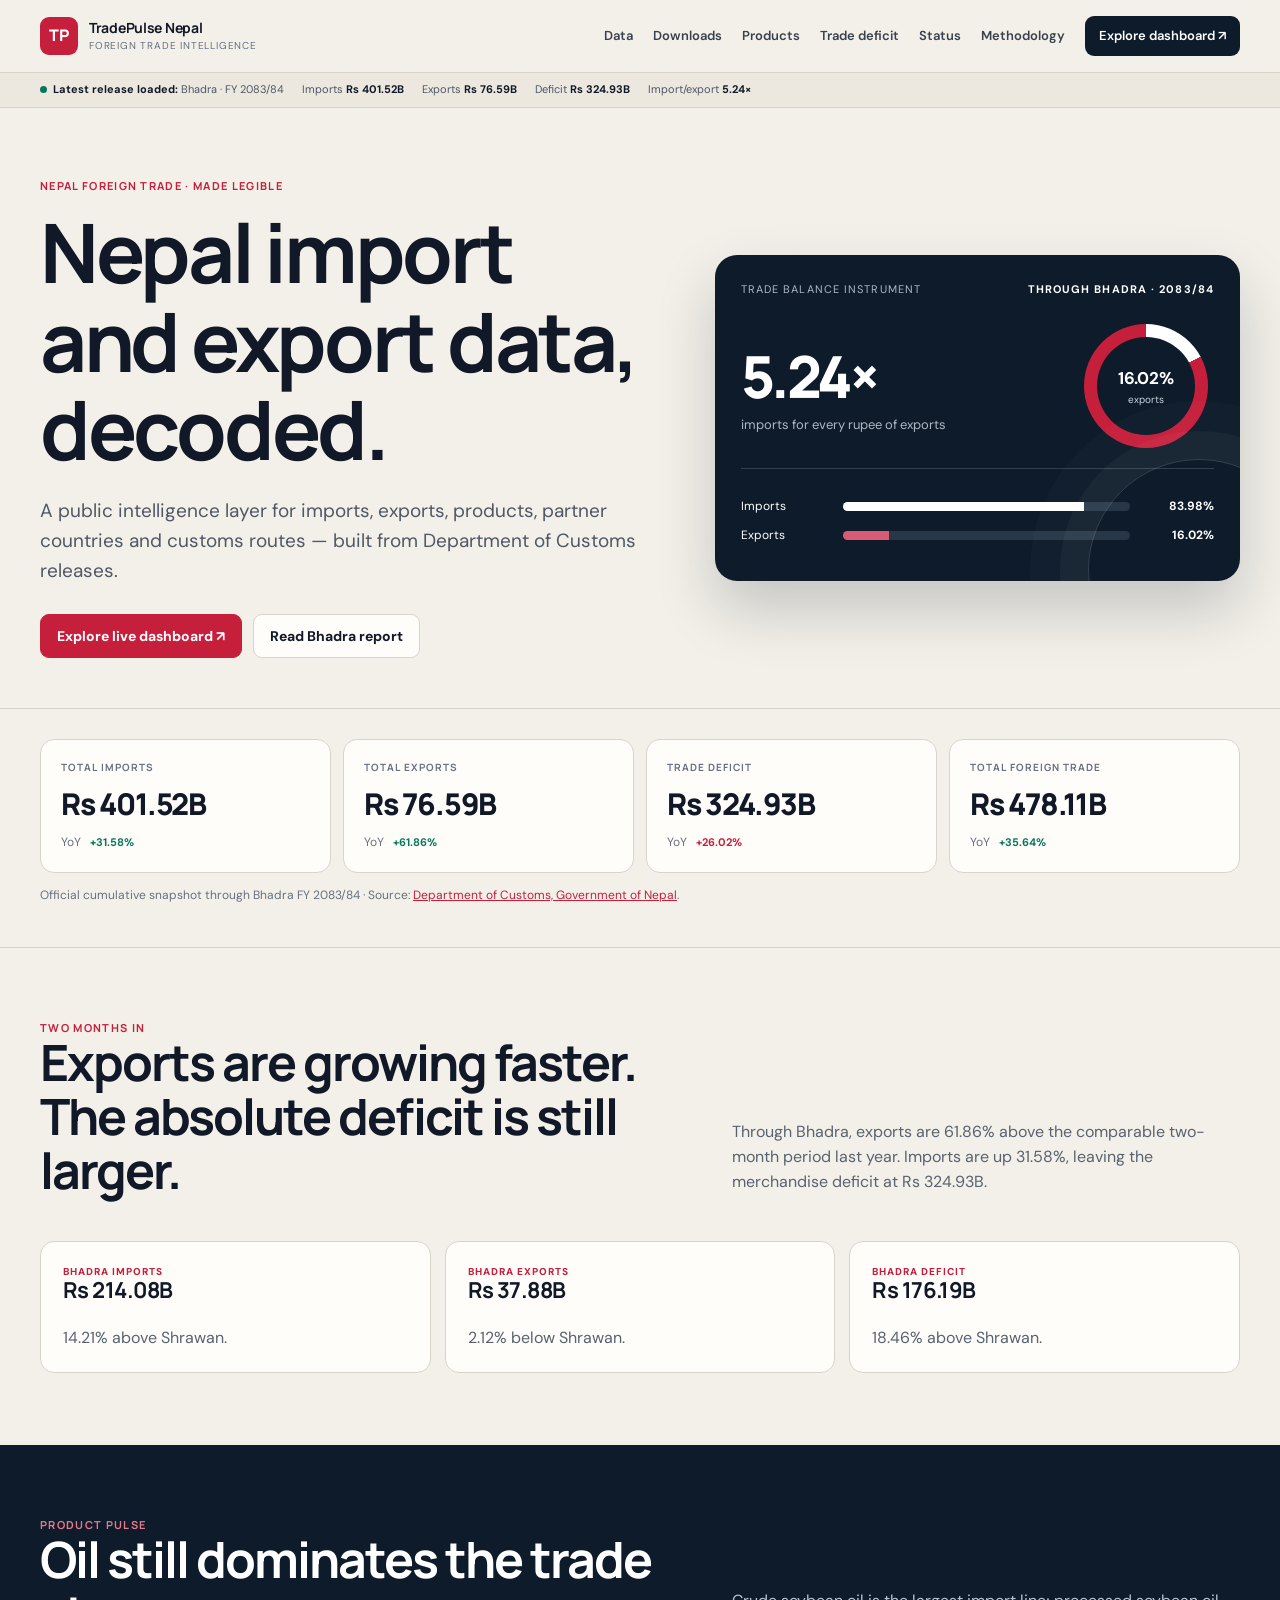
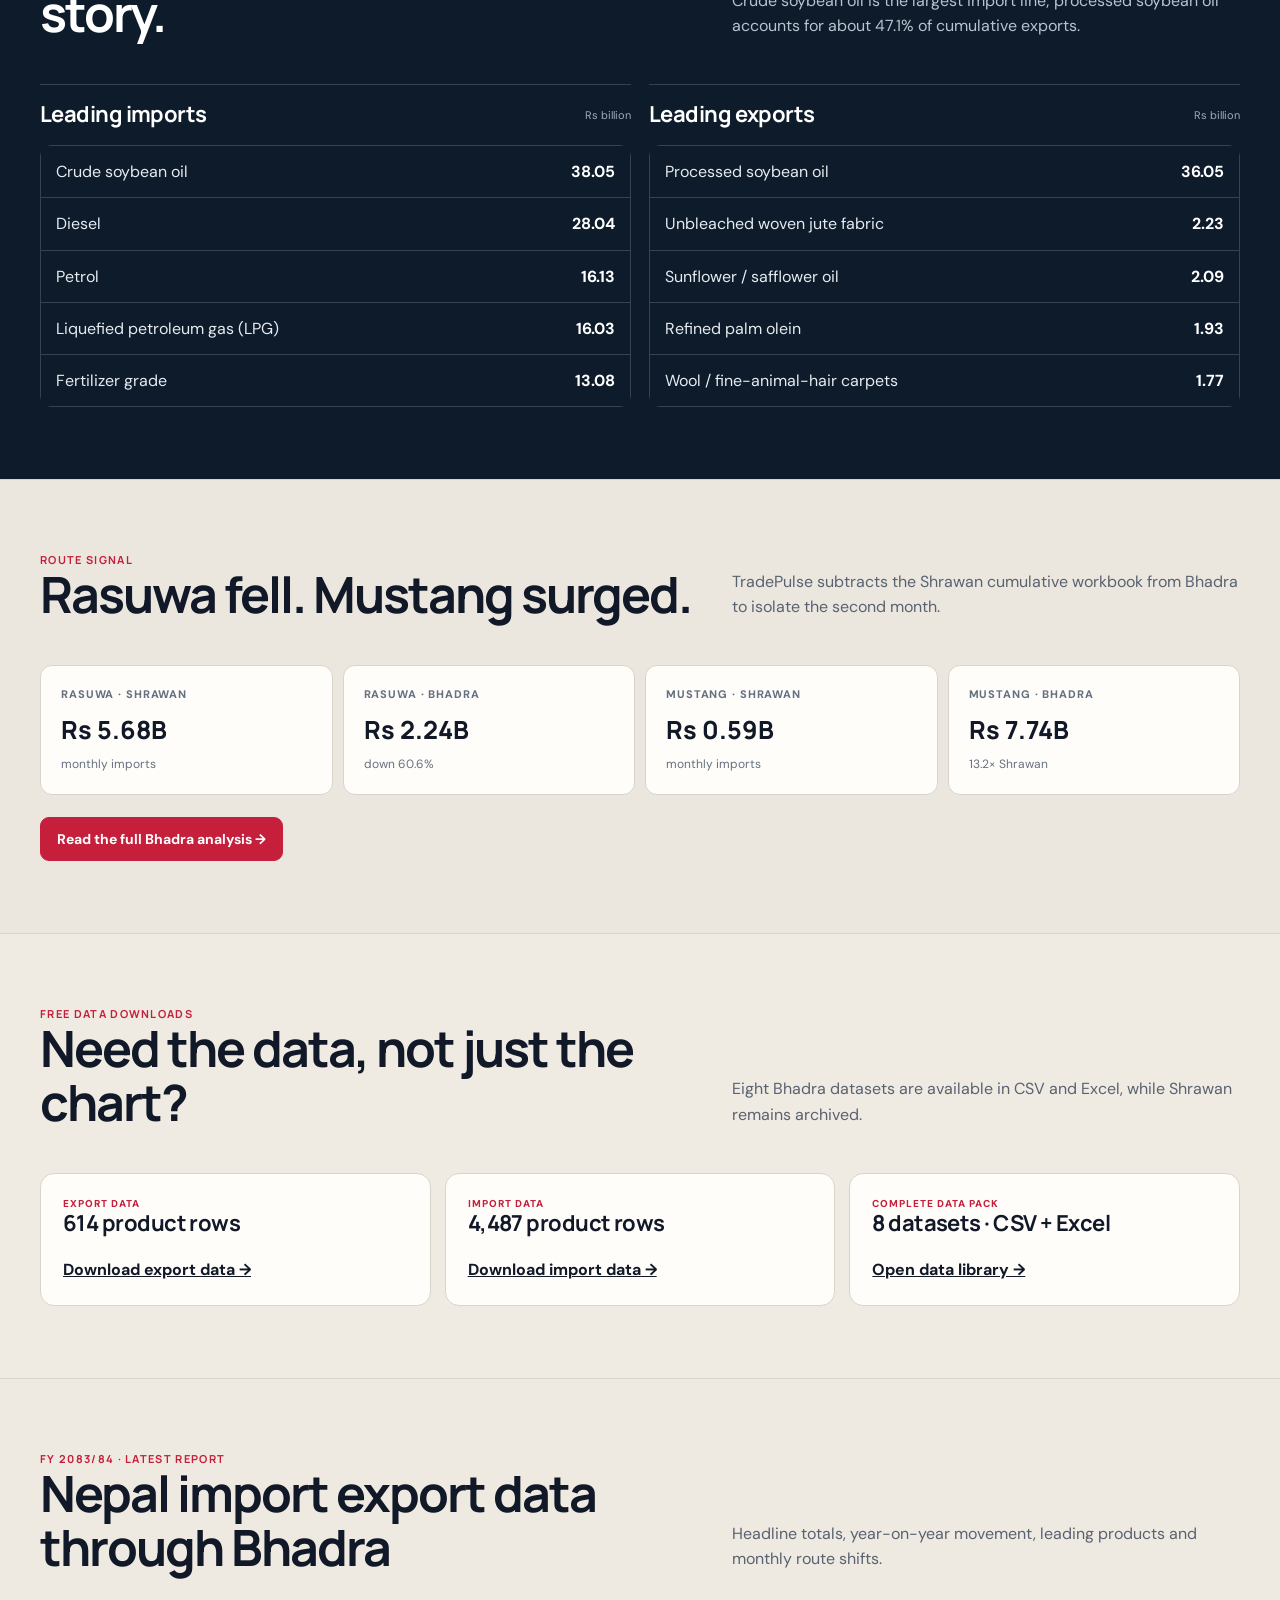
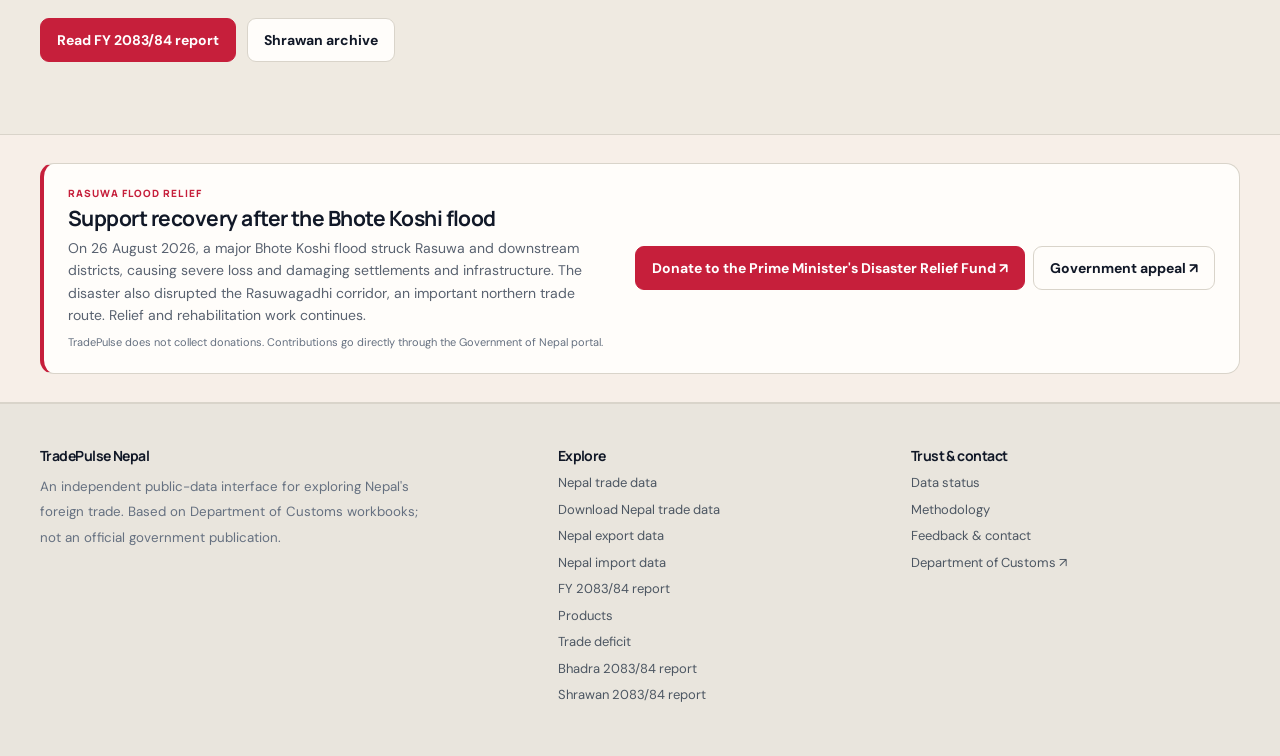
<file: index.html>
<!DOCTYPE html>

<html lang="en"><head><meta charset="utf-8"/><meta content="width=device-width,initial-scale=1" name="viewport"/><title>Nepal Import Export Data 2083/84 | TradePulse Nepal</title><meta content="Explore Nepal's latest import and export data through Bhadra FY 2083/84, with trade deficit, products, partner countries, customs routes and free datasets." name="description"/><link href="https://tradepulsenepal.com/" rel="canonical"/><meta content="index,follow,max-image-preview:large" name="robots"/><meta content="website" property="og:type"/><meta content="TradePulse Nepal" property="og:site_name"/><meta content="Nepal Import Export Data 2083/84 | TradePulse Nepal" property="og:title"/><meta content="Explore Nepal's latest import and export data through Bhadra FY 2083/84, with trade deficit, products, partner countries, customs routes and free datasets." property="og:description"/><meta content="https://tradepulsenepal.com/" property="og:url"/><meta content="summary_large_image" name="twitter:card"/><meta content="#c61f3b" name="theme-color"/><link href="favicon.svg" rel="icon"/><link href="manifest.webmanifest" rel="manifest"/><link href="styles.css?v=20260906-5" rel="stylesheet"/><meta content="TradePulse Nepal" name="author"/><meta content="TradePulse Nepal" name="application-name"/><meta content="en_NP" property="og:locale"/><meta content="https://tradepulsenepal.com/social-preview.png" property="og:image"/><meta content="1200" property="og:image:width"/><meta content="630" property="og:image:height"/><meta content="TradePulse Nepal — Nepal import and export data" property="og:image:alt"/><meta content="Nepal Import Export Data 2083/84 | TradePulse Nepal" name="twitter:title"/><meta content="Explore Nepal's latest import and export data through Bhadra FY 2083/84, with trade deficit, products, partner countries, customs routes and free datasets." name="twitter:description"/><meta content="https://tradepulsenepal.com/social-preview.png" name="twitter:image"/><script type="application/ld+json">{"@context":"https://schema.org","@graph":[{"@type":"Organization","@id":"https://tradepulsenepal.com/#organization","name":"TradePulse Nepal","url":"https://tradepulsenepal.com/","description":"Independent public-data project that processes and explains Nepal foreign trade statistics from Department of Customs releases."},{"@type":"WebSite","@id":"https://tradepulsenepal.com/#website","url":"https://tradepulsenepal.com/","name":"TradePulse Nepal","publisher":{"@id":"https://tradepulsenepal.com/#organization"},"inLanguage":"en"},{"@type":"WebPage","@id":"https://tradepulsenepal.com/#webpage","url":"https://tradepulsenepal.com/","name":"Nepal Import Export Data 2083/84 | TradePulse Nepal","description":"Explore Nepal's latest import and export data through Bhadra FY 2083/84, with trade deficit, products, partner countries, customs routes and free datasets.","isPartOf":{"@id":"https://tradepulsenepal.com/#website"},"dateModified":"2026-09-28","publisher":{"@id":"https://tradepulsenepal.com/#organization"},"inLanguage":"en"}]}</script><style id="tp-relief-style">.relief-appeal{padding:28px 0;background:#f7efe8;border-top:1px solid var(--line);border-bottom:1px solid var(--line)}
.relief-card{display:grid;grid-template-columns:1fr auto;gap:28px;align-items:center;background:var(--surface);border:1px solid var(--line);border-left:4px solid var(--red);border-radius:14px;padding:22px 24px}
.relief-kicker{font:800 10px Manrope,sans-serif;letter-spacing:.11em;text-transform:uppercase;color:var(--red);margin-bottom:7px}
.relief-card h3{margin:0 0 8px;font-size:21px}.relief-card p{margin:0;color:#596270;font-size:14px;max-width:820px}
.relief-actions{display:flex;gap:8px;flex-wrap:wrap;justify-content:flex-end}.relief-note{margin-top:8px!important;font-size:11px!important;color:var(--muted)!important}
@media(max-width:760px){.relief-card{grid-template-columns:1fr;gap:16px;padding:19px}.relief-actions{justify-content:flex-start}.relief-actions .btn{width:100%}}</style></head><body><header class="site-head"><div class="wrap nav"><a class="brand" href="index.html"><span class="brand-mark">TP</span><span class="brand-copy"><strong>TradePulse Nepal</strong><span>Foreign trade intelligence</span></span></a><button aria-label="Toggle navigation" class="menu">Menu</button><nav class="navlinks"><a href="nepal-trade-data.html">Data</a><a href="nepal-trade-data-download.html">Downloads</a><a href="products.html">Products</a><a href="trade-deficit.html">Trade deficit</a><a href="status.html">Status</a><a href="about.html">Methodology</a><a class="nav-cta" href="https://app.tradepulsenepal.com" rel="noopener" target="_blank">Explore dashboard ↗</a></nav></div></header><div class="ticker"><div class="wrap ticker-inner"><span><i class="live-dot"></i><b>Latest release loaded:</b> Bhadra · FY 2083/84</span><span>Imports <b>Rs 401.52B</b></span><span>Exports <b>Rs 76.59B</b></span><span>Deficit <b>Rs 324.93B</b></span><span>Import/export <b>5.24×</b></span></div></div>
<main>
<section class="hero"><div class="wrap hero-grid"><div class="reveal"><div class="eyebrow">Nepal foreign trade · made legible</div><h1>Nepal import and export data, decoded.</h1><p class="lede">A public intelligence layer for imports, exports, products, partner countries and customs routes — built from Department of Customs releases.</p><div class="actions"><a class="btn primary" href="https://app.tradepulsenepal.com" rel="noopener" target="_blank">Explore live dashboard ↗</a><a class="btn" href="bhadra-2083-84-trade-report.html">Read Bhadra report</a></div></div><div class="instrument reveal"><div class="instrument-head"><span>Trade balance instrument</span><span class="instrument-period">Through Bhadra · 2083/84</span></div><div class="ratio"><div><div class="ratio-big">5.24×</div><div class="ratio-label">imports for every rupee of exports</div></div><div class="ring"><div class="ring-copy"><span><b>16.02%</b>exports</span></div></div></div><div class="meter"><div class="meter-row"><span>Imports</span><div class="meter-bar"><div class="meter-fill" style="width:83.98%"></div></div><span class="meter-value">83.98%</span></div><div class="meter-row export"><span>Exports</span><div class="meter-bar"><div class="meter-fill" style="width:16.02%"></div></div><span class="meter-value">16.02%</span></div></div></div></div></section>
<section class="snapshot"><div class="wrap"><div class="metrics reveal"><div class="metric"><div class="metric-label">Total imports</div><div class="metric-value">Rs 401.52B</div><div class="metric-note">YoY <span class="delta up">+31.58%</span></div></div><div class="metric"><div class="metric-label">Total exports</div><div class="metric-value">Rs 76.59B</div><div class="metric-note">YoY <span class="delta up">+61.86%</span></div></div><div class="metric"><div class="metric-label">Trade deficit</div><div class="metric-value">Rs 324.93B</div><div class="metric-note">YoY <span class="delta pressure">+26.02%</span></div></div><div class="metric"><div class="metric-label">Total foreign trade</div><div class="metric-value">Rs 478.11B</div><div class="metric-note">YoY <span class="delta up">+35.64%</span></div></div></div><p class="source-note">Official cumulative snapshot through Bhadra FY 2083/84 · Source: <a href="https://customs.gov.np/category/summary-of-business-revenue-2083-084/?page=1" rel="noopener" target="_blank">Department of Customs, Government of Nepal</a>.</p></div></section>
<section class="section"><div class="wrap"><div class="section-head"><div><div class="eyebrow">Two months in</div><h2>Exports are growing faster. The absolute deficit is still larger.</h2></div><p class="section-copy">Through Bhadra, exports are 61.86% above the comparable two-month period last year. Imports are up 31.58%, leaving the merchandise deficit at Rs 324.93B.</p></div><div class="grid3"><div class="card"><div class="card-kicker">Bhadra imports</div><h3>Rs 214.08B</h3><p>14.21% above Shrawan.</p></div><div class="card"><div class="card-kicker">Bhadra exports</div><h3>Rs 37.88B</h3><p>2.12% below Shrawan.</p></div><div class="card"><div class="card-kicker">Bhadra deficit</div><h3>Rs 176.19B</h3><p>18.46% above Shrawan.</p></div></div></div></section>
<section class="dark-section"><div class="wrap"><div class="section-head"><div><div class="eyebrow" style="color:#e9788c">Product pulse</div><h2>Oil still dominates the trade story.</h2></div><p class="section-copy">Crude soybean oil is the largest import line; processed soybean oil accounts for about 47.1% of cumulative exports.</p></div><div class="product-grid"><div class="product-panel"><div class="panel-head"><h3>Leading imports</h3><span>Rs billion</span></div><div class="table-wrap dark-table"><table class="rank-table"><tbody><tr><td>Crude soybean oil</td><td>38.05</td></tr><tr><td>Diesel</td><td>28.04</td></tr><tr><td>Petrol</td><td>16.13</td></tr><tr><td>Liquefied petroleum gas (LPG)</td><td>16.03</td></tr><tr><td>Fertilizer grade</td><td>13.08</td></tr></tbody></table></div></div><div class="product-panel"><div class="panel-head"><h3>Leading exports</h3><span>Rs billion</span></div><div class="table-wrap dark-table"><table class="rank-table"><tbody><tr><td>Processed soybean oil</td><td>36.05</td></tr><tr><td>Unbleached woven jute fabric</td><td>2.23</td></tr><tr><td>Sunflower / safflower oil</td><td>2.09</td></tr><tr><td>Refined palm olein</td><td>1.93</td></tr><tr><td>Wool / fine-animal-hair carpets</td><td>1.77</td></tr></tbody></table></div></div></div></div></section>
<section class="section route-section"><div class="wrap"><div class="section-head"><div><div class="eyebrow">Route signal</div><h2>Rasuwa fell. Mustang surged.</h2></div><p class="section-copy">TradePulse subtracts the Shrawan cumulative workbook from Bhadra to isolate the second month.</p></div><div class="route-grid"><div class="route-stat"><span>Rasuwa · Shrawan</span><strong>Rs 5.68B</strong><small>monthly imports</small></div><div class="route-stat"><span>Rasuwa · Bhadra</span><strong>Rs 2.24B</strong><small>down 60.6%</small></div><div class="route-stat"><span>Mustang · Shrawan</span><strong>Rs 0.59B</strong><small>monthly imports</small></div><div class="route-stat"><span>Mustang · Bhadra</span><strong>Rs 7.74B</strong><small>13.2× Shrawan</small></div></div><div class="actions" style="margin-top:22px"><a class="btn primary" href="bhadra-2083-84-trade-report.html">Read the full Bhadra analysis →</a></div></div></section>
<section class="section data-promo"><div class="wrap"><div class="section-head"><div><div class="eyebrow">Free data downloads</div><h2>Need the data, not just the chart?</h2></div><p class="section-copy">Eight Bhadra datasets are available in CSV and Excel, while Shrawan remains archived.</p></div><div class="grid3"><div class="card"><div class="card-kicker">Export data</div><h3>614 product rows</h3><a href="nepal-export-data.html"><b>Download export data →</b></a></div><div class="card"><div class="card-kicker">Import data</div><h3>4,487 product rows</h3><a href="nepal-import-data.html"><b>Download import data →</b></a></div><div class="card"><div class="card-kicker">Complete data pack</div><h3>8 datasets · CSV + Excel</h3><a href="nepal-trade-data-download.html"><b>Open data library →</b></a></div></div></div></section>
<section class="section seo-release"><div class="wrap"><div class="section-head"><div><div class="eyebrow">FY 2083/84 · latest report</div><h2>Nepal import export data through Bhadra</h2></div><p class="section-copy">Headline totals, year-on-year movement, leading products and monthly route shifts.</p></div><div class="actions"><a class="btn primary" href="nepal-trade-data-2083-84.html">Read FY 2083/84 report</a><a class="btn" href="shrawan-2083-84-trade-report.html">Shrawan archive</a></div></div></section>
</main><section aria-label="Rasuwa flood relief appeal" class="relief-appeal"><div class="wrap"><div class="relief-card"><div><div class="relief-kicker">Rasuwa flood relief</div><h3>Support recovery after the Bhote Koshi flood</h3><p>On 26 August 2026, a major Bhote Koshi flood struck Rasuwa and downstream districts, causing severe loss and damaging settlements and infrastructure. The disaster also disrupted the Rasuwagadhi corridor, an important northern trade route. Relief and rehabilitation work continues.</p><p class="relief-note">TradePulse does not collect donations. Contributions go directly through the Government of Nepal portal.</p></div><div class="relief-actions"><a class="btn primary" href="https://pmdrf.nchl.com.np/" rel="noopener" target="_blank">Donate to the Prime Minister's Disaster Relief Fund ↗</a><a class="btn" href="https://www.moha.gov.np/en/post/ha-ra-tha-ka-apa-l-11" rel="noopener" target="_blank">Government appeal ↗</a></div></div></div></section><footer class="footer"><div class="wrap footer-grid"><div class="footer-brand"><h4>TradePulse Nepal</h4><small>An independent public-data interface for exploring Nepal's foreign trade. Based on Department of Customs workbooks; not an official government publication.</small></div><div><h4>Explore</h4><a href="nepal-trade-data.html">Nepal trade data</a><a href="nepal-trade-data-download.html">Download Nepal trade data</a><a href="nepal-export-data.html">Nepal export data</a><a href="nepal-import-data.html">Nepal import data</a><a href="nepal-trade-data-2083-84.html">FY 2083/84 report</a><a href="products.html">Products</a><a href="trade-deficit.html">Trade deficit</a><a href="bhadra-2083-84-trade-report.html">Bhadra 2083/84 report</a><a href="shrawan-2083-84-trade-report.html">Shrawan 2083/84 report</a></div><div><h4>Trust &amp; contact</h4><a href="status.html">Data status</a><a href="about.html">Methodology</a><a href="about.html#feedback">Feedback &amp; contact</a><a href="https://customs.gov.np/category/summary-of-business-revenue-2083-084/?page=1" rel="noopener" target="_blank">Department of Customs ↗</a></div></div></footer><script src="script.js?v=20260906-5"></script></body></html>
</file>
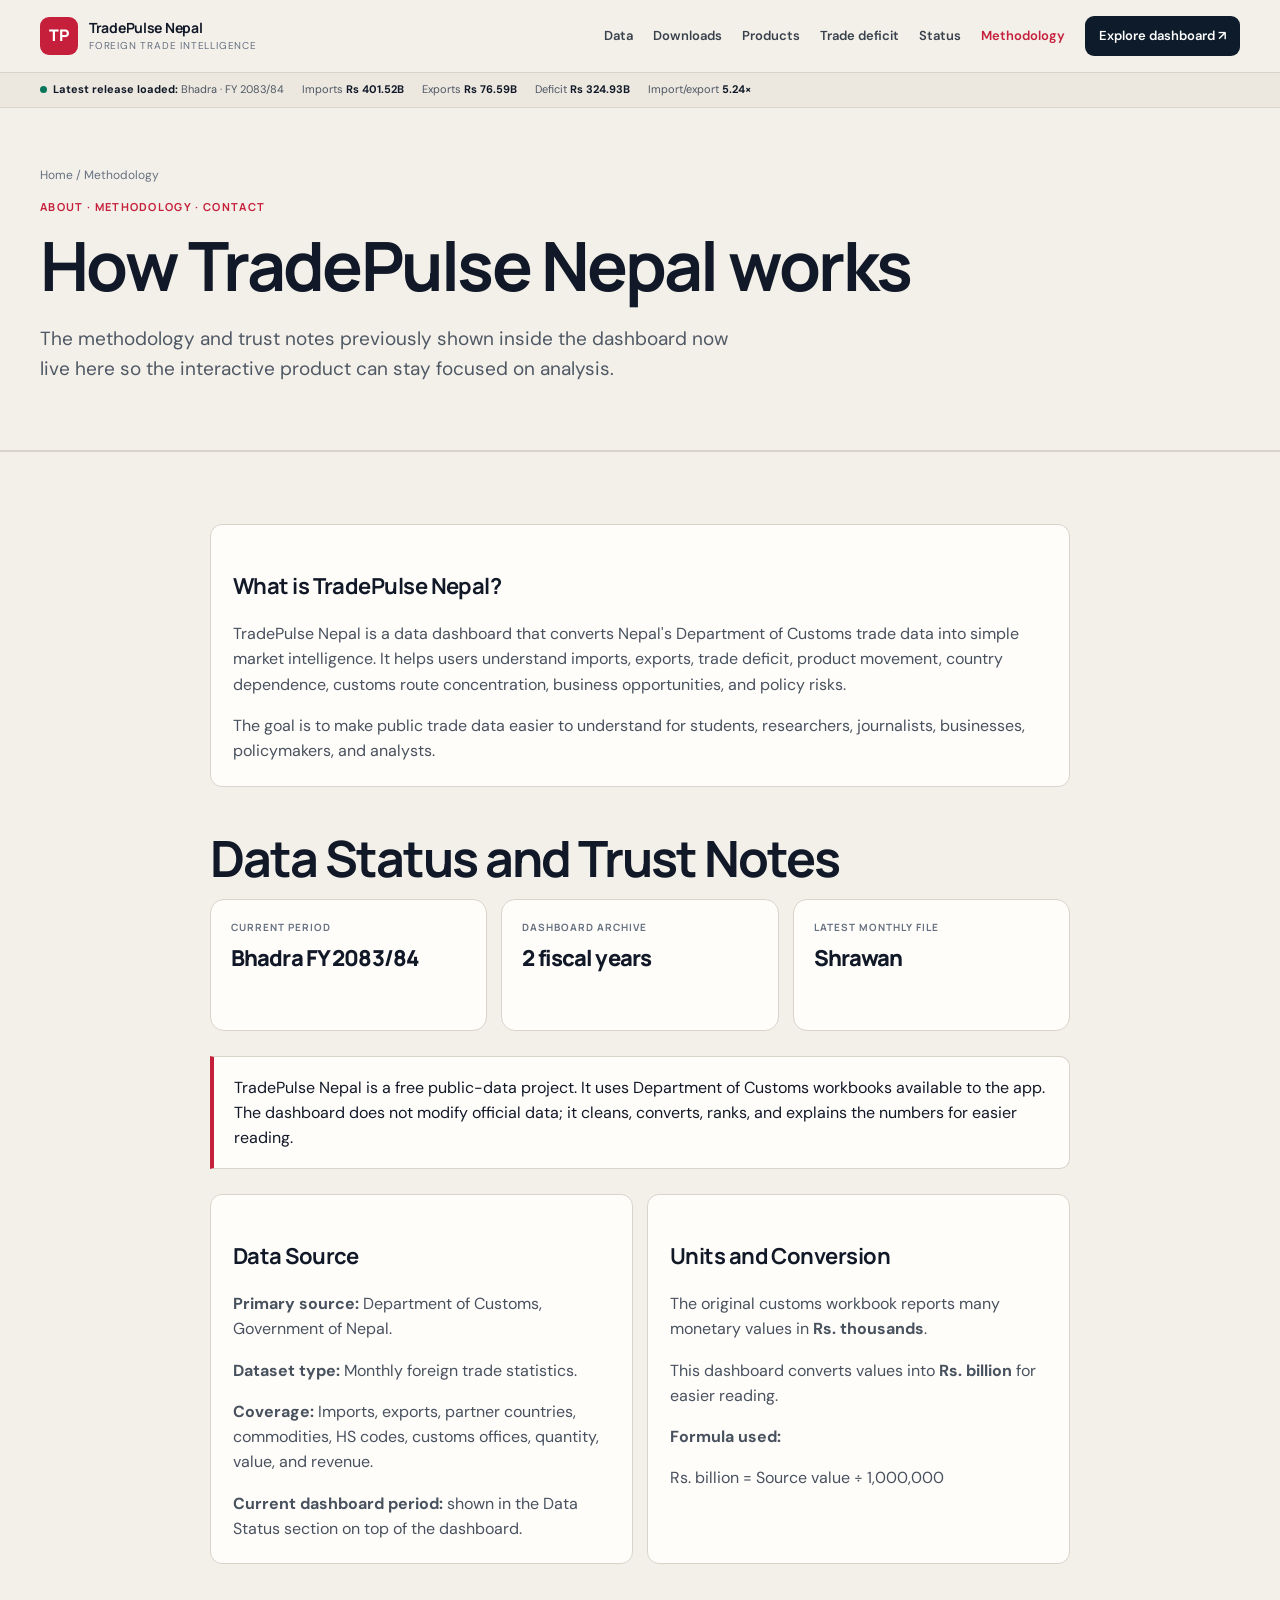
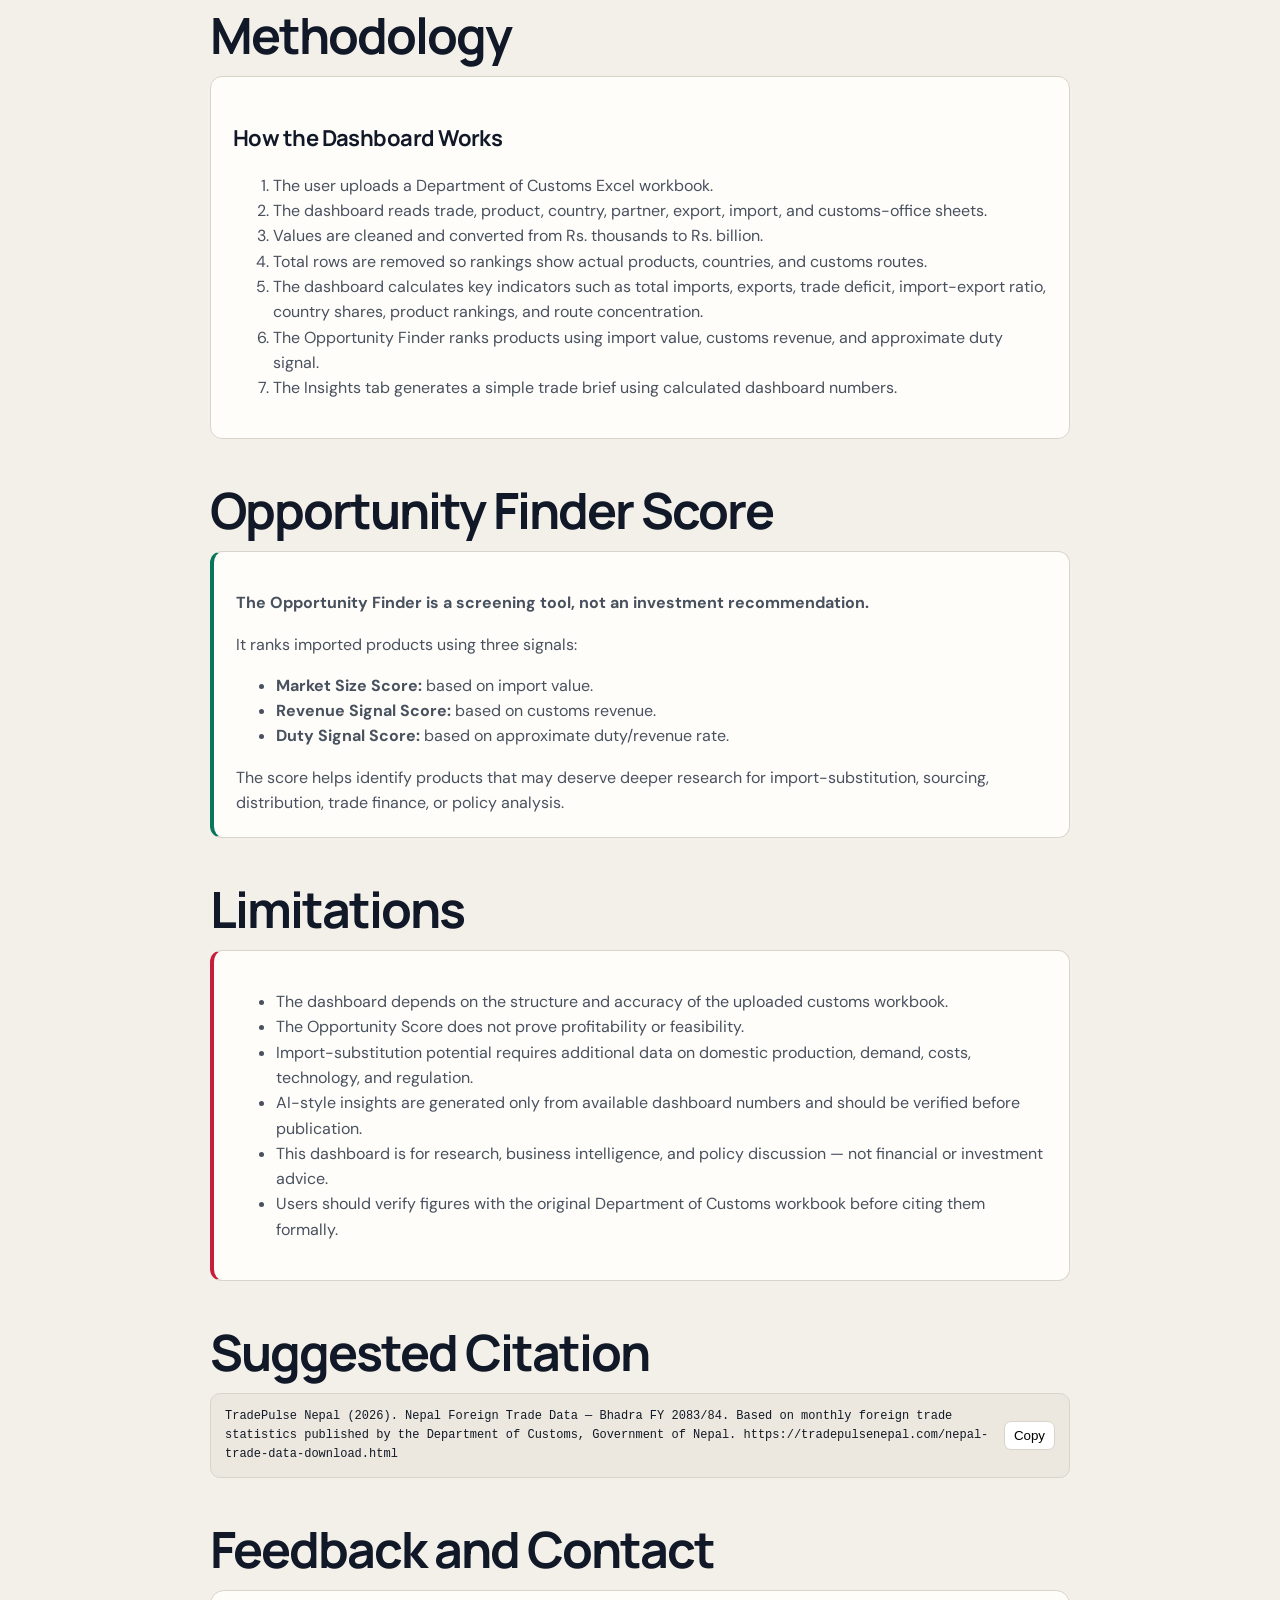
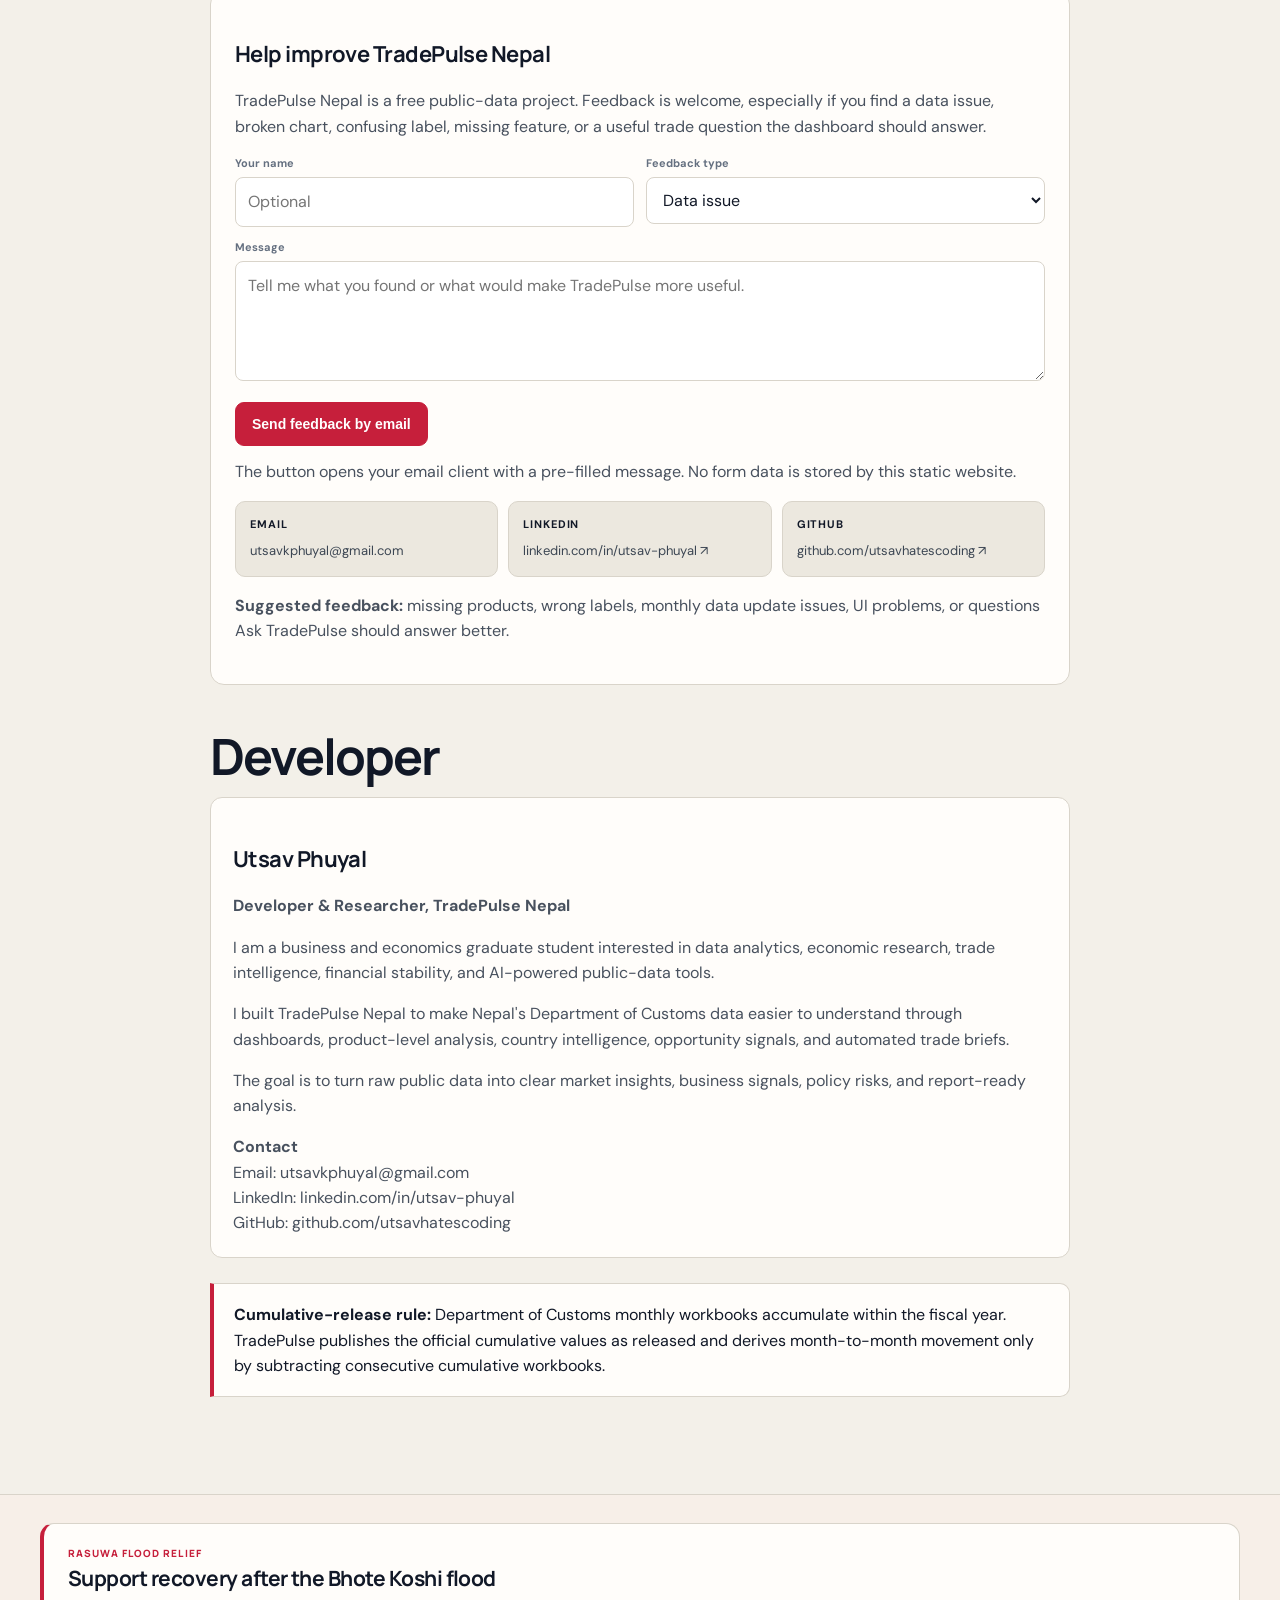
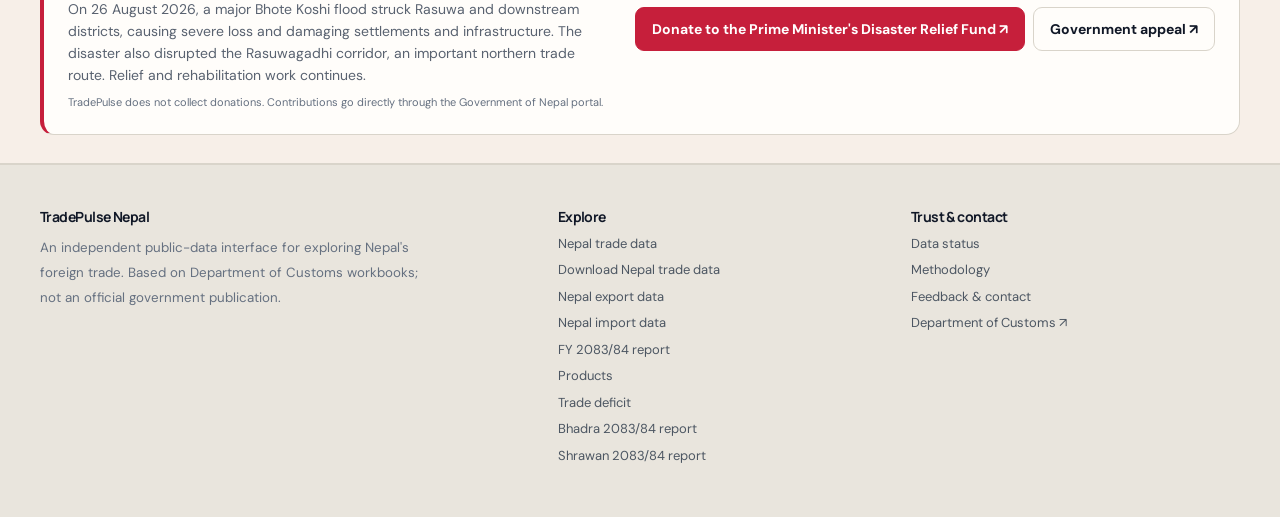
<file: about.html>
<!DOCTYPE html>

<html lang="en"><head><meta charset="utf-8"/><meta content="width=device-width,initial-scale=1" name="viewport"/><title>TradePulse Nepal Methodology, Data Source &amp; Contact</title><meta content="How TradePulse Nepal processes cumulative Department of Customs releases and derives month-to-month movement." name="description"/><link href="https://tradepulsenepal.com/about.html" rel="canonical"/><meta content="index,follow,max-image-preview:large" name="robots"/><meta content="website" property="og:type"/><meta content="TradePulse Nepal" property="og:site_name"/><meta content="TradePulse Nepal Methodology, Data Source &amp; Contact" property="og:title"/><meta content="How TradePulse Nepal processes cumulative Department of Customs releases and derives month-to-month movement." property="og:description"/><meta content="https://tradepulsenepal.com/about.html" property="og:url"/><meta content="summary_large_image" name="twitter:card"/><meta content="#c61f3b" name="theme-color"/><link href="favicon.svg" rel="icon"/><link href="manifest.webmanifest" rel="manifest"/><link href="styles.css?v=20260906-5" rel="stylesheet"/><meta content="TradePulse Nepal" name="author"/><meta content="TradePulse Nepal" name="application-name"/><meta content="en_NP" property="og:locale"/><meta content="https://tradepulsenepal.com/social-preview.png" property="og:image"/><meta content="1200" property="og:image:width"/><meta content="630" property="og:image:height"/><meta content="TradePulse Nepal — Nepal import and export data" property="og:image:alt"/><meta content="TradePulse Nepal Methodology, Data Source &amp; Contact" name="twitter:title"/><meta content="How TradePulse Nepal processes cumulative Department of Customs releases and derives month-to-month movement." name="twitter:description"/><meta content="https://tradepulsenepal.com/social-preview.png" name="twitter:image"/><script type="application/ld+json">{"@context":"https://schema.org","@graph":[{"@type":"Organization","@id":"https://tradepulsenepal.com/#organization","name":"TradePulse Nepal","url":"https://tradepulsenepal.com/","description":"Independent public-data project that processes and explains Nepal foreign trade statistics from Department of Customs releases."},{"@type":"WebSite","@id":"https://tradepulsenepal.com/#website","url":"https://tradepulsenepal.com/","name":"TradePulse Nepal","publisher":{"@id":"https://tradepulsenepal.com/#organization"},"inLanguage":"en"},{"@type":"WebPage","@id":"https://tradepulsenepal.com/about.html#webpage","url":"https://tradepulsenepal.com/about.html","name":"TradePulse Nepal Methodology, Data Source & Contact","description":"How TradePulse Nepal processes cumulative Department of Customs releases and derives month-to-month movement.","isPartOf":{"@id":"https://tradepulsenepal.com/#website"},"dateModified":"2026-09-28","publisher":{"@id":"https://tradepulsenepal.com/#organization"},"inLanguage":"en"}]}</script><style id="tp-relief-style">.relief-appeal{padding:28px 0;background:#f7efe8;border-top:1px solid var(--line);border-bottom:1px solid var(--line)}
.relief-card{display:grid;grid-template-columns:1fr auto;gap:28px;align-items:center;background:var(--surface);border:1px solid var(--line);border-left:4px solid var(--red);border-radius:14px;padding:22px 24px}
.relief-kicker{font:800 10px Manrope,sans-serif;letter-spacing:.11em;text-transform:uppercase;color:var(--red);margin-bottom:7px}
.relief-card h3{margin:0 0 8px;font-size:21px}.relief-card p{margin:0;color:#596270;font-size:14px;max-width:820px}
.relief-actions{display:flex;gap:8px;flex-wrap:wrap;justify-content:flex-end}.relief-note{margin-top:8px!important;font-size:11px!important;color:var(--muted)!important}
@media(max-width:760px){.relief-card{grid-template-columns:1fr;gap:16px;padding:19px}.relief-actions{justify-content:flex-start}.relief-actions .btn{width:100%}}</style></head><body><header class="site-head"><div class="wrap nav"><a class="brand" href="index.html"><span class="brand-mark">TP</span><span class="brand-copy"><strong>TradePulse Nepal</strong><span>Foreign trade intelligence</span></span></a><button aria-label="Toggle navigation" class="menu">Menu</button><nav class="navlinks"><a href="nepal-trade-data.html">Data</a><a href="nepal-trade-data-download.html">Downloads</a><a href="products.html">Products</a><a href="trade-deficit.html">Trade deficit</a><a href="status.html">Status</a><a aria-current="page" href="about.html">Methodology</a><a class="nav-cta" href="https://tradepulsenepal.streamlit.app/" rel="noopener" target="_blank">Explore dashboard ↗</a></nav></div></header><div class="ticker"><div class="wrap ticker-inner"><span><i class="live-dot"></i><b>Latest release loaded:</b> Bhadra · FY 2083/84</span><span>Imports <b>Rs 401.52B</b></span><span>Exports <b>Rs 76.59B</b></span><span>Deficit <b>Rs 324.93B</b></span><span>Import/export <b>5.24×</b></span></div></div><main><section class="page-hero"><div class="wrap"><div class="crumb"><a href="index.html">Home</a> / Methodology</div><div class="eyebrow">About · methodology · contact</div><h1>How TradePulse Nepal works</h1><p class="lede">The methodology and trust notes previously shown inside the dashboard now live here so the interactive product can stay focused on analysis.</p></div></section><section class="section"><div class="wrap prose"><div class="method-card"><h3>What is TradePulse Nepal?</h3><p>TradePulse Nepal is a data dashboard that converts Nepal's Department of Customs trade data into simple market intelligence. It helps users understand imports, exports, trade deficit, product movement, country dependence, customs route concentration, business opportunities, and policy risks.</p><p>The goal is to make public trade data easier to understand for students, researchers, journalists, businesses, policymakers, and analysts.</p></div><h2>Data Status and Trust Notes</h2><div class="grid3"><div class="metric"><div class="metric-label">Current period</div><div class="metric-value" style="font-size:22px">Bhadra FY 2083/84</div></div><div class="metric"><div class="metric-label">Dashboard archive</div><div class="metric-value" style="font-size:22px">2 fiscal years</div></div><div class="metric"><div class="metric-label">Latest monthly file</div><div class="metric-value" style="font-size:22px">Shrawan</div></div></div><div class="callout">TradePulse Nepal is a free public-data project. It uses Department of Customs workbooks available to the app. The dashboard does not modify official data; it cleans, converts, ranks, and explains the numbers for easier reading.</div><div class="two-col-prose"><div class="method-card"><h3>Data Source</h3><p><b>Primary source:</b> Department of Customs, Government of Nepal.</p><p><b>Dataset type:</b> Monthly foreign trade statistics.</p><p><b>Coverage:</b> Imports, exports, partner countries, commodities, HS codes, customs offices, quantity, value, and revenue.</p><p><b>Current dashboard period:</b> shown in the Data Status section on top of the dashboard.</p></div><div class="method-card"><h3>Units and Conversion</h3><p>The original customs workbook reports many monetary values in <b>Rs. thousands</b>.</p><p>This dashboard converts values into <b>Rs. billion</b> for easier reading.</p><p><b>Formula used:</b></p><p>Rs. billion = Source value ÷ 1,000,000</p></div></div><h2>Methodology</h2><div class="method-card"><h3>How the Dashboard Works</h3><ol><li>The user uploads a Department of Customs Excel workbook.</li><li>The dashboard reads trade, product, country, partner, export, import, and customs-office sheets.</li><li>Values are cleaned and converted from Rs. thousands to Rs. billion.</li><li>Total rows are removed so rankings show actual products, countries, and customs routes.</li><li>The dashboard calculates key indicators such as total imports, exports, trade deficit, import-export ratio, country shares, product rankings, and route concentration.</li><li>The Opportunity Finder ranks products using import value, customs revenue, and approximate duty signal.</li><li>The Insights tab generates a simple trade brief using calculated dashboard numbers.</li></ol></div><h2>Opportunity Finder Score</h2><div class="method-card opportunity"><p><b>The Opportunity Finder is a screening tool, not an investment recommendation.</b></p><p>It ranks imported products using three signals:</p><ul><li><b>Market Size Score:</b> based on import value.</li><li><b>Revenue Signal Score:</b> based on customs revenue.</li><li><b>Duty Signal Score:</b> based on approximate duty/revenue rate.</li></ul><p>The score helps identify products that may deserve deeper research for import-substitution, sourcing, distribution, trade finance, or policy analysis.</p></div><h2>Limitations</h2><div class="method-card risk"><ul><li>The dashboard depends on the structure and accuracy of the uploaded customs workbook.</li><li>The Opportunity Score does not prove profitability or feasibility.</li><li>Import-substitution potential requires additional data on domestic production, demand, costs, technology, and regulation.</li><li>AI-style insights are generated only from available dashboard numbers and should be verified before publication.</li><li>This dashboard is for research, business intelligence, and policy discussion — not financial or investment advice.</li><li>Users should verify figures with the original Department of Customs workbook before citing them formally.</li></ul></div><h2>Suggested Citation</h2><div class="citation"><span id="citation-text">TradePulse Nepal (2026). Nepal Foreign Trade Data — Bhadra FY 2083/84. Based on monthly foreign trade statistics published by the Department of Customs, Government of Nepal. https://tradepulsenepal.com/nepal-trade-data-download.html</span><button class="copy-btn" type="button">Copy</button></div><h2 id="feedback">Feedback and Contact</h2><div class="feedback-box"><h3>Help improve TradePulse Nepal</h3><p>TradePulse Nepal is a free public-data project. Feedback is welcome, especially if you find a data issue, broken chart, confusing label, missing feature, or a useful trade question the dashboard should answer.</p><form id="feedback-form"><div class="feedback-grid"><div class="field"><label for="name">Your name</label><input id="name" name="name" placeholder="Optional"/></div><div class="field"><label for="type">Feedback type</label><select id="type" name="type"><option>Data issue</option><option>Broken chart / UI</option><option>Missing feature</option><option>Trade question</option><option>General feedback</option></select></div><div class="field full"><label for="message">Message</label><textarea id="message" name="message" placeholder="Tell me what you found or what would make TradePulse more useful." required=""></textarea></div></div><div class="actions" style="margin-top:14px"><button class="btn primary" type="submit">Send feedback by email</button></div></form><p class="source-note">The button opens your email client with a pre-filled message. No form data is stored by this static website.</p><div class="contact-cards"><div class="contact-card"><b>Email</b><a href="mailto:utsavkphuyal@gmail.com">utsavkphuyal@gmail.com</a></div><div class="contact-card"><b>LinkedIn</b><a href="https://linkedin.com/in/utsav-phuyal" rel="noopener" target="_blank">linkedin.com/in/utsav-phuyal ↗</a></div><div class="contact-card"><b>GitHub</b><a href="https://github.com/utsavhatescoding" rel="noopener" target="_blank">github.com/utsavhatescoding ↗</a></div></div><p><b>Suggested feedback:</b> missing products, wrong labels, monthly data update issues, UI problems, or questions Ask TradePulse should answer better.</p></div><h2>Developer</h2><div class="method-card"><h3>Utsav Phuyal</h3><p><b>Developer &amp; Researcher, TradePulse Nepal</b></p><p>I am a business and economics graduate student interested in data analytics, economic research, trade intelligence, financial stability, and AI-powered public-data tools.</p><p>I built TradePulse Nepal to make Nepal's Department of Customs data easier to understand through dashboards, product-level analysis, country intelligence, opportunity signals, and automated trade briefs.</p><p>The goal is to turn raw public data into clear market insights, business signals, policy risks, and report-ready analysis.</p><p><b>Contact</b><br/>Email: utsavkphuyal@gmail.com<br/>LinkedIn: linkedin.com/in/utsav-phuyal<br/>GitHub: github.com/utsavhatescoding</p></div><div class="callout"><b>Cumulative-release rule:</b> Department of Customs monthly workbooks accumulate within the fiscal year. TradePulse publishes the official cumulative values as released and derives month-to-month movement only by subtracting consecutive cumulative workbooks.</div></div></section></main><section aria-label="Rasuwa flood relief appeal" class="relief-appeal"><div class="wrap"><div class="relief-card"><div><div class="relief-kicker">Rasuwa flood relief</div><h3>Support recovery after the Bhote Koshi flood</h3><p>On 26 August 2026, a major Bhote Koshi flood struck Rasuwa and downstream districts, causing severe loss and damaging settlements and infrastructure. The disaster also disrupted the Rasuwagadhi corridor, an important northern trade route. Relief and rehabilitation work continues.</p><p class="relief-note">TradePulse does not collect donations. Contributions go directly through the Government of Nepal portal.</p></div><div class="relief-actions"><a class="btn primary" href="https://pmdrf.nchl.com.np/" rel="noopener" target="_blank">Donate to the Prime Minister's Disaster Relief Fund ↗</a><a class="btn" href="https://www.moha.gov.np/en/post/ha-ra-tha-ka-apa-l-11" rel="noopener" target="_blank">Government appeal ↗</a></div></div></div></section><footer class="footer"><div class="wrap footer-grid"><div class="footer-brand"><h4>TradePulse Nepal</h4><small>An independent public-data interface for exploring Nepal's foreign trade. Based on Department of Customs workbooks; not an official government publication.</small></div><div><h4>Explore</h4><a href="nepal-trade-data.html">Nepal trade data</a><a href="nepal-trade-data-download.html">Download Nepal trade data</a><a href="nepal-export-data.html">Nepal export data</a><a href="nepal-import-data.html">Nepal import data</a><a href="nepal-trade-data-2083-84.html">FY 2083/84 report</a><a href="products.html">Products</a><a href="trade-deficit.html">Trade deficit</a><a href="bhadra-2083-84-trade-report.html">Bhadra 2083/84 report</a><a href="shrawan-2083-84-trade-report.html">Shrawan 2083/84 report</a></div><div><h4>Trust &amp; contact</h4><a href="status.html">Data status</a><a href="about.html">Methodology</a><a href="about.html#feedback">Feedback &amp; contact</a><a href="https://customs.gov.np/category/summary-of-business-revenue-2083-084/?page=1" rel="noopener" target="_blank">Department of Customs ↗</a></div></div></footer><script src="script.js?v=20260906-5"></script></body></html>
</file>
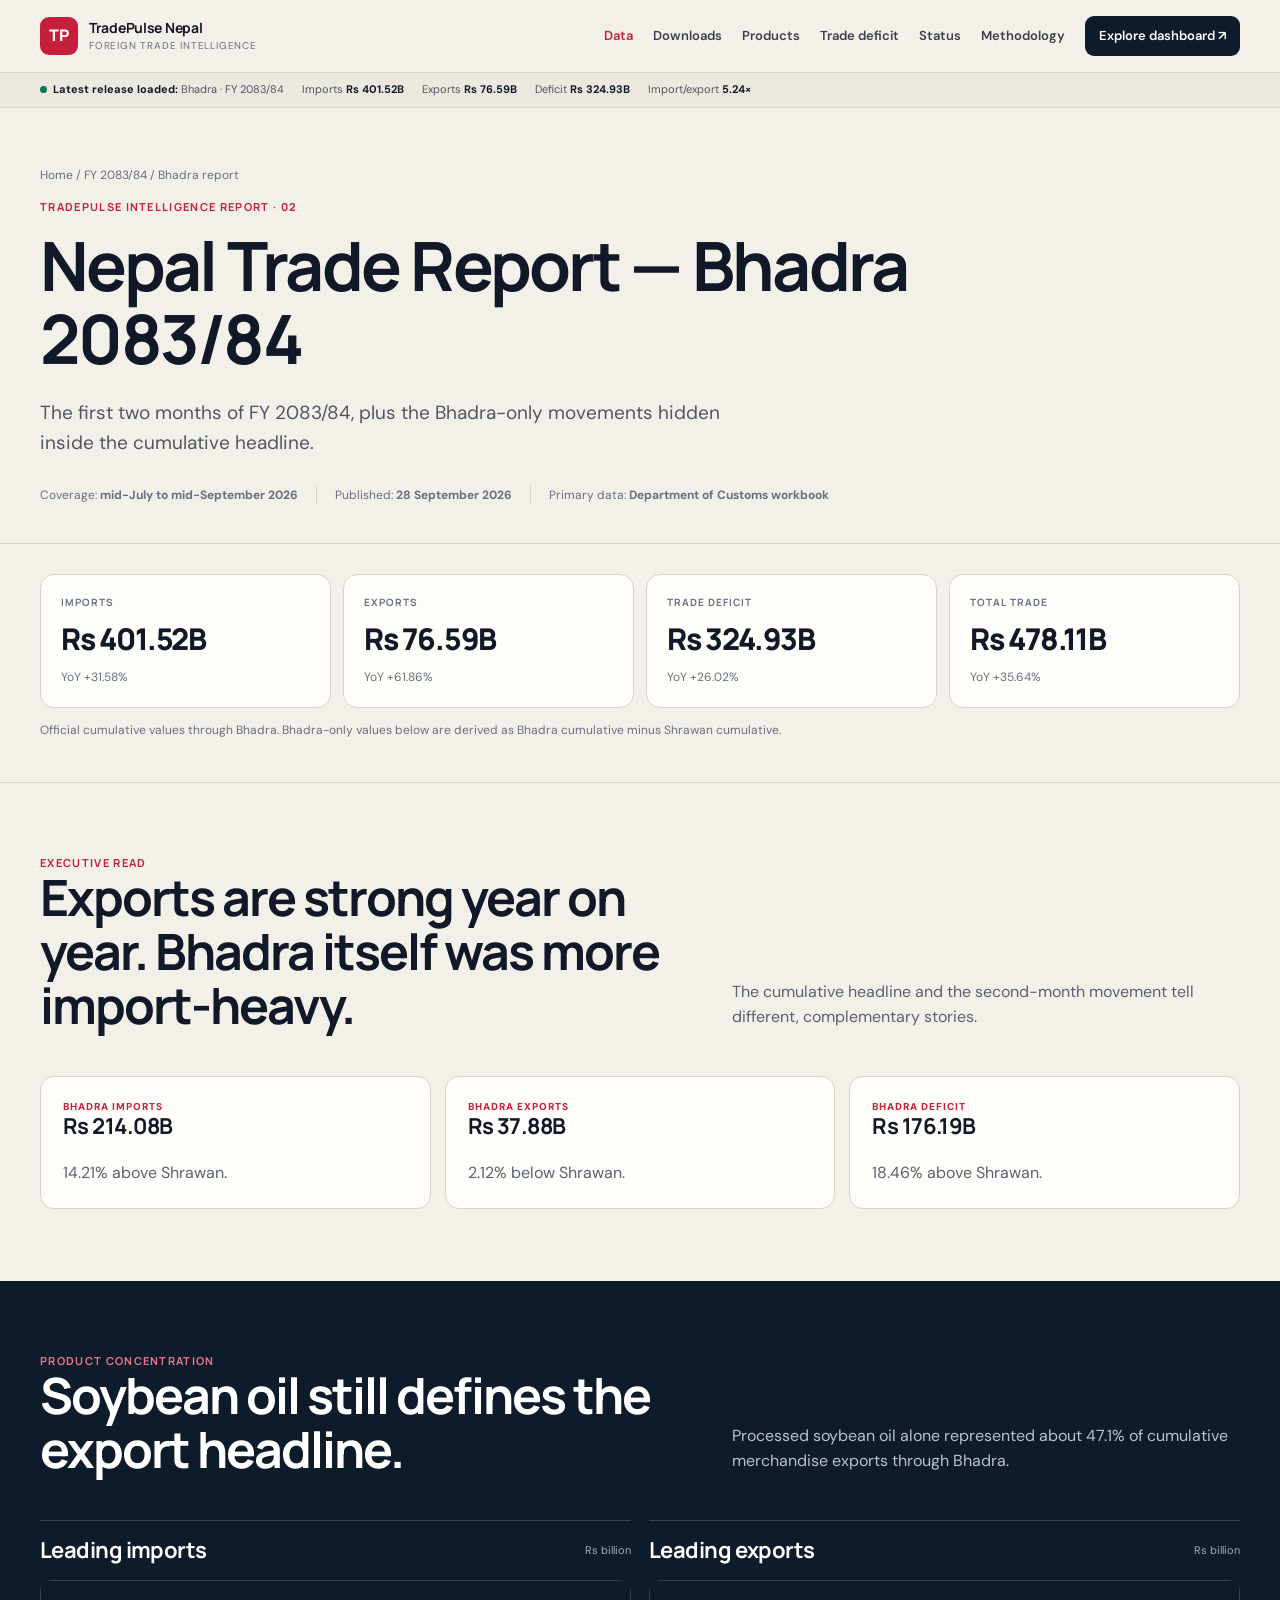
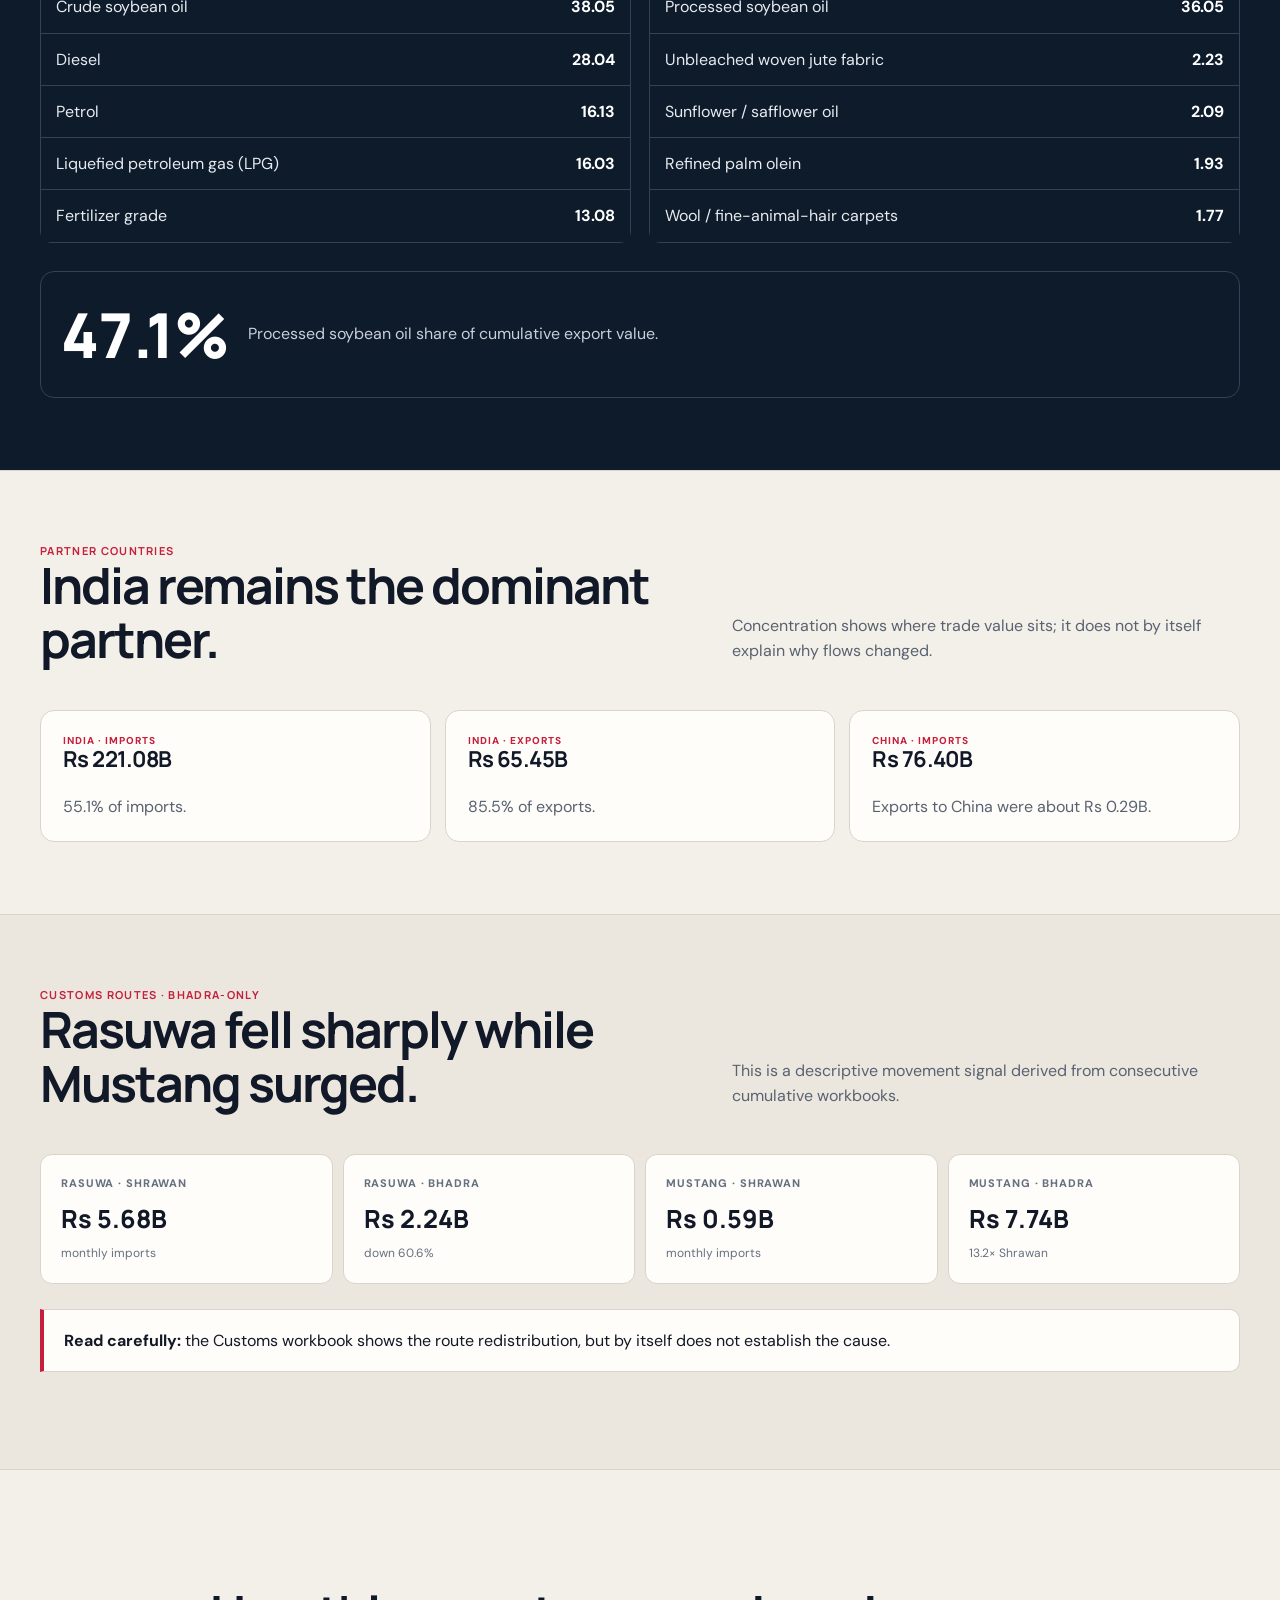
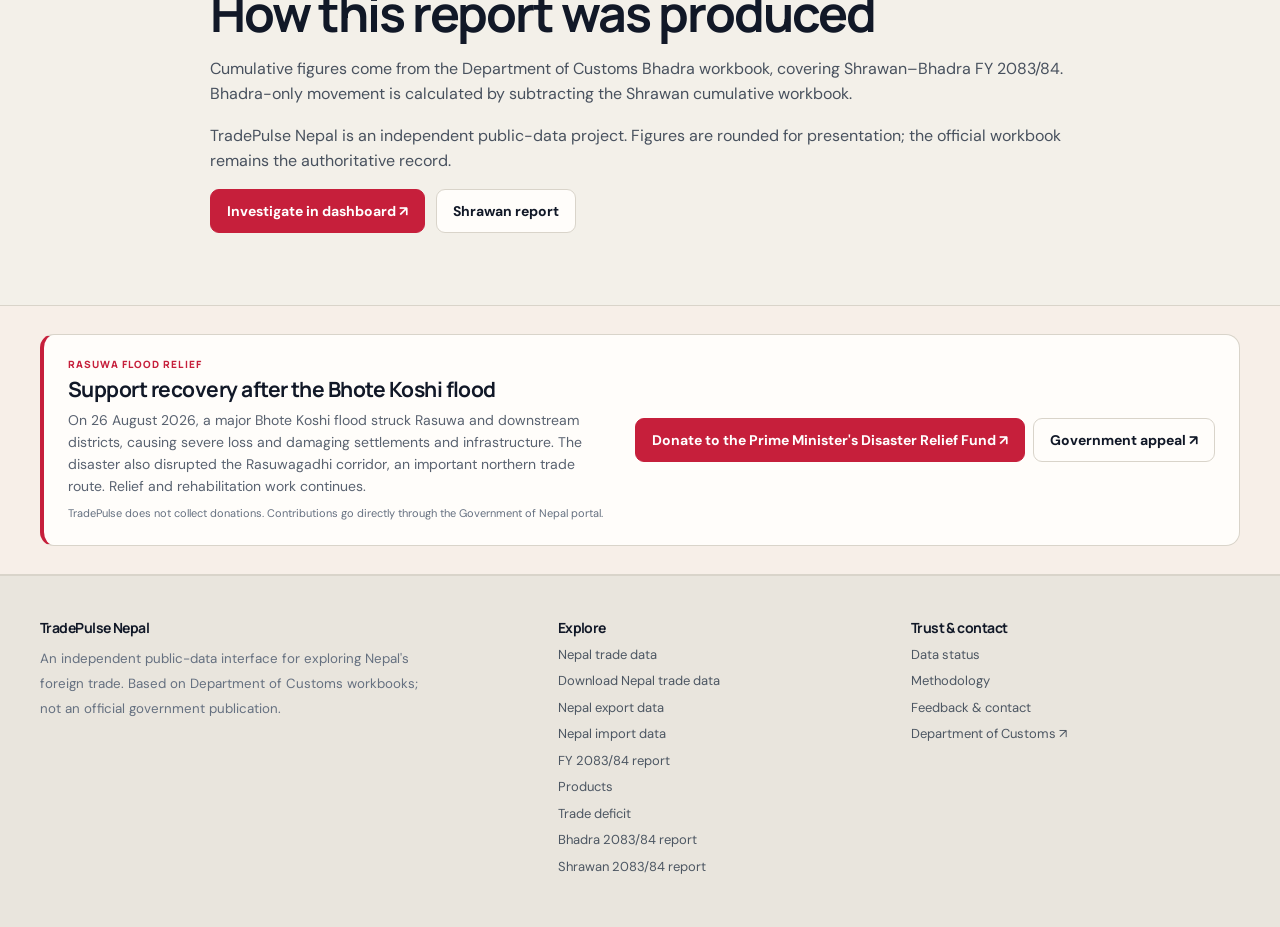
<file: bhadra-2083-84-trade-report.html>
<!DOCTYPE html>

<html lang="en"><head><meta charset="utf-8"/><meta content="width=device-width,initial-scale=1" name="viewport"/>
<title>Nepal Trade Report Bhadra 2083/84: Imports, Exports &amp; Deficit | TradePulse Nepal</title>
<meta content="Nepal Bhadra FY 2083/84 trade report: two-month totals, Bhadra-only movement, product concentration, partner exposure and customs-route shifts." name="description"/>
<meta content="index,follow,max-image-preview:large" name="robots"/><meta content="TradePulse Nepal" name="author"/><link href="https://tradepulsenepal.com/bhadra-2083-84-trade-report.html" rel="canonical"/>
<meta content="article" property="og:type"/><meta content="TradePulse Nepal" property="og:site_name"/><meta content="en_NP" property="og:locale"/><meta content="Nepal Trade Report Bhadra 2083/84: Imports, Exports &amp; Deficit | TradePulse Nepal" property="og:title"/><meta content="Nepal Bhadra FY 2083/84 trade report: two-month totals, Bhadra-only movement, product concentration, partner exposure and customs-route shifts." property="og:description"/><meta content="https://tradepulsenepal.com/bhadra-2083-84-trade-report.html" property="og:url"/><meta content="https://tradepulsenepal.com/social-preview.png" property="og:image"/><meta content="2026-09-28" property="article:published_time"/>
<meta content="2026-09-28" property="article:modified_time"/><meta content="summary_large_image" name="twitter:card"/><meta content="https://tradepulsenepal.com/social-preview.png" name="twitter:image"/><meta content="#c61f3b" name="theme-color"/><link href="favicon.svg" rel="icon"/><link href="manifest.webmanifest" rel="manifest"/><link href="styles.css?v=20260906-5" rel="stylesheet"/>
<script type="application/ld+json">{"@context":"https://schema.org","@graph":[{"@type":"Organization","@id":"https://tradepulsenepal.com/#organization","name":"TradePulse Nepal","url":"https://tradepulsenepal.com/","description":"Independent public-data project that processes and explains Nepal foreign trade statistics from Department of Customs releases."},{"@type":"WebSite","@id":"https://tradepulsenepal.com/#website","url":"https://tradepulsenepal.com/","name":"TradePulse Nepal","publisher":{"@id":"https://tradepulsenepal.com/#organization"},"inLanguage":"en"},{"@type":"WebPage","@id":"https://tradepulsenepal.com/bhadra-2083-84-trade-report.html#webpage","url":"https://tradepulsenepal.com/bhadra-2083-84-trade-report.html","name":"Nepal Trade Report Bhadra 2083/84: Imports, Exports & Deficit | TradePulse Nepal","description":"Nepal Bhadra FY 2083/84 trade report: two-month totals, Bhadra-only movement, product concentration, partner exposure and customs-route shifts.","isPartOf":{"@id":"https://tradepulsenepal.com/#website"},"dateModified":"2026-09-28","publisher":{"@id":"https://tradepulsenepal.com/#organization"},"inLanguage":"en"},{"@type":"Article","headline":"Nepal Trade Report — Bhadra 2083/84","datePublished":"2026-09-28","dateModified":"2026-09-28","author":{"@id":"https://tradepulsenepal.com/#organization"},"publisher":{"@id":"https://tradepulsenepal.com/#organization"},"isBasedOn":"https://customs.gov.np/category/summary-of-business-revenue-2083-084/?page=1"}]}</script><style id="tp-relief-style">.relief-appeal{padding:28px 0;background:#f7efe8;border-top:1px solid var(--line);border-bottom:1px solid var(--line)}
.relief-card{display:grid;grid-template-columns:1fr auto;gap:28px;align-items:center;background:var(--surface);border:1px solid var(--line);border-left:4px solid var(--red);border-radius:14px;padding:22px 24px}
.relief-kicker{font:800 10px Manrope,sans-serif;letter-spacing:.11em;text-transform:uppercase;color:var(--red);margin-bottom:7px}
.relief-card h3{margin:0 0 8px;font-size:21px}.relief-card p{margin:0;color:#596270;font-size:14px;max-width:820px}
.relief-actions{display:flex;gap:8px;flex-wrap:wrap;justify-content:flex-end}.relief-note{margin-top:8px!important;font-size:11px!important;color:var(--muted)!important}
@media(max-width:760px){.relief-card{grid-template-columns:1fr;gap:16px;padding:19px}.relief-actions{justify-content:flex-start}.relief-actions .btn{width:100%}}</style></head><body>
<header class="site-head"><div class="wrap nav"><a class="brand" href="index.html"><span class="brand-mark">TP</span><span class="brand-copy"><strong>TradePulse Nepal</strong><span>Foreign trade intelligence</span></span></a><button aria-label="Toggle navigation" class="menu">Menu</button><nav class="navlinks"><a aria-current="page" href="nepal-trade-data.html">Data</a><a href="nepal-trade-data-download.html">Downloads</a><a href="products.html">Products</a><a href="trade-deficit.html">Trade deficit</a><a href="status.html">Status</a><a href="about.html">Methodology</a><a class="nav-cta" href="https://app.tradepulsenepal.com/" rel="noopener" target="_blank">Explore dashboard ↗</a></nav></div></header>
<div class="ticker"><div class="wrap ticker-inner"><span><i class="live-dot"></i><b>Latest release loaded:</b> Bhadra · FY 2083/84</span><span>Imports <b>Rs 401.52B</b></span><span>Exports <b>Rs 76.59B</b></span><span>Deficit <b>Rs 324.93B</b></span><span>Import/export <b>5.24×</b></span></div></div>
<main><section class="page-hero report-hero"><div class="wrap"><div class="crumb"><a href="index.html">Home</a> / <a href="nepal-trade-data-2083-84.html">FY 2083/84</a> / Bhadra report</div><div class="eyebrow">TradePulse Intelligence Report · 02</div><h1>Nepal Trade Report — Bhadra 2083/84</h1><p class="lede">The first two months of FY 2083/84, plus the Bhadra-only movements hidden inside the cumulative headline.</p><div class="report-meta"><span>Coverage: <b>mid-July to mid-September 2026</b></span><span>Published: <b>28 September 2026</b></span><span>Primary data: <b>Department of Customs workbook</b></span></div></div></section><section class="snapshot"><div class="wrap"><div class="metrics"><div class="metric"><div class="metric-label">Imports</div><div class="metric-value">Rs 401.52B</div><div class="metric-note">YoY +31.58%</div></div><div class="metric"><div class="metric-label">Exports</div><div class="metric-value">Rs 76.59B</div><div class="metric-note">YoY +61.86%</div></div><div class="metric"><div class="metric-label">Trade deficit</div><div class="metric-value">Rs 324.93B</div><div class="metric-note">YoY +26.02%</div></div><div class="metric"><div class="metric-label">Total trade</div><div class="metric-value">Rs 478.11B</div><div class="metric-note">YoY +35.64%</div></div></div><p class="source-note">Official cumulative values through Bhadra. Bhadra-only values below are derived as Bhadra cumulative minus Shrawan cumulative.</p></div></section><section class="section"><div class="wrap"><div class="section-head"><div><div class="eyebrow">Executive read</div><h2>Exports are strong year on year. Bhadra itself was more import-heavy.</h2></div><p class="section-copy">The cumulative headline and the second-month movement tell different, complementary stories.</p></div><div class="grid3"><div class="card"><div class="card-kicker">Bhadra imports</div><h3>Rs 214.08B</h3><p>14.21% above Shrawan.</p></div><div class="card"><div class="card-kicker">Bhadra exports</div><h3>Rs 37.88B</h3><p>2.12% below Shrawan.</p></div><div class="card"><div class="card-kicker">Bhadra deficit</div><h3>Rs 176.19B</h3><p>18.46% above Shrawan.</p></div></div></div></section><section class="dark-section"><div class="wrap"><div class="section-head"><div><div class="eyebrow" style="color:#e9788c">Product concentration</div><h2>Soybean oil still defines the export headline.</h2></div><p class="section-copy">Processed soybean oil alone represented about 47.1% of cumulative merchandise exports through Bhadra.</p></div><div class="product-grid"><div class="product-panel"><div class="panel-head"><h3>Leading imports</h3><span>Rs billion</span></div><div class="table-wrap dark-table"><table class="rank-table"><tbody><tr><td>Crude soybean oil</td><td>38.05</td></tr><tr><td>Diesel</td><td>28.04</td></tr><tr><td>Petrol</td><td>16.13</td></tr><tr><td>Liquefied petroleum gas (LPG)</td><td>16.03</td></tr><tr><td>Fertilizer grade</td><td>13.08</td></tr></tbody></table></div></div><div class="product-panel"><div class="panel-head"><h3>Leading exports</h3><span>Rs billion</span></div><div class="table-wrap dark-table"><table class="rank-table"><tbody><tr><td>Processed soybean oil</td><td>36.05</td></tr><tr><td>Unbleached woven jute fabric</td><td>2.23</td></tr><tr><td>Sunflower / safflower oil</td><td>2.09</td></tr><tr><td>Refined palm olein</td><td>1.93</td></tr><tr><td>Wool / fine-animal-hair carpets</td><td>1.77</td></tr></tbody></table></div></div></div><div class="report-highlight"><strong>47.1%</strong><span>Processed soybean oil share of cumulative export value.</span></div></div></section><section class="section"><div class="wrap"><div class="section-head"><div><div class="eyebrow">Partner countries</div><h2>India remains the dominant partner.</h2></div><p class="section-copy">Concentration shows where trade value sits; it does not by itself explain why flows changed.</p></div><div class="grid3"><div class="card"><div class="card-kicker">India · imports</div><h3>Rs 221.08B</h3><p>55.1% of imports.</p></div><div class="card"><div class="card-kicker">India · exports</div><h3>Rs 65.45B</h3><p>85.5% of exports.</p></div><div class="card"><div class="card-kicker">China · imports</div><h3>Rs 76.40B</h3><p>Exports to China were about Rs 0.29B.</p></div></div></div></section><section class="section route-section"><div class="wrap"><div class="section-head"><div><div class="eyebrow">Customs routes · Bhadra-only</div><h2>Rasuwa fell sharply while Mustang surged.</h2></div><p class="section-copy">This is a descriptive movement signal derived from consecutive cumulative workbooks.</p></div><div class="route-grid"><div class="route-stat"><span>Rasuwa · Shrawan</span><strong>Rs 5.68B</strong><small>monthly imports</small></div><div class="route-stat"><span>Rasuwa · Bhadra</span><strong>Rs 2.24B</strong><small>down 60.6%</small></div><div class="route-stat"><span>Mustang · Shrawan</span><strong>Rs 0.59B</strong><small>monthly imports</small></div><div class="route-stat"><span>Mustang · Bhadra</span><strong>Rs 7.74B</strong><small>13.2× Shrawan</small></div></div><div class="callout"><b>Read carefully:</b> the Customs workbook shows the route redistribution, but by itself does not establish the cause.</div></div></section><section class="section report-source"><div class="wrap prose"><h2>How this report was produced</h2><p>Cumulative figures come from the Department of Customs Bhadra workbook, covering Shrawan–Bhadra FY 2083/84. Bhadra-only movement is calculated by subtracting the Shrawan cumulative workbook.</p><p>TradePulse Nepal is an independent public-data project. Figures are rounded for presentation; the official workbook remains the authoritative record.</p><div class="actions"><a class="btn primary" href="https://app.tradepulsenepal.com/" rel="noopener" target="_blank">Investigate in dashboard ↗</a><a class="btn" href="shrawan-2083-84-trade-report.html">Shrawan report</a></div></div></section></main>
<section aria-label="Rasuwa flood relief appeal" class="relief-appeal"><div class="wrap"><div class="relief-card"><div><div class="relief-kicker">Rasuwa flood relief</div><h3>Support recovery after the Bhote Koshi flood</h3><p>On 26 August 2026, a major Bhote Koshi flood struck Rasuwa and downstream districts, causing severe loss and damaging settlements and infrastructure. The disaster also disrupted the Rasuwagadhi corridor, an important northern trade route. Relief and rehabilitation work continues.</p><p class="relief-note">TradePulse does not collect donations. Contributions go directly through the Government of Nepal portal.</p></div><div class="relief-actions"><a class="btn primary" href="https://pmdrf.nchl.com.np/" rel="noopener" target="_blank">Donate to the Prime Minister's Disaster Relief Fund ↗</a><a class="btn" href="https://www.moha.gov.np/en/post/ha-ra-tha-ka-apa-l-11" rel="noopener" target="_blank">Government appeal ↗</a></div></div></div></section><footer class="footer"><div class="wrap footer-grid"><div class="footer-brand"><h4>TradePulse Nepal</h4><small>An independent public-data interface for exploring Nepal's foreign trade. Based on Department of Customs workbooks; not an official government publication.</small></div><div><h4>Explore</h4><a href="nepal-trade-data.html">Nepal trade data</a><a href="nepal-trade-data-download.html">Download Nepal trade data</a><a href="nepal-export-data.html">Nepal export data</a><a href="nepal-import-data.html">Nepal import data</a><a href="nepal-trade-data-2083-84.html">FY 2083/84 report</a><a href="products.html">Products</a><a href="trade-deficit.html">Trade deficit</a><a href="bhadra-2083-84-trade-report.html">Bhadra 2083/84 report</a><a href="shrawan-2083-84-trade-report.html">Shrawan 2083/84 report</a></div><div><h4>Trust &amp; contact</h4><a href="status.html">Data status</a><a href="about.html">Methodology</a><a href="about.html#feedback">Feedback &amp; contact</a><a href="https://customs.gov.np/category/summary-of-business-revenue-2083-084/?page=1" rel="noopener" target="_blank">Department of Customs ↗</a></div></div></footer><script src="script.js?v=20260906-5"></script></body></html>
</file>
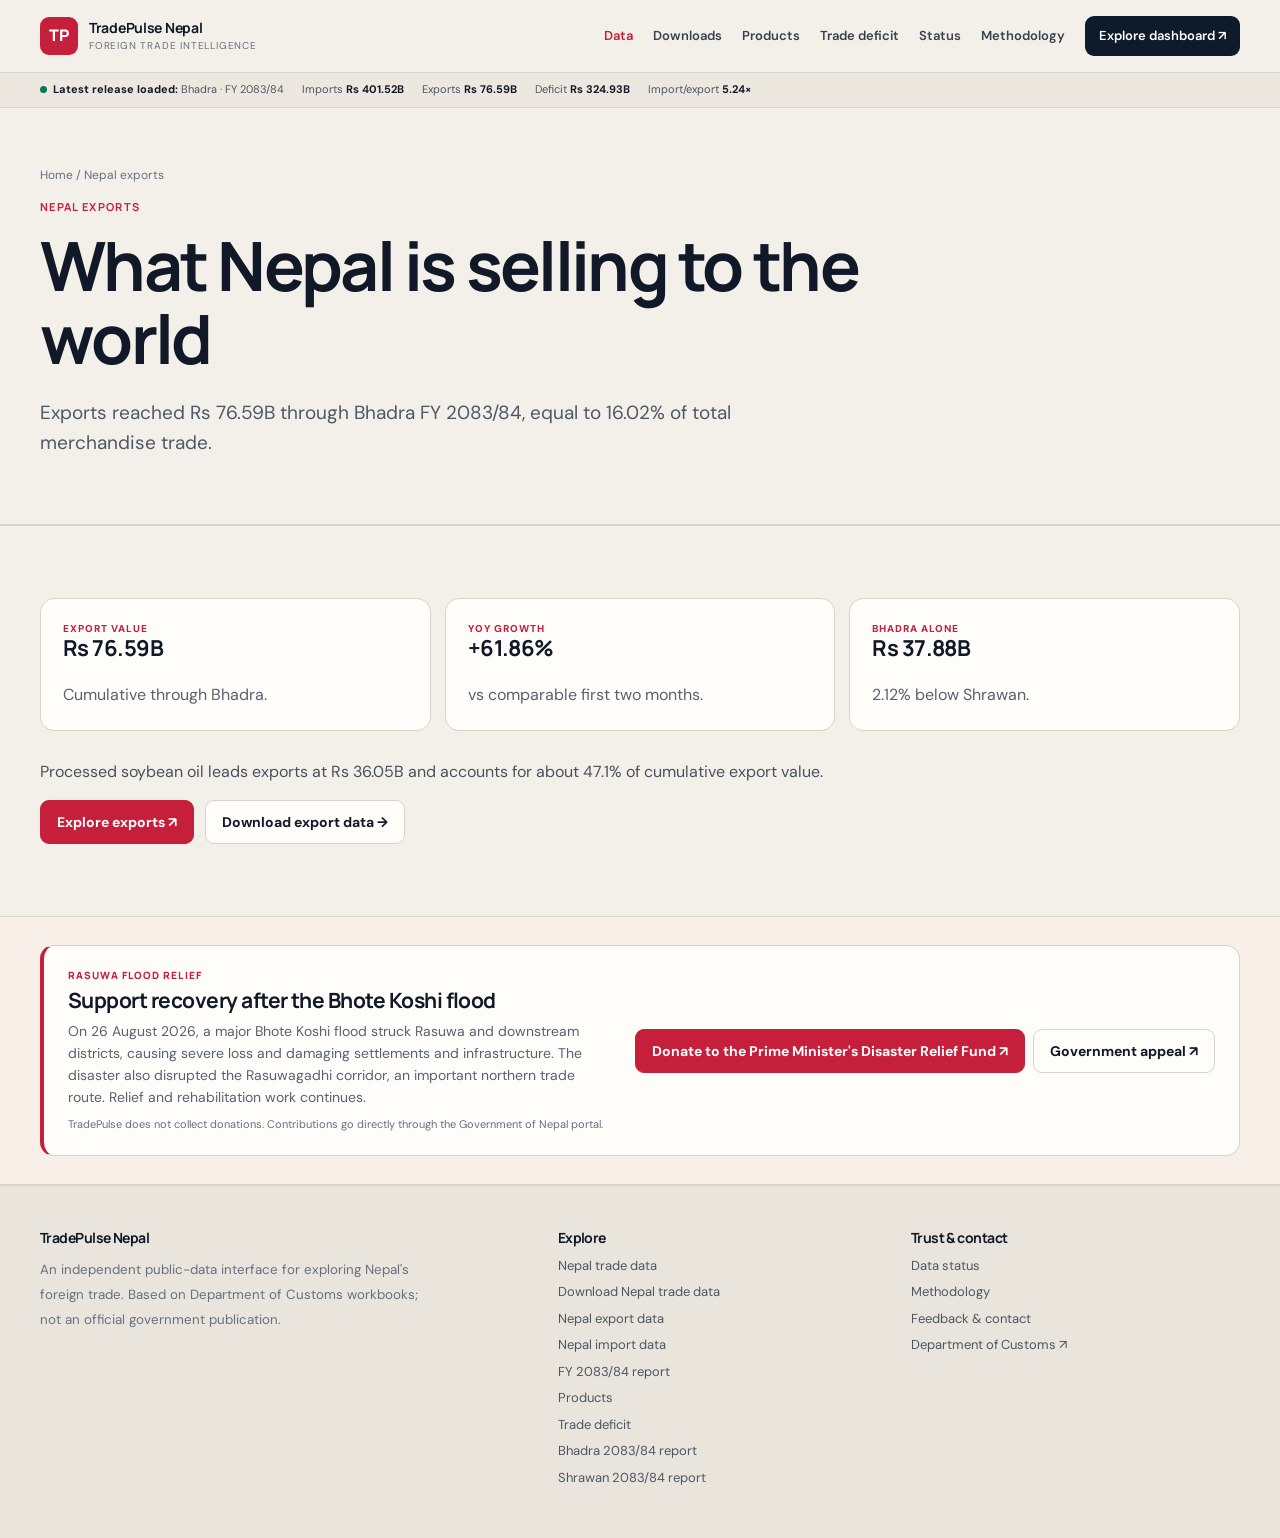
<file: exports.html>
<!DOCTYPE html>

<html lang="en"><head><meta charset="utf-8"/><meta content="width=device-width,initial-scale=1" name="viewport"/><title>Nepal Exports 2083/84: Bhadra Export Data &amp; Top Products | TradePulse</title><meta content="Nepal exports through Bhadra FY 2083/84 reached Rs 76.59B, up 61.86% year on year." name="description"/><link href="https://tradepulsenepal.com/exports.html" rel="canonical"/><meta content="index,follow,max-image-preview:large" name="robots"/><meta content="website" property="og:type"/><meta content="TradePulse Nepal" property="og:site_name"/><meta content="Nepal Exports 2083/84: Bhadra Export Data &amp; Top Products | TradePulse" property="og:title"/><meta content="Nepal exports through Bhadra FY 2083/84 reached Rs 76.59B, up 61.86% year on year." property="og:description"/><meta content="https://tradepulsenepal.com/exports.html" property="og:url"/><meta content="summary_large_image" name="twitter:card"/><meta content="#c61f3b" name="theme-color"/><link href="favicon.svg" rel="icon"/><link href="manifest.webmanifest" rel="manifest"/><link href="styles.css?v=20260906-5" rel="stylesheet"/><meta content="TradePulse Nepal" name="author"/><meta content="TradePulse Nepal" name="application-name"/><meta content="en_NP" property="og:locale"/><meta content="https://tradepulsenepal.com/social-preview.png" property="og:image"/><meta content="1200" property="og:image:width"/><meta content="630" property="og:image:height"/><meta content="TradePulse Nepal — Nepal import and export data" property="og:image:alt"/><meta content="Nepal Exports 2083/84: Bhadra Export Data &amp; Top Products | TradePulse" name="twitter:title"/><meta content="Nepal exports through Bhadra FY 2083/84 reached Rs 76.59B, up 61.86% year on year." name="twitter:description"/><meta content="https://tradepulsenepal.com/social-preview.png" name="twitter:image"/><script type="application/ld+json">{"@context":"https://schema.org","@graph":[{"@type":"Organization","@id":"https://tradepulsenepal.com/#organization","name":"TradePulse Nepal","url":"https://tradepulsenepal.com/","description":"Independent public-data project that processes and explains Nepal foreign trade statistics from Department of Customs releases."},{"@type":"WebSite","@id":"https://tradepulsenepal.com/#website","url":"https://tradepulsenepal.com/","name":"TradePulse Nepal","publisher":{"@id":"https://tradepulsenepal.com/#organization"},"inLanguage":"en"},{"@type":"WebPage","@id":"https://tradepulsenepal.com/exports.html#webpage","url":"https://tradepulsenepal.com/exports.html","name":"Nepal Exports 2083/84: Bhadra Export Data & Top Products | TradePulse","description":"Nepal exports through Bhadra FY 2083/84 reached Rs 76.59B, up 61.86% year on year.","isPartOf":{"@id":"https://tradepulsenepal.com/#website"},"dateModified":"2026-09-28","publisher":{"@id":"https://tradepulsenepal.com/#organization"},"inLanguage":"en"}]}</script><style id="tp-relief-style">.relief-appeal{padding:28px 0;background:#f7efe8;border-top:1px solid var(--line);border-bottom:1px solid var(--line)}
.relief-card{display:grid;grid-template-columns:1fr auto;gap:28px;align-items:center;background:var(--surface);border:1px solid var(--line);border-left:4px solid var(--red);border-radius:14px;padding:22px 24px}
.relief-kicker{font:800 10px Manrope,sans-serif;letter-spacing:.11em;text-transform:uppercase;color:var(--red);margin-bottom:7px}
.relief-card h3{margin:0 0 8px;font-size:21px}.relief-card p{margin:0;color:#596270;font-size:14px;max-width:820px}
.relief-actions{display:flex;gap:8px;flex-wrap:wrap;justify-content:flex-end}.relief-note{margin-top:8px!important;font-size:11px!important;color:var(--muted)!important}
@media(max-width:760px){.relief-card{grid-template-columns:1fr;gap:16px;padding:19px}.relief-actions{justify-content:flex-start}.relief-actions .btn{width:100%}}</style></head><body><header class="site-head"><div class="wrap nav"><a class="brand" href="index.html"><span class="brand-mark">TP</span><span class="brand-copy"><strong>TradePulse Nepal</strong><span>Foreign trade intelligence</span></span></a><button aria-label="Toggle navigation" class="menu">Menu</button><nav class="navlinks"><a aria-current="page" href="nepal-trade-data.html">Data</a><a href="nepal-trade-data-download.html">Downloads</a><a href="products.html">Products</a><a href="trade-deficit.html">Trade deficit</a><a href="status.html">Status</a><a href="about.html">Methodology</a><a class="nav-cta" href="https://tradepulsenepal.streamlit.app/" rel="noopener" target="_blank">Explore dashboard ↗</a></nav></div></header><div class="ticker"><div class="wrap ticker-inner"><span><i class="live-dot"></i><b>Latest release loaded:</b> Bhadra · FY 2083/84</span><span>Imports <b>Rs 401.52B</b></span><span>Exports <b>Rs 76.59B</b></span><span>Deficit <b>Rs 324.93B</b></span><span>Import/export <b>5.24×</b></span></div></div><main><section class="page-hero"><div class="wrap"><div class="crumb"><a href="index.html">Home</a> / Nepal exports</div><div class="eyebrow">Nepal exports</div><h1>What Nepal is selling to the world</h1><p class="lede">Exports reached Rs 76.59B through Bhadra FY 2083/84, equal to 16.02% of total merchandise trade.</p></div></section><section class="section"><div class="wrap"><div class="grid3"><div class="card"><div class="card-kicker">Export value</div><h3>Rs 76.59B</h3><p>Cumulative through Bhadra.</p></div><div class="card"><div class="card-kicker">YoY growth</div><h3>+61.86%</h3><p>vs comparable first two months.</p></div><div class="card"><div class="card-kicker">Bhadra alone</div><h3>Rs 37.88B</h3><p>2.12% below Shrawan.</p></div></div><div class="prose" style="margin-top:28px"><p>Processed soybean oil leads exports at Rs 36.05B and accounts for about 47.1% of cumulative export value.</p><div class="actions"><a class="btn primary" href="https://tradepulsenepal.streamlit.app/" rel="noopener" target="_blank">Explore exports ↗</a><a class="btn" href="nepal-export-data.html">Download export data →</a></div></div></div></section></main><section aria-label="Rasuwa flood relief appeal" class="relief-appeal"><div class="wrap"><div class="relief-card"><div><div class="relief-kicker">Rasuwa flood relief</div><h3>Support recovery after the Bhote Koshi flood</h3><p>On 26 August 2026, a major Bhote Koshi flood struck Rasuwa and downstream districts, causing severe loss and damaging settlements and infrastructure. The disaster also disrupted the Rasuwagadhi corridor, an important northern trade route. Relief and rehabilitation work continues.</p><p class="relief-note">TradePulse does not collect donations. Contributions go directly through the Government of Nepal portal.</p></div><div class="relief-actions"><a class="btn primary" href="https://pmdrf.nchl.com.np/" rel="noopener" target="_blank">Donate to the Prime Minister's Disaster Relief Fund ↗</a><a class="btn" href="https://www.moha.gov.np/en/post/ha-ra-tha-ka-apa-l-11" rel="noopener" target="_blank">Government appeal ↗</a></div></div></div></section><footer class="footer"><div class="wrap footer-grid"><div class="footer-brand"><h4>TradePulse Nepal</h4><small>An independent public-data interface for exploring Nepal's foreign trade. Based on Department of Customs workbooks; not an official government publication.</small></div><div><h4>Explore</h4><a href="nepal-trade-data.html">Nepal trade data</a><a href="nepal-trade-data-download.html">Download Nepal trade data</a><a href="nepal-export-data.html">Nepal export data</a><a href="nepal-import-data.html">Nepal import data</a><a href="nepal-trade-data-2083-84.html">FY 2083/84 report</a><a href="products.html">Products</a><a href="trade-deficit.html">Trade deficit</a><a href="bhadra-2083-84-trade-report.html">Bhadra 2083/84 report</a><a href="shrawan-2083-84-trade-report.html">Shrawan 2083/84 report</a></div><div><h4>Trust &amp; contact</h4><a href="status.html">Data status</a><a href="about.html">Methodology</a><a href="about.html#feedback">Feedback &amp; contact</a><a href="https://customs.gov.np/category/summary-of-business-revenue-2083-084/?page=1" rel="noopener" target="_blank">Department of Customs ↗</a></div></div></footer><script src="script.js?v=20260906-5"></script></body></html>
</file>
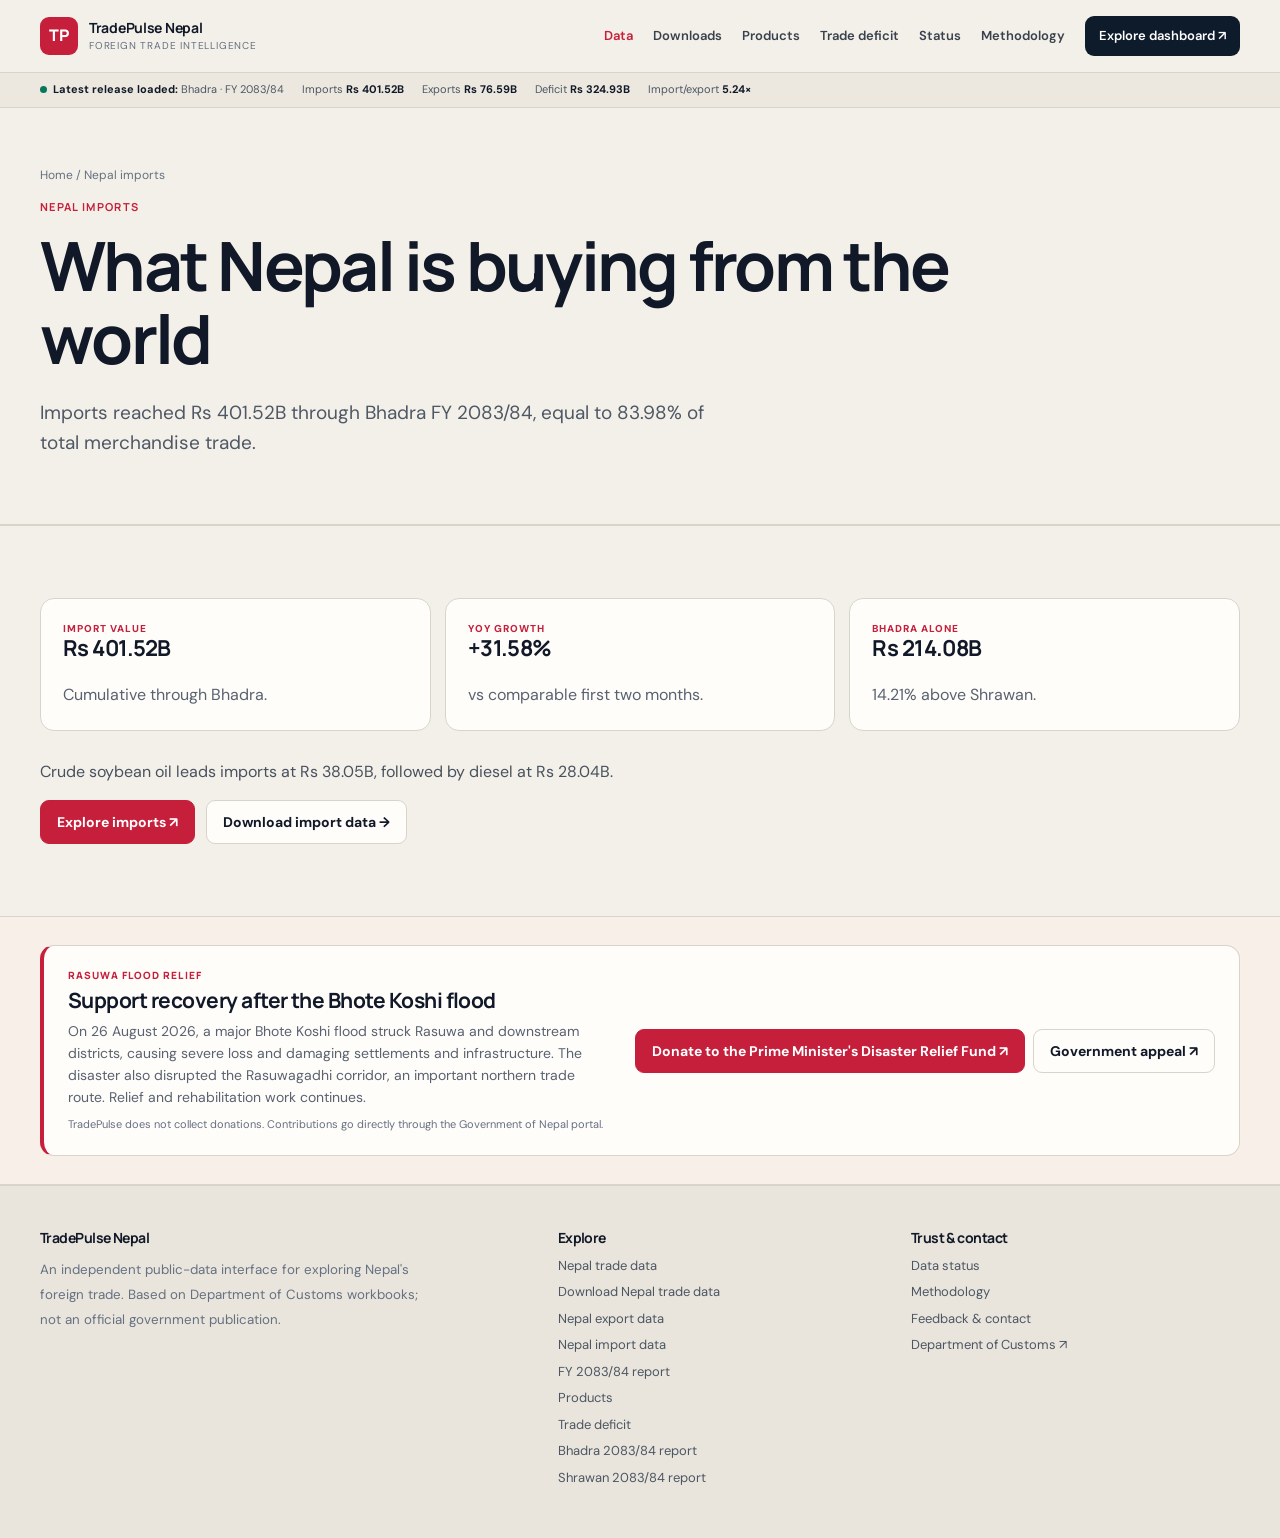
<file: imports.html>
<!DOCTYPE html>

<html lang="en"><head><meta charset="utf-8"/><meta content="width=device-width,initial-scale=1" name="viewport"/><title>Nepal Imports 2083/84: Bhadra Import Data &amp; Top Products | TradePulse</title><meta content="Nepal imports through Bhadra FY 2083/84 reached Rs 401.52B, up 31.58% year on year." name="description"/><link href="https://tradepulsenepal.com/imports.html" rel="canonical"/><meta content="index,follow,max-image-preview:large" name="robots"/><meta content="website" property="og:type"/><meta content="TradePulse Nepal" property="og:site_name"/><meta content="Nepal Imports 2083/84: Bhadra Import Data &amp; Top Products | TradePulse" property="og:title"/><meta content="Nepal imports through Bhadra FY 2083/84 reached Rs 401.52B, up 31.58% year on year." property="og:description"/><meta content="https://tradepulsenepal.com/imports.html" property="og:url"/><meta content="summary_large_image" name="twitter:card"/><meta content="#c61f3b" name="theme-color"/><link href="favicon.svg" rel="icon"/><link href="manifest.webmanifest" rel="manifest"/><link href="styles.css?v=20260906-5" rel="stylesheet"/><meta content="TradePulse Nepal" name="author"/><meta content="TradePulse Nepal" name="application-name"/><meta content="en_NP" property="og:locale"/><meta content="https://tradepulsenepal.com/social-preview.png" property="og:image"/><meta content="1200" property="og:image:width"/><meta content="630" property="og:image:height"/><meta content="TradePulse Nepal — Nepal import and export data" property="og:image:alt"/><meta content="Nepal Imports 2083/84: Bhadra Import Data &amp; Top Products | TradePulse" name="twitter:title"/><meta content="Nepal imports through Bhadra FY 2083/84 reached Rs 401.52B, up 31.58% year on year." name="twitter:description"/><meta content="https://tradepulsenepal.com/social-preview.png" name="twitter:image"/><script type="application/ld+json">{"@context":"https://schema.org","@graph":[{"@type":"Organization","@id":"https://tradepulsenepal.com/#organization","name":"TradePulse Nepal","url":"https://tradepulsenepal.com/","description":"Independent public-data project that processes and explains Nepal foreign trade statistics from Department of Customs releases."},{"@type":"WebSite","@id":"https://tradepulsenepal.com/#website","url":"https://tradepulsenepal.com/","name":"TradePulse Nepal","publisher":{"@id":"https://tradepulsenepal.com/#organization"},"inLanguage":"en"},{"@type":"WebPage","@id":"https://tradepulsenepal.com/imports.html#webpage","url":"https://tradepulsenepal.com/imports.html","name":"Nepal Imports 2083/84: Bhadra Import Data & Top Products | TradePulse","description":"Nepal imports through Bhadra FY 2083/84 reached Rs 401.52B, up 31.58% year on year.","isPartOf":{"@id":"https://tradepulsenepal.com/#website"},"dateModified":"2026-09-28","publisher":{"@id":"https://tradepulsenepal.com/#organization"},"inLanguage":"en"}]}</script><style id="tp-relief-style">.relief-appeal{padding:28px 0;background:#f7efe8;border-top:1px solid var(--line);border-bottom:1px solid var(--line)}
.relief-card{display:grid;grid-template-columns:1fr auto;gap:28px;align-items:center;background:var(--surface);border:1px solid var(--line);border-left:4px solid var(--red);border-radius:14px;padding:22px 24px}
.relief-kicker{font:800 10px Manrope,sans-serif;letter-spacing:.11em;text-transform:uppercase;color:var(--red);margin-bottom:7px}
.relief-card h3{margin:0 0 8px;font-size:21px}.relief-card p{margin:0;color:#596270;font-size:14px;max-width:820px}
.relief-actions{display:flex;gap:8px;flex-wrap:wrap;justify-content:flex-end}.relief-note{margin-top:8px!important;font-size:11px!important;color:var(--muted)!important}
@media(max-width:760px){.relief-card{grid-template-columns:1fr;gap:16px;padding:19px}.relief-actions{justify-content:flex-start}.relief-actions .btn{width:100%}}</style></head><body><header class="site-head"><div class="wrap nav"><a class="brand" href="index.html"><span class="brand-mark">TP</span><span class="brand-copy"><strong>TradePulse Nepal</strong><span>Foreign trade intelligence</span></span></a><button aria-label="Toggle navigation" class="menu">Menu</button><nav class="navlinks"><a aria-current="page" href="nepal-trade-data.html">Data</a><a href="nepal-trade-data-download.html">Downloads</a><a href="products.html">Products</a><a href="trade-deficit.html">Trade deficit</a><a href="status.html">Status</a><a href="about.html">Methodology</a><a class="nav-cta" href="https://tradepulsenepal.streamlit.app/" rel="noopener" target="_blank">Explore dashboard ↗</a></nav></div></header><div class="ticker"><div class="wrap ticker-inner"><span><i class="live-dot"></i><b>Latest release loaded:</b> Bhadra · FY 2083/84</span><span>Imports <b>Rs 401.52B</b></span><span>Exports <b>Rs 76.59B</b></span><span>Deficit <b>Rs 324.93B</b></span><span>Import/export <b>5.24×</b></span></div></div><main><section class="page-hero"><div class="wrap"><div class="crumb"><a href="index.html">Home</a> / Nepal imports</div><div class="eyebrow">Nepal imports</div><h1>What Nepal is buying from the world</h1><p class="lede">Imports reached Rs 401.52B through Bhadra FY 2083/84, equal to 83.98% of total merchandise trade.</p></div></section><section class="section"><div class="wrap"><div class="grid3"><div class="card"><div class="card-kicker">Import value</div><h3>Rs 401.52B</h3><p>Cumulative through Bhadra.</p></div><div class="card"><div class="card-kicker">YoY growth</div><h3>+31.58%</h3><p>vs comparable first two months.</p></div><div class="card"><div class="card-kicker">Bhadra alone</div><h3>Rs 214.08B</h3><p>14.21% above Shrawan.</p></div></div><div class="prose" style="margin-top:28px"><p>Crude soybean oil leads imports at Rs 38.05B, followed by diesel at Rs 28.04B.</p><div class="actions"><a class="btn primary" href="https://tradepulsenepal.streamlit.app/" rel="noopener" target="_blank">Explore imports ↗</a><a class="btn" href="nepal-import-data.html">Download import data →</a></div></div></div></section></main><section aria-label="Rasuwa flood relief appeal" class="relief-appeal"><div class="wrap"><div class="relief-card"><div><div class="relief-kicker">Rasuwa flood relief</div><h3>Support recovery after the Bhote Koshi flood</h3><p>On 26 August 2026, a major Bhote Koshi flood struck Rasuwa and downstream districts, causing severe loss and damaging settlements and infrastructure. The disaster also disrupted the Rasuwagadhi corridor, an important northern trade route. Relief and rehabilitation work continues.</p><p class="relief-note">TradePulse does not collect donations. Contributions go directly through the Government of Nepal portal.</p></div><div class="relief-actions"><a class="btn primary" href="https://pmdrf.nchl.com.np/" rel="noopener" target="_blank">Donate to the Prime Minister's Disaster Relief Fund ↗</a><a class="btn" href="https://www.moha.gov.np/en/post/ha-ra-tha-ka-apa-l-11" rel="noopener" target="_blank">Government appeal ↗</a></div></div></div></section><footer class="footer"><div class="wrap footer-grid"><div class="footer-brand"><h4>TradePulse Nepal</h4><small>An independent public-data interface for exploring Nepal's foreign trade. Based on Department of Customs workbooks; not an official government publication.</small></div><div><h4>Explore</h4><a href="nepal-trade-data.html">Nepal trade data</a><a href="nepal-trade-data-download.html">Download Nepal trade data</a><a href="nepal-export-data.html">Nepal export data</a><a href="nepal-import-data.html">Nepal import data</a><a href="nepal-trade-data-2083-84.html">FY 2083/84 report</a><a href="products.html">Products</a><a href="trade-deficit.html">Trade deficit</a><a href="bhadra-2083-84-trade-report.html">Bhadra 2083/84 report</a><a href="shrawan-2083-84-trade-report.html">Shrawan 2083/84 report</a></div><div><h4>Trust &amp; contact</h4><a href="status.html">Data status</a><a href="about.html">Methodology</a><a href="about.html#feedback">Feedback &amp; contact</a><a href="https://customs.gov.np/category/summary-of-business-revenue-2083-084/?page=1" rel="noopener" target="_blank">Department of Customs ↗</a></div></div></footer><script src="script.js?v=20260906-5"></script></body></html>
</file>
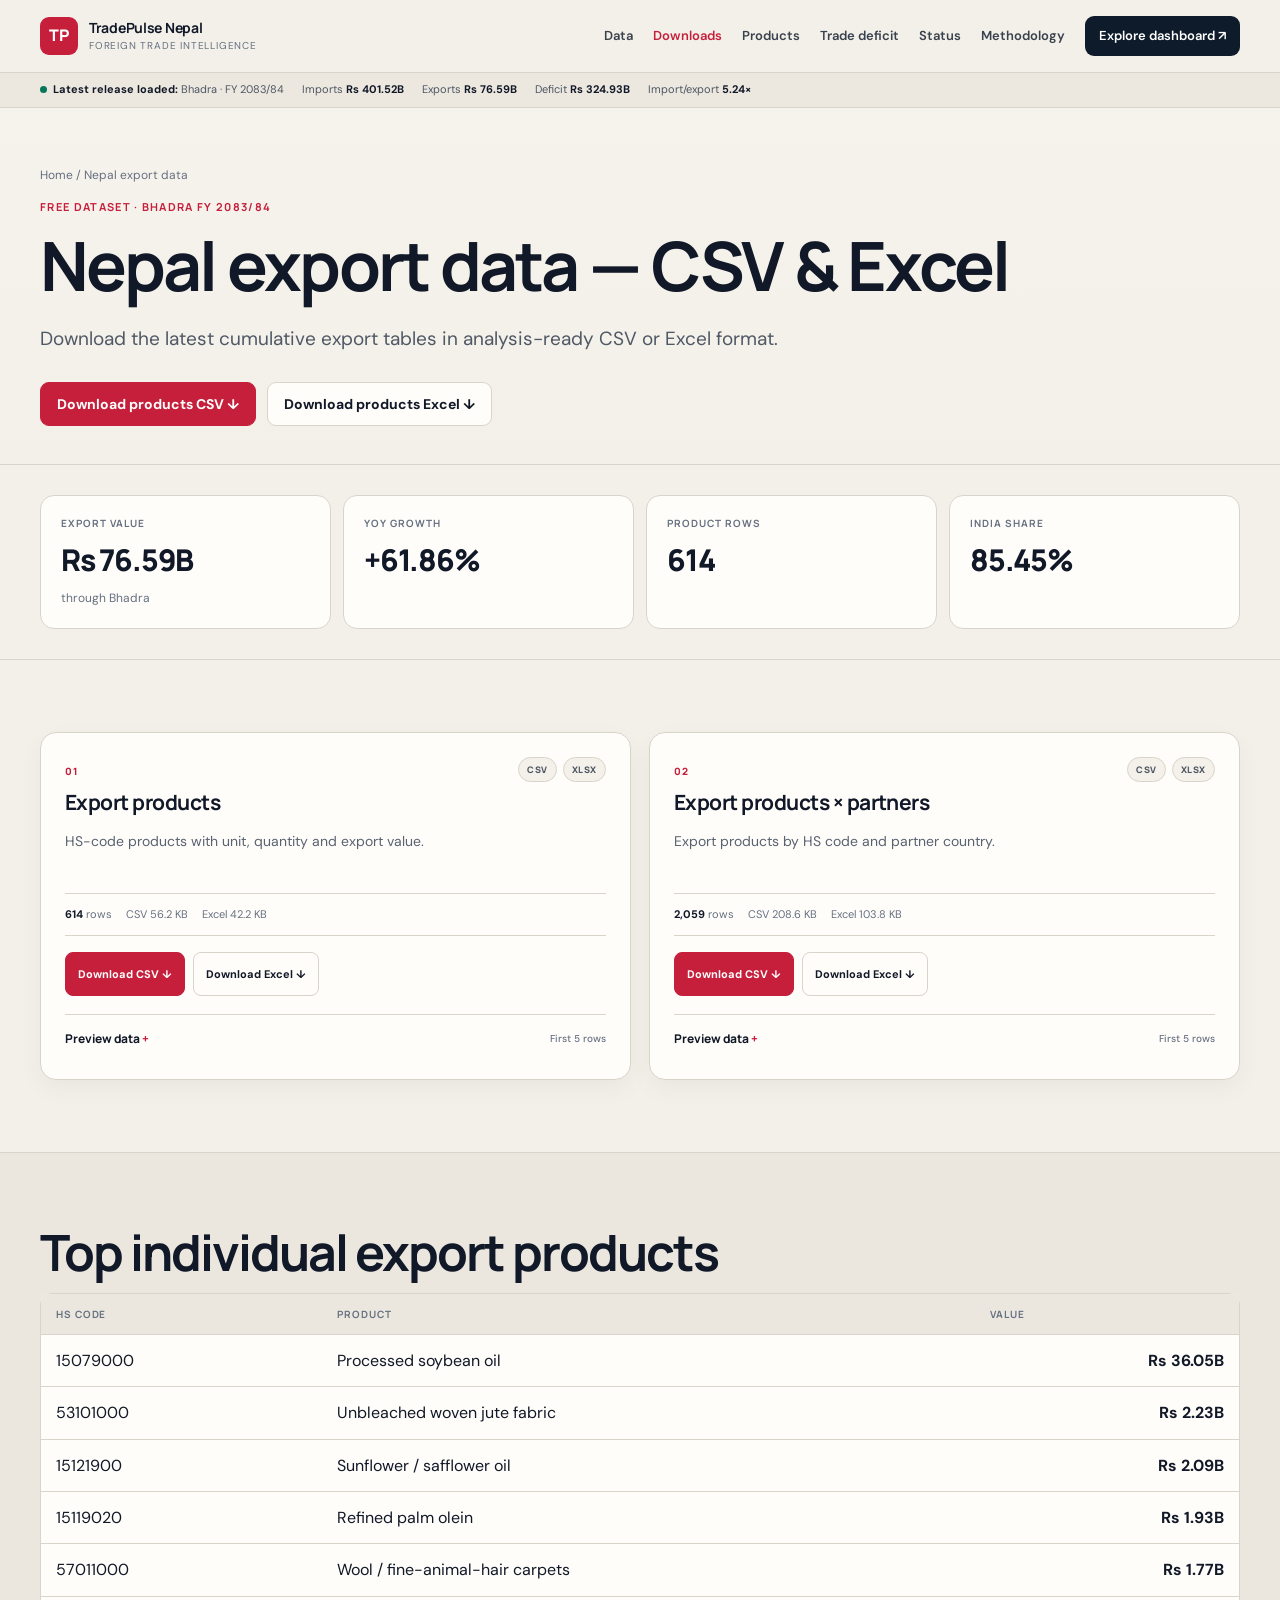
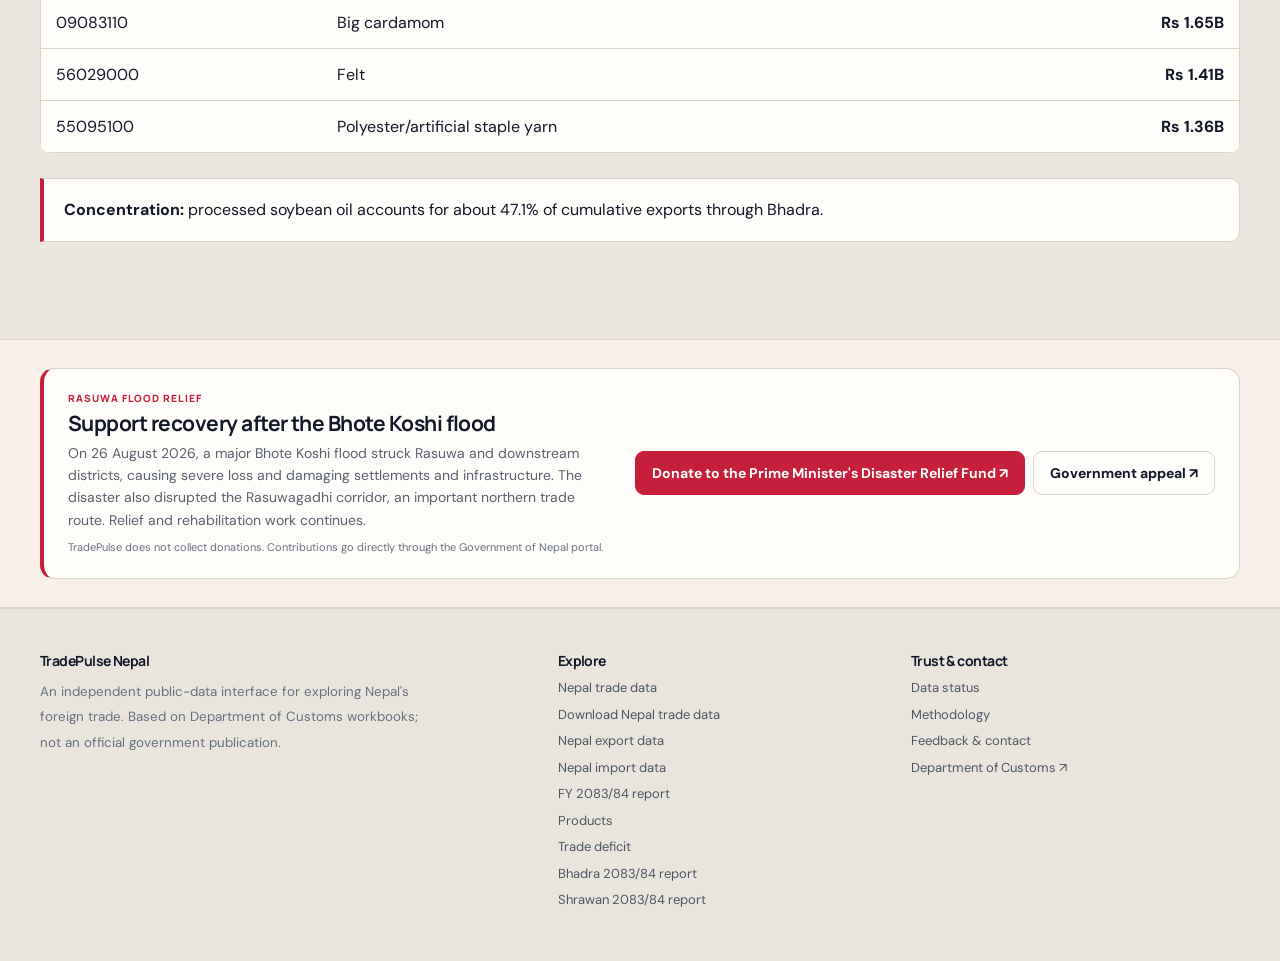
<file: nepal-export-data.html>
<!DOCTYPE html>

<html lang="en"><head><meta charset="utf-8"/><meta content="width=device-width,initial-scale=1" name="viewport"/><title>Nepal Export Data 2083/84 | Free CSV &amp; Excel | TradePulse Nepal</title><meta content="Download Nepal export data through Bhadra FY 2083/84: 614 HS-code products and 2,059 product-country rows." name="description"/><link href="https://tradepulsenepal.com/nepal-export-data.html" rel="canonical"/><meta content="index,follow,max-image-preview:large" name="robots"/><meta content="website" property="og:type"/><meta content="TradePulse Nepal" property="og:site_name"/><meta content="Nepal Export Data 2083/84 | Free CSV &amp; Excel | TradePulse Nepal" property="og:title"/><meta content="Download Nepal export data through Bhadra FY 2083/84: 614 HS-code products and 2,059 product-country rows." property="og:description"/><meta content="https://tradepulsenepal.com/nepal-export-data.html" property="og:url"/><meta content="summary_large_image" name="twitter:card"/><meta content="#c61f3b" name="theme-color"/><link href="favicon.svg" rel="icon"/><link href="manifest.webmanifest" rel="manifest"/><link href="styles.css?v=20260906-5" rel="stylesheet"/><meta content="TradePulse Nepal" name="author"/><meta content="en_NP" property="og:locale"/><meta content="https://tradepulsenepal.com/social-preview.png" property="og:image"/><meta content="1200" property="og:image:width"/><meta content="630" property="og:image:height"/><meta content="TradePulse Nepal — Nepal import and export data" property="og:image:alt"/><meta content="Nepal Export Data 2083/84 | Free CSV &amp; Excel | TradePulse Nepal" name="twitter:title"/><meta content="Download Nepal export data through Bhadra FY 2083/84: 614 HS-code products and 2,059 product-country rows." name="twitter:description"/><meta content="https://tradepulsenepal.com/social-preview.png" name="twitter:image"/><script type="application/ld+json">{"@context":"https://schema.org","@graph":[{"@type":"Organization","@id":"https://tradepulsenepal.com/#organization","name":"TradePulse Nepal","url":"https://tradepulsenepal.com/","description":"Independent public-data project that processes and explains Nepal foreign trade statistics from Department of Customs releases."},{"@type":"WebSite","@id":"https://tradepulsenepal.com/#website","url":"https://tradepulsenepal.com/","name":"TradePulse Nepal","publisher":{"@id":"https://tradepulsenepal.com/#organization"},"inLanguage":"en"},{"@type":"WebPage","@id":"https://tradepulsenepal.com/nepal-export-data.html#webpage","url":"https://tradepulsenepal.com/nepal-export-data.html","name":"Nepal Export Data 2083/84 | Free CSV & Excel | TradePulse Nepal","description":"Download Nepal export data through Bhadra FY 2083/84: 614 HS-code products and 2,059 product-country rows.","isPartOf":{"@id":"https://tradepulsenepal.com/#website"},"dateModified":"2026-09-28","publisher":{"@id":"https://tradepulsenepal.com/#organization"},"inLanguage":"en"},{"@type":"Dataset","name":"Nepal Export Data — Bhadra FY 2083/84","url":"https://tradepulsenepal.com/nepal-export-data.html","isAccessibleForFree":true,"isBasedOn":"https://customs.gov.np/category/summary-of-business-revenue-2083-084/?page=1","dateModified":"2026-09-28","temporalCoverage":"Shrawan–Bhadra FY 2083/84"}]}</script><style id="tp-relief-style">.relief-appeal{padding:28px 0;background:#f7efe8;border-top:1px solid var(--line);border-bottom:1px solid var(--line)}
.relief-card{display:grid;grid-template-columns:1fr auto;gap:28px;align-items:center;background:var(--surface);border:1px solid var(--line);border-left:4px solid var(--red);border-radius:14px;padding:22px 24px}
.relief-kicker{font:800 10px Manrope,sans-serif;letter-spacing:.11em;text-transform:uppercase;color:var(--red);margin-bottom:7px}
.relief-card h3{margin:0 0 8px;font-size:21px}.relief-card p{margin:0;color:#596270;font-size:14px;max-width:820px}
.relief-actions{display:flex;gap:8px;flex-wrap:wrap;justify-content:flex-end}.relief-note{margin-top:8px!important;font-size:11px!important;color:var(--muted)!important}
@media(max-width:760px){.relief-card{grid-template-columns:1fr;gap:16px;padding:19px}.relief-actions{justify-content:flex-start}.relief-actions .btn{width:100%}}</style></head><body><header class="site-head"><div class="wrap nav"><a class="brand" href="index.html"><span class="brand-mark">TP</span><span class="brand-copy"><strong>TradePulse Nepal</strong><span>Foreign trade intelligence</span></span></a><button aria-label="Toggle navigation" class="menu">Menu</button><nav class="navlinks"><a href="nepal-trade-data.html">Data</a><a aria-current="page" href="nepal-trade-data-download.html">Downloads</a><a href="products.html">Products</a><a href="trade-deficit.html">Trade deficit</a><a href="status.html">Status</a><a href="about.html">Methodology</a><a class="nav-cta" href="https://tradepulsenepal.streamlit.app/" rel="noopener" target="_blank">Explore dashboard ↗</a></nav></div></header><div class="ticker"><div class="wrap ticker-inner"><span><i class="live-dot"></i><b>Latest release loaded:</b> Bhadra · FY 2083/84</span><span>Imports <b>Rs 401.52B</b></span><span>Exports <b>Rs 76.59B</b></span><span>Deficit <b>Rs 324.93B</b></span><span>Import/export <b>5.24×</b></span></div></div><main><section class="page-hero data-hero"><div class="wrap"><div class="crumb"><a href="index.html">Home</a> / Nepal export data</div><div class="eyebrow">Free dataset · Bhadra FY 2083/84</div><h1>Nepal export data — CSV &amp; Excel</h1><p class="lede">Download the latest cumulative export tables in analysis-ready CSV or Excel format.</p><div class="actions"><a class="btn primary" download="" href="data/nepal-export-products-bhadra-fy2083-84.csv">Download products CSV ↓</a><a class="btn" download="" href="data/nepal-export-products-bhadra-fy2083-84.xlsx">Download products Excel ↓</a></div></div></section><section class="snapshot"><div class="wrap"><div class="metrics"><div class="metric"><div class="metric-label">Export value</div><div class="metric-value">Rs 76.59B</div><div class="metric-note">through Bhadra</div></div><div class="metric"><div class="metric-label">YoY growth</div><div class="metric-value">+61.86%</div></div><div class="metric"><div class="metric-label">Product rows</div><div class="metric-value">614</div></div><div class="metric"><div class="metric-label">India share</div><div class="metric-value">85.45%</div></div></div></div></section><section class="section data-library-section"><div class="wrap"><div class="dataset-grid"><article class="dataset-card"><div class="dataset-card-head"><div><span class="dataset-index">01</span><h3>Export products</h3></div><div class="format-badges"><span>CSV</span><span>XLSX</span></div></div><p>HS-code products with unit, quantity and export value.</p><div class="dataset-meta"><span><b>614</b> rows</span><span>CSV 56.2 KB</span><span>Excel 42.2 KB</span></div><div class="dataset-actions"><a class="btn primary compact" download="" href="data/nepal-export-products-bhadra-fy2083-84.csv">Download CSV ↓</a><a class="btn compact" download="" href="data/nepal-export-products-bhadra-fy2083-84.xlsx">Download Excel ↓</a></div><details class="data-preview"><summary><span>Preview data</span><small>First 5 rows</small></summary><div class="preview-scroll"><table class="preview-table"><thead><tr><th>HS code</th><th>Description</th><th>Unit</th><th>Quantity</th><th>Exports · Rs 000</th><th>Exports · Rs bn</th></tr></thead><tbody><tr><td>01029000</td><td>Other live bovine animal (except cattle and buffalo )</td><td>PCS</td><td>59</td><td>1,035</td><td>0.001</td></tr><tr><td>01039100</td><td>Live swine weighing &lt;50kg (except pure-bred breeding)</td><td>PCS</td><td>2,627</td><td>6,312.5</td><td>0.0063</td></tr><tr><td>02102000</td><td>Meat of bovine animals, salted or smoke edible flours and meals of meat offal.</td><td>Kg</td><td>479.2</td><td>812.27</td><td>0.0008</td></tr><tr><td>04051000</td><td>Butter</td><td>Kg</td><td>6,100</td><td>2,717.7</td><td>0.0027</td></tr><tr><td>04059010</td><td>Ghee</td><td>Kg</td><td>1,557.8</td><td>1,508.69</td><td>0.0015</td></tr></tbody></table></div></details></article><article class="dataset-card"><div class="dataset-card-head"><div><span class="dataset-index">02</span><h3>Export products × partners</h3></div><div class="format-badges"><span>CSV</span><span>XLSX</span></div></div><p>Export products by HS code and partner country.</p><div class="dataset-meta"><span><b>2,059</b> rows</span><span>CSV 208.6 KB</span><span>Excel 103.8 KB</span></div><div class="dataset-actions"><a class="btn primary compact" download="" href="data/nepal-export-product-partners-bhadra-fy2083-84.csv">Download CSV ↓</a><a class="btn compact" download="" href="data/nepal-export-product-partners-bhadra-fy2083-84.xlsx">Download Excel ↓</a></div><details class="data-preview"><summary><span>Preview data</span><small>First 5 rows</small></summary><div class="preview-scroll"><table class="preview-table"><thead><tr><th>HS code</th><th>Description</th><th>Partner country</th><th>Unit</th><th>Quantity</th><th>Exports · Rs 000</th><th>Exports · Rs bn</th></tr></thead><tbody><tr><td>01029000</td><td>Other live bovine animal (except cattle and buffalo )</td><td>India</td><td>PCS</td><td>59</td><td>1,035</td><td>0.001</td></tr><tr><td>01039100</td><td>Live swine weighing &lt;50kg (except pure-bred breeding)</td><td>India</td><td>PCS</td><td>2,627</td><td>6,312.5</td><td>0.0063</td></tr><tr><td>02102000</td><td>Meat of bovine animals, salted or smoke edible flours and meals of meat offal.</td><td>Hong Kong</td><td>Kg</td><td>89</td><td>94.85</td><td>0.0001</td></tr><tr><td>02102000</td><td>Meat of bovine animals, salted or smoke edible flours and meals of meat offal.</td><td>United Arab Emirates</td><td>Kg</td><td>390.2</td><td>717.42</td><td>0.0007</td></tr><tr><td>04051000</td><td>Butter</td><td>India</td><td>Kg</td><td>5,400</td><td>2,700</td><td>0.0027</td></tr></tbody></table></div></details></article></div></div></section><section class="section route-section"><div class="wrap"><h2>Top individual export products</h2><div class="table-wrap"><table class="rank-table"><thead><tr><th>HS code</th><th>Product</th><th>Value</th></tr></thead><tbody><tr><td>15079000</td><td>Processed soybean oil</td><td>Rs 36.05B</td></tr><tr><td>53101000</td><td>Unbleached woven jute fabric</td><td>Rs 2.23B</td></tr><tr><td>15121900</td><td>Sunflower / safflower oil</td><td>Rs 2.09B</td></tr><tr><td>15119020</td><td>Refined palm olein</td><td>Rs 1.93B</td></tr><tr><td>57011000</td><td>Wool / fine-animal-hair carpets</td><td>Rs 1.77B</td></tr><tr><td>09083110</td><td>Big cardamom</td><td>Rs 1.65B</td></tr><tr><td>56029000</td><td>Felt</td><td>Rs 1.41B</td></tr><tr><td>55095100</td><td>Polyester/artificial staple yarn</td><td>Rs 1.36B</td></tr></tbody></table></div><div class="callout"><b>Concentration:</b> processed soybean oil accounts for about 47.1% of cumulative exports through Bhadra.</div></div></section></main><section aria-label="Rasuwa flood relief appeal" class="relief-appeal"><div class="wrap"><div class="relief-card"><div><div class="relief-kicker">Rasuwa flood relief</div><h3>Support recovery after the Bhote Koshi flood</h3><p>On 26 August 2026, a major Bhote Koshi flood struck Rasuwa and downstream districts, causing severe loss and damaging settlements and infrastructure. The disaster also disrupted the Rasuwagadhi corridor, an important northern trade route. Relief and rehabilitation work continues.</p><p class="relief-note">TradePulse does not collect donations. Contributions go directly through the Government of Nepal portal.</p></div><div class="relief-actions"><a class="btn primary" href="https://pmdrf.nchl.com.np/" rel="noopener" target="_blank">Donate to the Prime Minister's Disaster Relief Fund ↗</a><a class="btn" href="https://www.moha.gov.np/en/post/ha-ra-tha-ka-apa-l-11" rel="noopener" target="_blank">Government appeal ↗</a></div></div></div></section><footer class="footer"><div class="wrap footer-grid"><div class="footer-brand"><h4>TradePulse Nepal</h4><small>An independent public-data interface for exploring Nepal's foreign trade. Based on Department of Customs workbooks; not an official government publication.</small></div><div><h4>Explore</h4><a href="nepal-trade-data.html">Nepal trade data</a><a href="nepal-trade-data-download.html">Download Nepal trade data</a><a href="nepal-export-data.html">Nepal export data</a><a href="nepal-import-data.html">Nepal import data</a><a href="nepal-trade-data-2083-84.html">FY 2083/84 report</a><a href="products.html">Products</a><a href="trade-deficit.html">Trade deficit</a><a href="bhadra-2083-84-trade-report.html">Bhadra 2083/84 report</a><a href="shrawan-2083-84-trade-report.html">Shrawan 2083/84 report</a></div><div><h4>Trust &amp; contact</h4><a href="status.html">Data status</a><a href="about.html">Methodology</a><a href="about.html#feedback">Feedback &amp; contact</a><a href="https://customs.gov.np/category/summary-of-business-revenue-2083-084/?page=1" rel="noopener" target="_blank">Department of Customs ↗</a></div></div></footer><script src="script.js?v=20260906-5"></script></body></html>
</file>
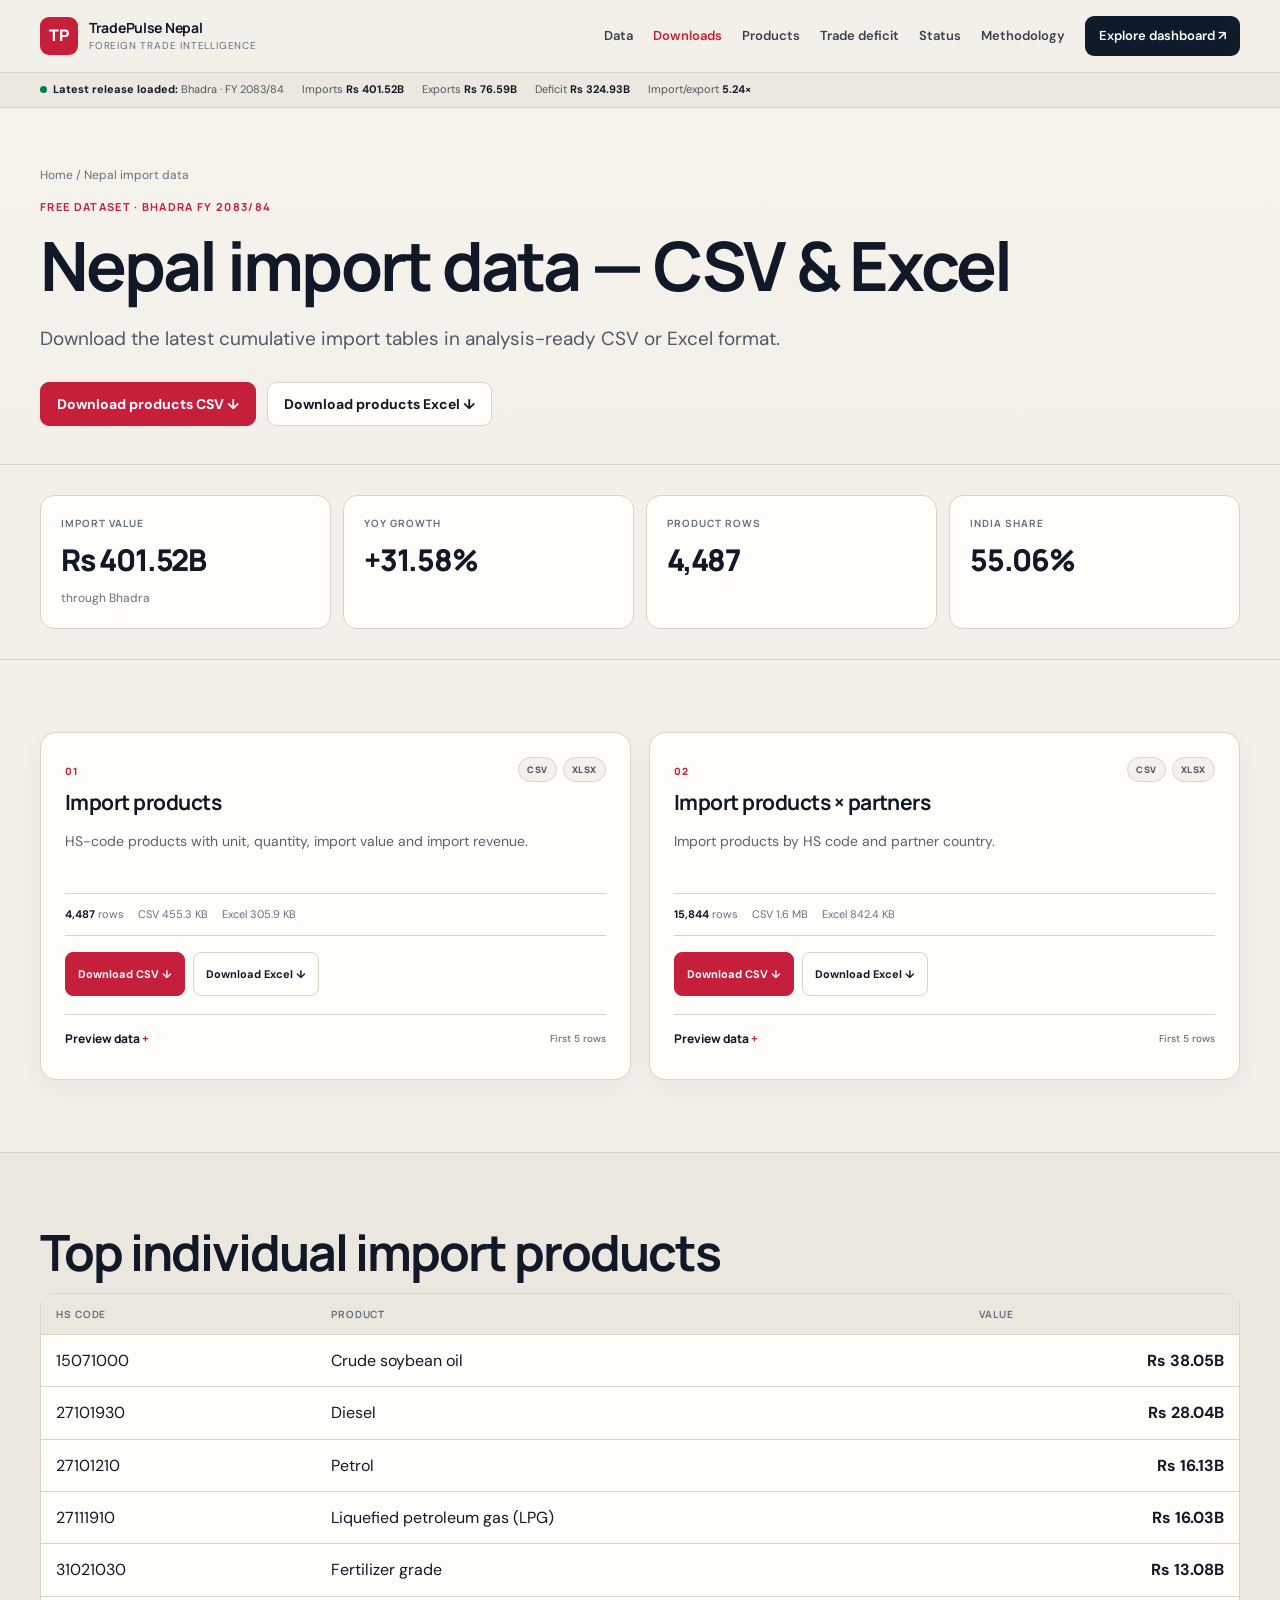
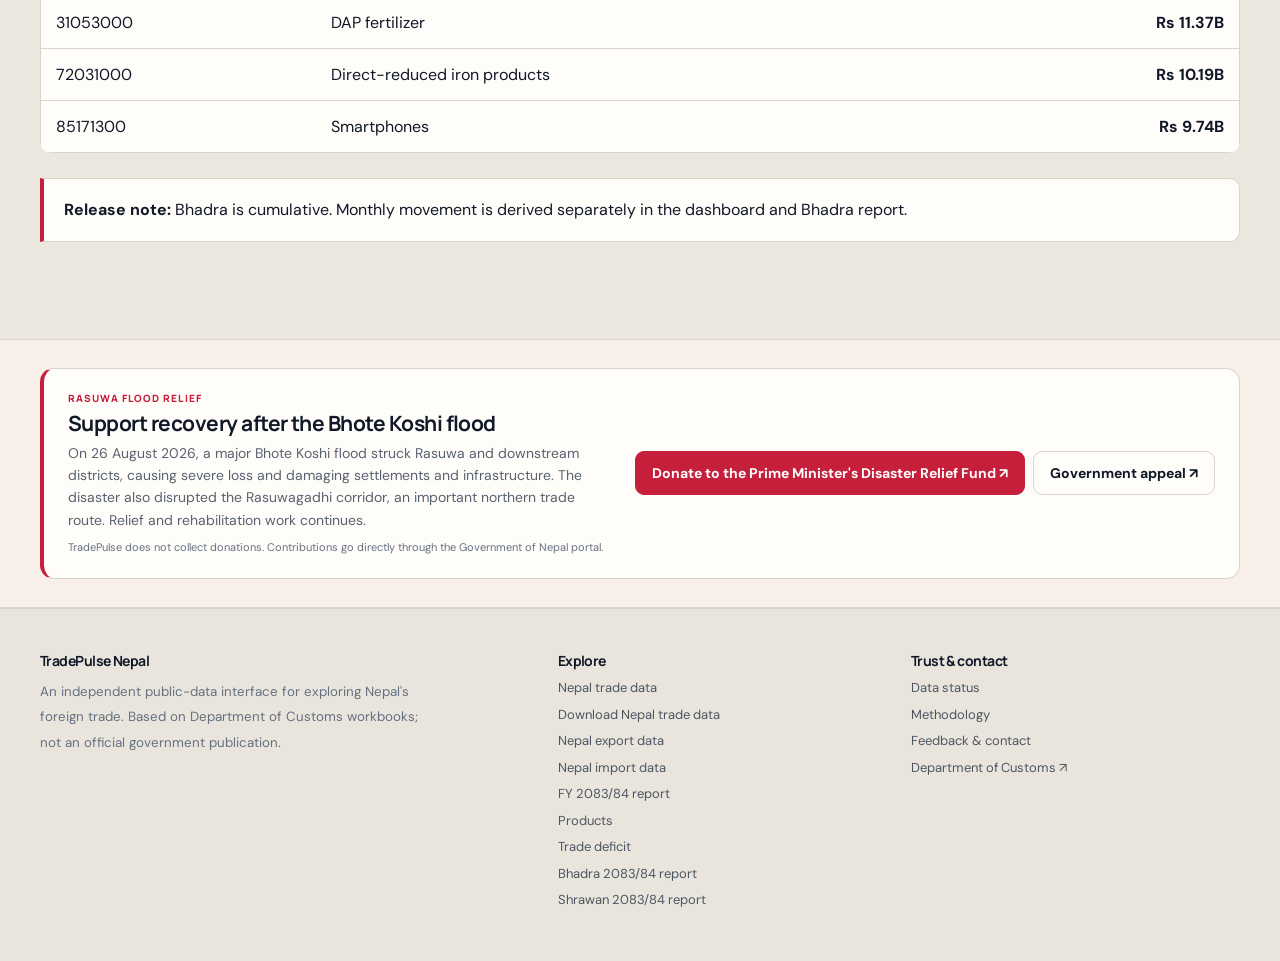
<file: nepal-import-data.html>
<!DOCTYPE html>

<html lang="en"><head><meta charset="utf-8"/><meta content="width=device-width,initial-scale=1" name="viewport"/><title>Nepal Import Data 2083/84 | Free CSV &amp; Excel | TradePulse Nepal</title><meta content="Download Nepal import data through Bhadra FY 2083/84: 4,487 HS-code products and 15,844 product-country rows." name="description"/><link href="https://tradepulsenepal.com/nepal-import-data.html" rel="canonical"/><meta content="index,follow,max-image-preview:large" name="robots"/><meta content="website" property="og:type"/><meta content="TradePulse Nepal" property="og:site_name"/><meta content="Nepal Import Data 2083/84 | Free CSV &amp; Excel | TradePulse Nepal" property="og:title"/><meta content="Download Nepal import data through Bhadra FY 2083/84: 4,487 HS-code products and 15,844 product-country rows." property="og:description"/><meta content="https://tradepulsenepal.com/nepal-import-data.html" property="og:url"/><meta content="summary_large_image" name="twitter:card"/><meta content="#c61f3b" name="theme-color"/><link href="favicon.svg" rel="icon"/><link href="manifest.webmanifest" rel="manifest"/><link href="styles.css?v=20260906-5" rel="stylesheet"/><meta content="TradePulse Nepal" name="author"/><meta content="en_NP" property="og:locale"/><meta content="https://tradepulsenepal.com/social-preview.png" property="og:image"/><meta content="1200" property="og:image:width"/><meta content="630" property="og:image:height"/><meta content="TradePulse Nepal — Nepal import and export data" property="og:image:alt"/><meta content="Nepal Import Data 2083/84 | Free CSV &amp; Excel | TradePulse Nepal" name="twitter:title"/><meta content="Download Nepal import data through Bhadra FY 2083/84: 4,487 HS-code products and 15,844 product-country rows." name="twitter:description"/><meta content="https://tradepulsenepal.com/social-preview.png" name="twitter:image"/><script type="application/ld+json">{"@context":"https://schema.org","@graph":[{"@type":"Organization","@id":"https://tradepulsenepal.com/#organization","name":"TradePulse Nepal","url":"https://tradepulsenepal.com/","description":"Independent public-data project that processes and explains Nepal foreign trade statistics from Department of Customs releases."},{"@type":"WebSite","@id":"https://tradepulsenepal.com/#website","url":"https://tradepulsenepal.com/","name":"TradePulse Nepal","publisher":{"@id":"https://tradepulsenepal.com/#organization"},"inLanguage":"en"},{"@type":"WebPage","@id":"https://tradepulsenepal.com/nepal-import-data.html#webpage","url":"https://tradepulsenepal.com/nepal-import-data.html","name":"Nepal Import Data 2083/84 | Free CSV & Excel | TradePulse Nepal","description":"Download Nepal import data through Bhadra FY 2083/84: 4,487 HS-code products and 15,844 product-country rows.","isPartOf":{"@id":"https://tradepulsenepal.com/#website"},"dateModified":"2026-09-28","publisher":{"@id":"https://tradepulsenepal.com/#organization"},"inLanguage":"en"},{"@type":"Dataset","name":"Nepal Import Data — Bhadra FY 2083/84","url":"https://tradepulsenepal.com/nepal-import-data.html","isAccessibleForFree":true,"isBasedOn":"https://customs.gov.np/category/summary-of-business-revenue-2083-084/?page=1","dateModified":"2026-09-28","temporalCoverage":"Shrawan–Bhadra FY 2083/84"}]}</script><style id="tp-relief-style">.relief-appeal{padding:28px 0;background:#f7efe8;border-top:1px solid var(--line);border-bottom:1px solid var(--line)}
.relief-card{display:grid;grid-template-columns:1fr auto;gap:28px;align-items:center;background:var(--surface);border:1px solid var(--line);border-left:4px solid var(--red);border-radius:14px;padding:22px 24px}
.relief-kicker{font:800 10px Manrope,sans-serif;letter-spacing:.11em;text-transform:uppercase;color:var(--red);margin-bottom:7px}
.relief-card h3{margin:0 0 8px;font-size:21px}.relief-card p{margin:0;color:#596270;font-size:14px;max-width:820px}
.relief-actions{display:flex;gap:8px;flex-wrap:wrap;justify-content:flex-end}.relief-note{margin-top:8px!important;font-size:11px!important;color:var(--muted)!important}
@media(max-width:760px){.relief-card{grid-template-columns:1fr;gap:16px;padding:19px}.relief-actions{justify-content:flex-start}.relief-actions .btn{width:100%}}</style></head><body><header class="site-head"><div class="wrap nav"><a class="brand" href="index.html"><span class="brand-mark">TP</span><span class="brand-copy"><strong>TradePulse Nepal</strong><span>Foreign trade intelligence</span></span></a><button aria-label="Toggle navigation" class="menu">Menu</button><nav class="navlinks"><a href="nepal-trade-data.html">Data</a><a aria-current="page" href="nepal-trade-data-download.html">Downloads</a><a href="products.html">Products</a><a href="trade-deficit.html">Trade deficit</a><a href="status.html">Status</a><a href="about.html">Methodology</a><a class="nav-cta" href="https://tradepulsenepal.streamlit.app/" rel="noopener" target="_blank">Explore dashboard ↗</a></nav></div></header><div class="ticker"><div class="wrap ticker-inner"><span><i class="live-dot"></i><b>Latest release loaded:</b> Bhadra · FY 2083/84</span><span>Imports <b>Rs 401.52B</b></span><span>Exports <b>Rs 76.59B</b></span><span>Deficit <b>Rs 324.93B</b></span><span>Import/export <b>5.24×</b></span></div></div><main><section class="page-hero data-hero"><div class="wrap"><div class="crumb"><a href="index.html">Home</a> / Nepal import data</div><div class="eyebrow">Free dataset · Bhadra FY 2083/84</div><h1>Nepal import data — CSV &amp; Excel</h1><p class="lede">Download the latest cumulative import tables in analysis-ready CSV or Excel format.</p><div class="actions"><a class="btn primary" download="" href="data/nepal-import-products-bhadra-fy2083-84.csv">Download products CSV ↓</a><a class="btn" download="" href="data/nepal-import-products-bhadra-fy2083-84.xlsx">Download products Excel ↓</a></div></div></section><section class="snapshot"><div class="wrap"><div class="metrics"><div class="metric"><div class="metric-label">Import value</div><div class="metric-value">Rs 401.52B</div><div class="metric-note">through Bhadra</div></div><div class="metric"><div class="metric-label">YoY growth</div><div class="metric-value">+31.58%</div></div><div class="metric"><div class="metric-label">Product rows</div><div class="metric-value">4,487</div></div><div class="metric"><div class="metric-label">India share</div><div class="metric-value">55.06%</div></div></div></div></section><section class="section data-library-section"><div class="wrap"><div class="dataset-grid"><article class="dataset-card"><div class="dataset-card-head"><div><span class="dataset-index">01</span><h3>Import products</h3></div><div class="format-badges"><span>CSV</span><span>XLSX</span></div></div><p>HS-code products with unit, quantity, import value and import revenue.</p><div class="dataset-meta"><span><b>4,487</b> rows</span><span>CSV 455.3 KB</span><span>Excel 305.9 KB</span></div><div class="dataset-actions"><a class="btn primary compact" download="" href="data/nepal-import-products-bhadra-fy2083-84.csv">Download CSV ↓</a><a class="btn compact" download="" href="data/nepal-import-products-bhadra-fy2083-84.xlsx">Download Excel ↓</a></div><details class="data-preview"><summary><span>Preview data</span><small>First 5 rows</small></summary><div class="preview-scroll"><table class="preview-table"><thead><tr><th>HS code</th><th>Description</th><th>Unit</th><th>Quantity</th><th>Imports · Rs 000</th><th>Imports · Rs bn</th><th>Revenue · Rs 000</th></tr></thead><tbody><tr><td>01051100</td><td>Live fowls of species gallus domesticus, weighing =&lt;185g (chicks)</td><td>PCS</td><td>12,632</td><td>63,514.46</td><td>0.0635</td><td>0.13</td></tr><tr><td>01059900</td><td>Live poultry, ducks, geese, turkeys and guinea fouls weighing &gt;185g</td><td>PCS</td><td>11,440</td><td>19,920.9</td><td>0.0199</td><td>0.065</td></tr><tr><td>01061900</td><td>Other; live mammals</td><td>PCS</td><td>1</td><td>76.32</td><td>0.0001</td><td>7.7</td></tr><tr><td>01069000</td><td>Other live animals</td><td>PCS</td><td>112</td><td>6,972.38</td><td>0.007</td><td>701.43</td></tr><tr><td>02044200</td><td>Frozen meat of sheep other cuts with bone in</td><td>Kg</td><td>800</td><td>2,615.69</td><td>0.0026</td><td>635.68</td></tr></tbody></table></div></details></article><article class="dataset-card"><div class="dataset-card-head"><div><span class="dataset-index">02</span><h3>Import products × partners</h3></div><div class="format-badges"><span>CSV</span><span>XLSX</span></div></div><p>Import products by HS code and partner country.</p><div class="dataset-meta"><span><b>15,844</b> rows</span><span>CSV 1.6 MB</span><span>Excel 842.4 KB</span></div><div class="dataset-actions"><a class="btn primary compact" download="" href="data/nepal-import-product-partners-bhadra-fy2083-84.csv">Download CSV ↓</a><a class="btn compact" download="" href="data/nepal-import-product-partners-bhadra-fy2083-84.xlsx">Download Excel ↓</a></div><details class="data-preview"><summary><span>Preview data</span><small>First 5 rows</small></summary><div class="preview-scroll"><table class="preview-table"><thead><tr><th>HS code</th><th>Description</th><th>Partner country</th><th>Unit</th><th>Quantity</th><th>Imports · Rs 000</th><th>Imports · Rs bn</th><th>Revenue · Rs 000</th></tr></thead><tbody><tr><td>01051100</td><td>Live fowls of species gallus domesticus, weighing =&lt;185g (chicks)</td><td>Australia</td><td>PCS</td><td>6,080</td><td>14,194.83</td><td>0.0142</td><td>0.065</td></tr><tr><td>01051100</td><td>Live fowls of species gallus domesticus, weighing =&lt;185g (chicks)</td><td>United States</td><td>PCS</td><td>6,552</td><td>49,319.63</td><td>0.0493</td><td>0.065</td></tr><tr><td>01059900</td><td>Live poultry, ducks, geese, turkeys and guinea fouls weighing &gt;185g</td><td>France</td><td>PCS</td><td>11,440</td><td>19,920.9</td><td>0.0199</td><td>0.065</td></tr><tr><td>01061900</td><td>Other; live mammals</td><td>United States</td><td>PCS</td><td>1</td><td>76.32</td><td>0.0001</td><td>7.7</td></tr><tr><td>01069000</td><td>Other live animals</td><td>Australia</td><td>PCS</td><td>2</td><td>54.93</td><td>0.0001</td><td>5.62</td></tr></tbody></table></div></details></article></div></div></section><section class="section route-section"><div class="wrap"><h2>Top individual import products</h2><div class="table-wrap"><table class="rank-table"><thead><tr><th>HS code</th><th>Product</th><th>Value</th></tr></thead><tbody><tr><td>15071000</td><td>Crude soybean oil</td><td>Rs 38.05B</td></tr><tr><td>27101930</td><td>Diesel</td><td>Rs 28.04B</td></tr><tr><td>27101210</td><td>Petrol</td><td>Rs 16.13B</td></tr><tr><td>27111910</td><td>Liquefied petroleum gas (LPG)</td><td>Rs 16.03B</td></tr><tr><td>31021030</td><td>Fertilizer grade</td><td>Rs 13.08B</td></tr><tr><td>31053000</td><td>DAP fertilizer</td><td>Rs 11.37B</td></tr><tr><td>72031000</td><td>Direct-reduced iron products</td><td>Rs 10.19B</td></tr><tr><td>85171300</td><td>Smartphones</td><td>Rs 9.74B</td></tr></tbody></table></div><div class="callout"><b>Release note:</b> Bhadra is cumulative. Monthly movement is derived separately in the dashboard and Bhadra report.</div></div></section></main><section aria-label="Rasuwa flood relief appeal" class="relief-appeal"><div class="wrap"><div class="relief-card"><div><div class="relief-kicker">Rasuwa flood relief</div><h3>Support recovery after the Bhote Koshi flood</h3><p>On 26 August 2026, a major Bhote Koshi flood struck Rasuwa and downstream districts, causing severe loss and damaging settlements and infrastructure. The disaster also disrupted the Rasuwagadhi corridor, an important northern trade route. Relief and rehabilitation work continues.</p><p class="relief-note">TradePulse does not collect donations. Contributions go directly through the Government of Nepal portal.</p></div><div class="relief-actions"><a class="btn primary" href="https://pmdrf.nchl.com.np/" rel="noopener" target="_blank">Donate to the Prime Minister's Disaster Relief Fund ↗</a><a class="btn" href="https://www.moha.gov.np/en/post/ha-ra-tha-ka-apa-l-11" rel="noopener" target="_blank">Government appeal ↗</a></div></div></div></section><footer class="footer"><div class="wrap footer-grid"><div class="footer-brand"><h4>TradePulse Nepal</h4><small>An independent public-data interface for exploring Nepal's foreign trade. Based on Department of Customs workbooks; not an official government publication.</small></div><div><h4>Explore</h4><a href="nepal-trade-data.html">Nepal trade data</a><a href="nepal-trade-data-download.html">Download Nepal trade data</a><a href="nepal-export-data.html">Nepal export data</a><a href="nepal-import-data.html">Nepal import data</a><a href="nepal-trade-data-2083-84.html">FY 2083/84 report</a><a href="products.html">Products</a><a href="trade-deficit.html">Trade deficit</a><a href="bhadra-2083-84-trade-report.html">Bhadra 2083/84 report</a><a href="shrawan-2083-84-trade-report.html">Shrawan 2083/84 report</a></div><div><h4>Trust &amp; contact</h4><a href="status.html">Data status</a><a href="about.html">Methodology</a><a href="about.html#feedback">Feedback &amp; contact</a><a href="https://customs.gov.np/category/summary-of-business-revenue-2083-084/?page=1" rel="noopener" target="_blank">Department of Customs ↗</a></div></div></footer><script src="script.js?v=20260906-5"></script></body></html>
</file>
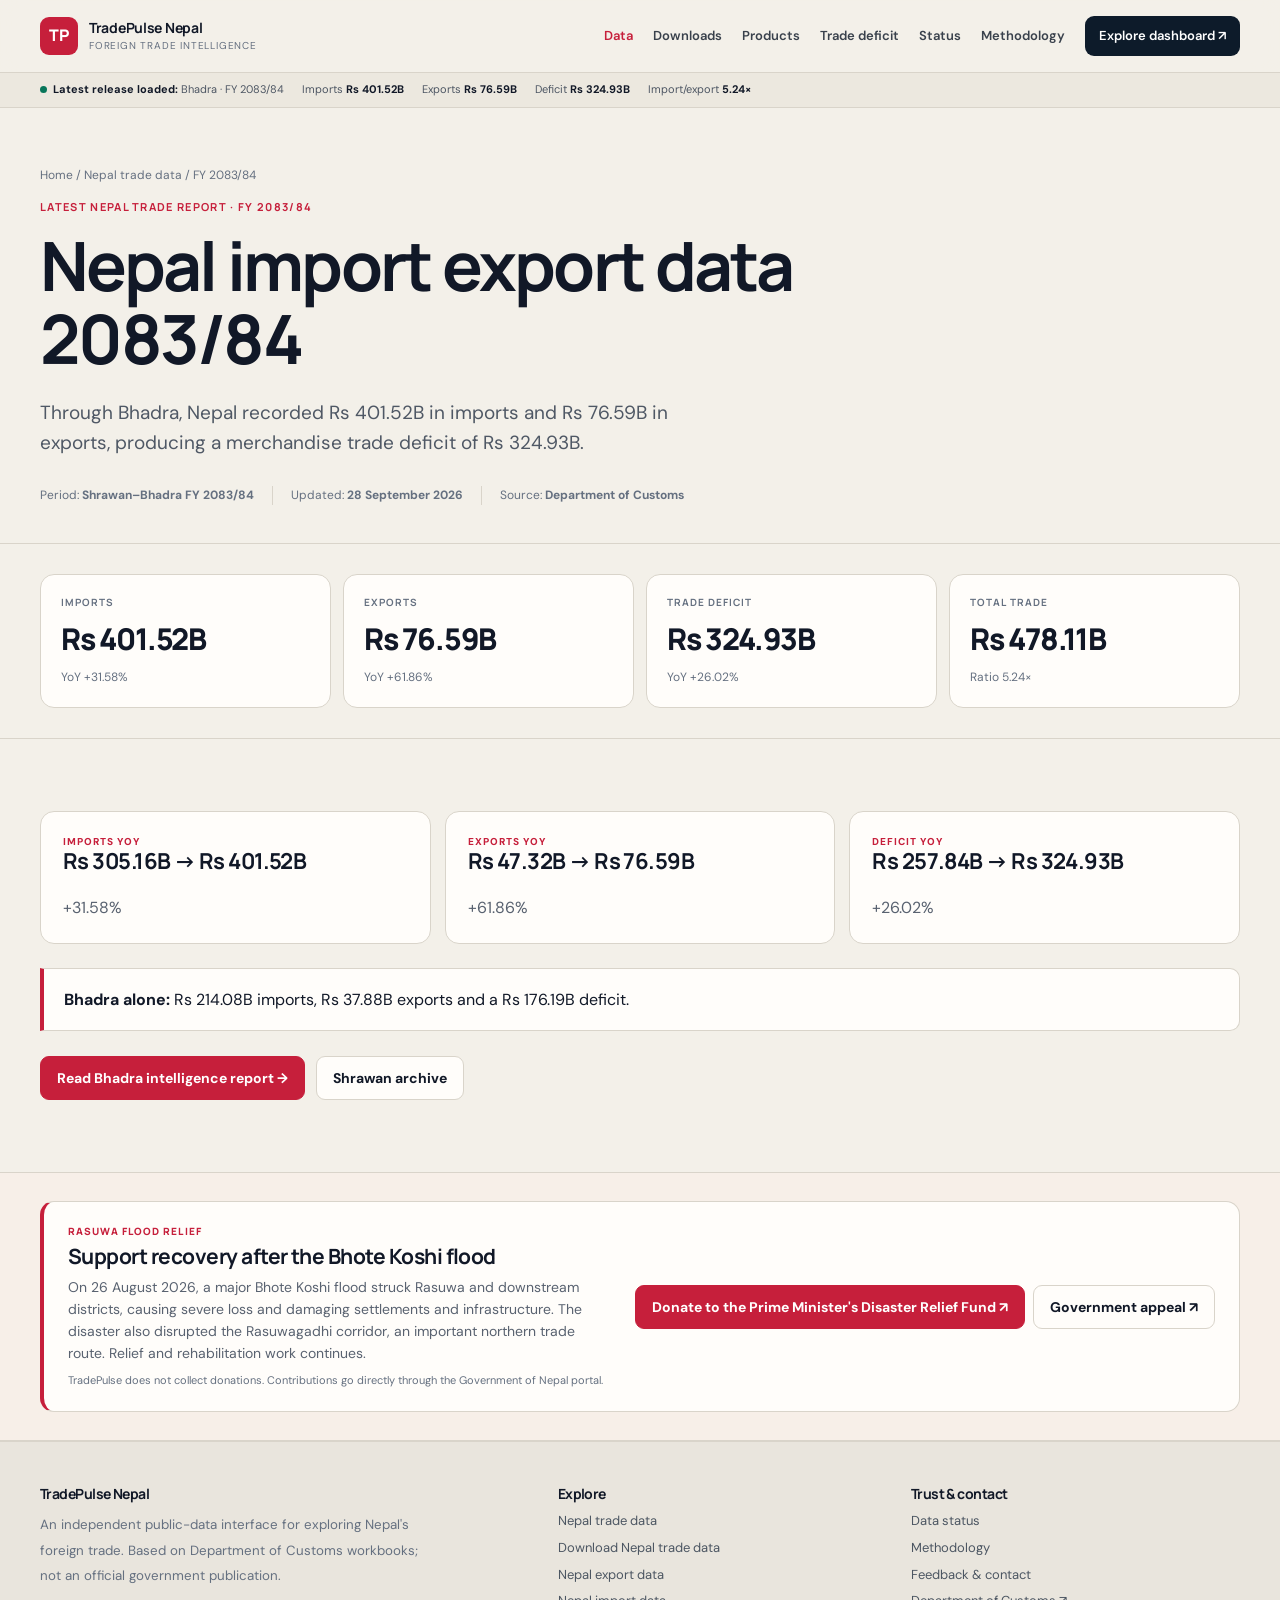
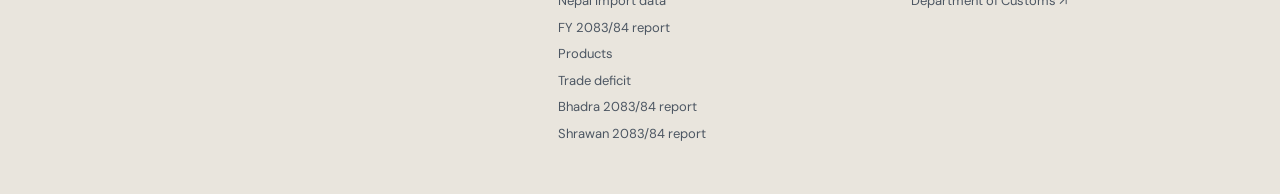
<file: nepal-trade-data-2083-84.html>
<!DOCTYPE html>

<html lang="en"><head><meta charset="utf-8"/><meta content="width=device-width,initial-scale=1" name="viewport"/><title>Nepal Import Export Data 2083/84: Bhadra Trade Statistics | TradePulse Nepal</title><meta content="Nepal import export data through Bhadra FY 2083/84: Rs 401.52B imports, Rs 76.59B exports and Rs 324.93B trade deficit." name="description"/><meta content="index,follow,max-image-preview:large" name="robots"/><meta content="TradePulse Nepal" name="author"/><meta content="TradePulse Nepal" name="application-name"/><link href="https://tradepulsenepal.com/nepal-trade-data-2083-84.html" rel="canonical"/><meta content="website" property="og:type"/><meta content="TradePulse Nepal" property="og:site_name"/><meta content="en_NP" property="og:locale"/><meta content="Nepal Import Export Data 2083/84: Bhadra Trade Statistics | TradePulse Nepal" property="og:title"/><meta content="Nepal import export data through Bhadra FY 2083/84: Rs 401.52B imports, Rs 76.59B exports and Rs 324.93B trade deficit." property="og:description"/><meta content="https://tradepulsenepal.com/nepal-trade-data-2083-84.html" property="og:url"/><meta content="https://tradepulsenepal.com/social-preview.png" property="og:image"/><meta content="1200" property="og:image:width"/><meta content="630" property="og:image:height"/><meta content="TradePulse Nepal — Nepal import and export data" property="og:image:alt"/><meta content="2026-09-05" property="article:published_time"/><meta content="2026-09-05" property="article:modified_time"/><meta content="summary_large_image" name="twitter:card"/><meta content="Nepal Import Export Data 2083/84: Bhadra Trade Statistics | TradePulse Nepal" name="twitter:title"/><meta content="Nepal import export data through Bhadra FY 2083/84: Rs 401.52B imports, Rs 76.59B exports and Rs 324.93B trade deficit." name="twitter:description"/><meta content="https://tradepulsenepal.com/social-preview.png" name="twitter:image"/><meta content="#c61f3b" name="theme-color"/><link href="favicon.svg" rel="icon"/><link href="manifest.webmanifest" rel="manifest"/><link href="styles.css?v=20260906-5" rel="stylesheet"/><script type="application/ld+json">{"@context":"https://schema.org","@graph":[{"@type":"Organization","@id":"https://tradepulsenepal.com/#organization","name":"TradePulse Nepal","url":"https://tradepulsenepal.com/","description":"Independent public-data project that processes and explains Nepal foreign trade statistics from Department of Customs releases."},{"@type":"WebSite","@id":"https://tradepulsenepal.com/#website","url":"https://tradepulsenepal.com/","name":"TradePulse Nepal","publisher":{"@id":"https://tradepulsenepal.com/#organization"},"inLanguage":"en"},{"@type":"WebPage","@id":"https://tradepulsenepal.com/nepal-trade-data-2083-84.html#webpage","url":"https://tradepulsenepal.com/nepal-trade-data-2083-84.html","name":"Nepal Import Export Data 2083/84: Bhadra Trade Statistics | TradePulse Nepal","description":"Nepal import export data through Bhadra FY 2083/84: Rs 401.52B imports, Rs 76.59B exports and Rs 324.93B trade deficit.","isPartOf":{"@id":"https://tradepulsenepal.com/#website"},"dateModified":"2026-09-28","publisher":{"@id":"https://tradepulsenepal.com/#organization"},"inLanguage":"en"}]}</script><style id="tp-relief-style">.relief-appeal{padding:28px 0;background:#f7efe8;border-top:1px solid var(--line);border-bottom:1px solid var(--line)}
.relief-card{display:grid;grid-template-columns:1fr auto;gap:28px;align-items:center;background:var(--surface);border:1px solid var(--line);border-left:4px solid var(--red);border-radius:14px;padding:22px 24px}
.relief-kicker{font:800 10px Manrope,sans-serif;letter-spacing:.11em;text-transform:uppercase;color:var(--red);margin-bottom:7px}
.relief-card h3{margin:0 0 8px;font-size:21px}.relief-card p{margin:0;color:#596270;font-size:14px;max-width:820px}
.relief-actions{display:flex;gap:8px;flex-wrap:wrap;justify-content:flex-end}.relief-note{margin-top:8px!important;font-size:11px!important;color:var(--muted)!important}
@media(max-width:760px){.relief-card{grid-template-columns:1fr;gap:16px;padding:19px}.relief-actions{justify-content:flex-start}.relief-actions .btn{width:100%}}</style></head><body>
<header class="site-head"><div class="wrap nav"><a class="brand" href="index.html"><span class="brand-mark">TP</span><span class="brand-copy"><strong>TradePulse Nepal</strong><span>Foreign trade intelligence</span></span></a><button aria-label="Toggle navigation" class="menu">Menu</button><nav class="navlinks"><a aria-current="page" href="nepal-trade-data.html">Data</a><a href="nepal-trade-data-download.html">Downloads</a><a href="products.html">Products</a><a href="trade-deficit.html">Trade deficit</a><a href="status.html">Status</a><a href="about.html">Methodology</a><a class="nav-cta" href="https://tradepulsenepal.streamlit.app/" rel="noopener" target="_blank">Explore dashboard ↗</a></nav></div></header>
<div class="ticker"><div class="wrap ticker-inner"><span><i class="live-dot"></i><b>Latest release loaded:</b> Bhadra · FY 2083/84</span><span>Imports <b>Rs 401.52B</b></span><span>Exports <b>Rs 76.59B</b></span><span>Deficit <b>Rs 324.93B</b></span><span>Import/export <b>5.24×</b></span></div></div>
<main><section class="page-hero report-hero"><div class="wrap"><div class="crumb"><a href="index.html">Home</a> / <a href="nepal-trade-data.html">Nepal trade data</a> / FY 2083/84</div><div class="eyebrow">Latest Nepal trade report · FY 2083/84</div><h1>Nepal import export data 2083/84</h1><p class="lede">Through Bhadra, Nepal recorded Rs 401.52B in imports and Rs 76.59B in exports, producing a merchandise trade deficit of Rs 324.93B.</p><div class="report-meta"><span>Period: <b>Shrawan–Bhadra FY 2083/84</b></span><span>Updated: <b>28 September 2026</b></span><span>Source: <b>Department of Customs</b></span></div></div></section><section class="snapshot"><div class="wrap"><div class="metrics"><div class="metric"><div class="metric-label">Imports</div><div class="metric-value">Rs 401.52B</div><div class="metric-note">YoY +31.58%</div></div><div class="metric"><div class="metric-label">Exports</div><div class="metric-value">Rs 76.59B</div><div class="metric-note">YoY +61.86%</div></div><div class="metric"><div class="metric-label">Trade deficit</div><div class="metric-value">Rs 324.93B</div><div class="metric-note">YoY +26.02%</div></div><div class="metric"><div class="metric-label">Total trade</div><div class="metric-value">Rs 478.11B</div><div class="metric-note">Ratio 5.24×</div></div></div></div></section><section class="section"><div class="wrap"><div class="grid3"><div class="card"><div class="card-kicker">Imports YoY</div><h3>Rs 305.16B → Rs 401.52B</h3><p>+31.58%</p></div><div class="card"><div class="card-kicker">Exports YoY</div><h3>Rs 47.32B → Rs 76.59B</h3><p>+61.86%</p></div><div class="card"><div class="card-kicker">Deficit YoY</div><h3>Rs 257.84B → Rs 324.93B</h3><p>+26.02%</p></div></div><div class="callout" style="margin-top:24px"><b>Bhadra alone:</b> Rs 214.08B imports, Rs 37.88B exports and a Rs 176.19B deficit.</div><div class="actions" style="margin-top:22px"><a class="btn primary" href="bhadra-2083-84-trade-report.html">Read Bhadra intelligence report →</a><a class="btn" href="shrawan-2083-84-trade-report.html">Shrawan archive</a></div></div></section></main>
<section aria-label="Rasuwa flood relief appeal" class="relief-appeal"><div class="wrap"><div class="relief-card"><div><div class="relief-kicker">Rasuwa flood relief</div><h3>Support recovery after the Bhote Koshi flood</h3><p>On 26 August 2026, a major Bhote Koshi flood struck Rasuwa and downstream districts, causing severe loss and damaging settlements and infrastructure. The disaster also disrupted the Rasuwagadhi corridor, an important northern trade route. Relief and rehabilitation work continues.</p><p class="relief-note">TradePulse does not collect donations. Contributions go directly through the Government of Nepal portal.</p></div><div class="relief-actions"><a class="btn primary" href="https://pmdrf.nchl.com.np/" rel="noopener" target="_blank">Donate to the Prime Minister's Disaster Relief Fund ↗</a><a class="btn" href="https://www.moha.gov.np/en/post/ha-ra-tha-ka-apa-l-11" rel="noopener" target="_blank">Government appeal ↗</a></div></div></div></section><footer class="footer"><div class="wrap footer-grid"><div class="footer-brand"><h4>TradePulse Nepal</h4><small>An independent public-data interface for exploring Nepal's foreign trade. Based on Department of Customs workbooks; not an official government publication.</small></div><div><h4>Explore</h4><a href="nepal-trade-data.html">Nepal trade data</a><a href="nepal-trade-data-download.html">Download Nepal trade data</a><a href="nepal-export-data.html">Nepal export data</a><a href="nepal-import-data.html">Nepal import data</a><a href="nepal-trade-data-2083-84.html">FY 2083/84 report</a><a href="products.html">Products</a><a href="trade-deficit.html">Trade deficit</a><a href="bhadra-2083-84-trade-report.html">Bhadra 2083/84 report</a><a href="shrawan-2083-84-trade-report.html">Shrawan 2083/84 report</a></div><div><h4>Trust &amp; contact</h4><a href="status.html">Data status</a><a href="about.html">Methodology</a><a href="about.html#feedback">Feedback &amp; contact</a><a href="https://customs.gov.np/category/summary-of-business-revenue-2083-084/?page=1" rel="noopener" target="_blank">Department of Customs ↗</a></div></div></footer><script src="script.js?v=20260906-5"></script></body></html>
</file>
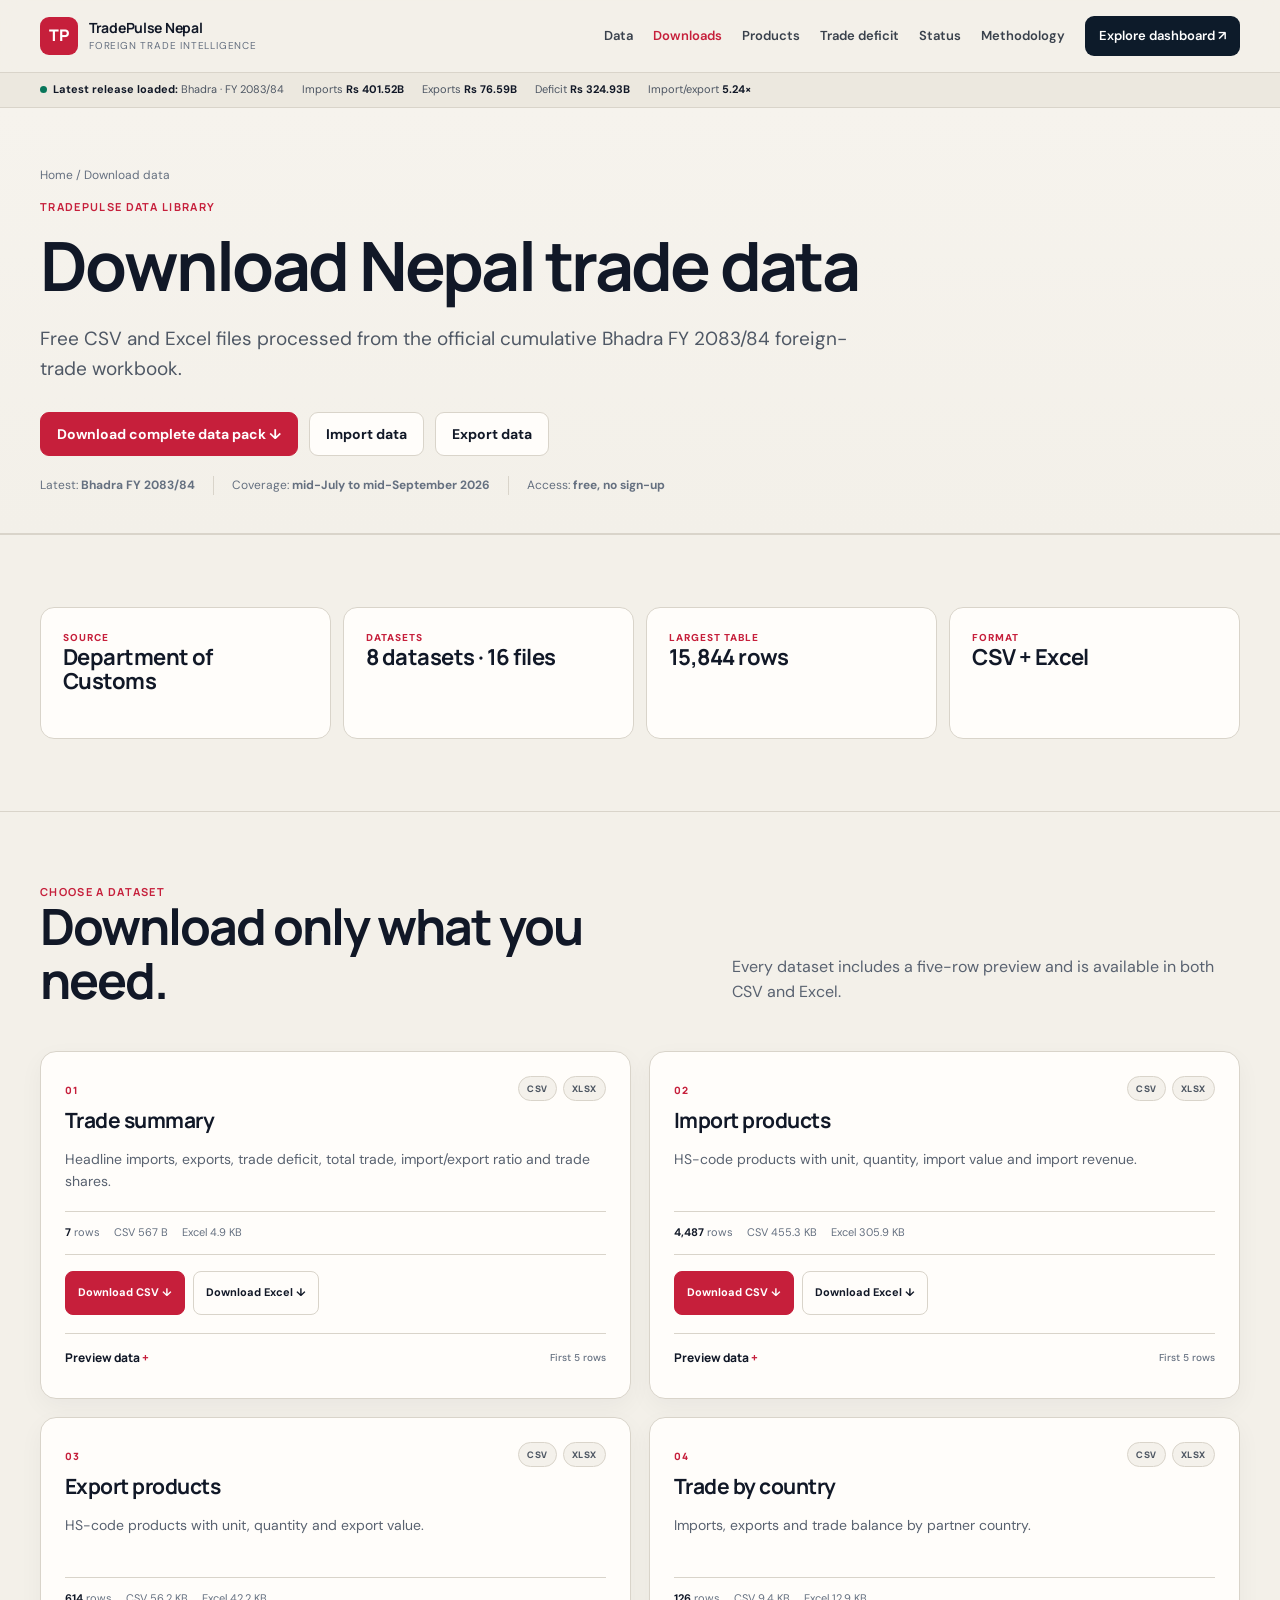
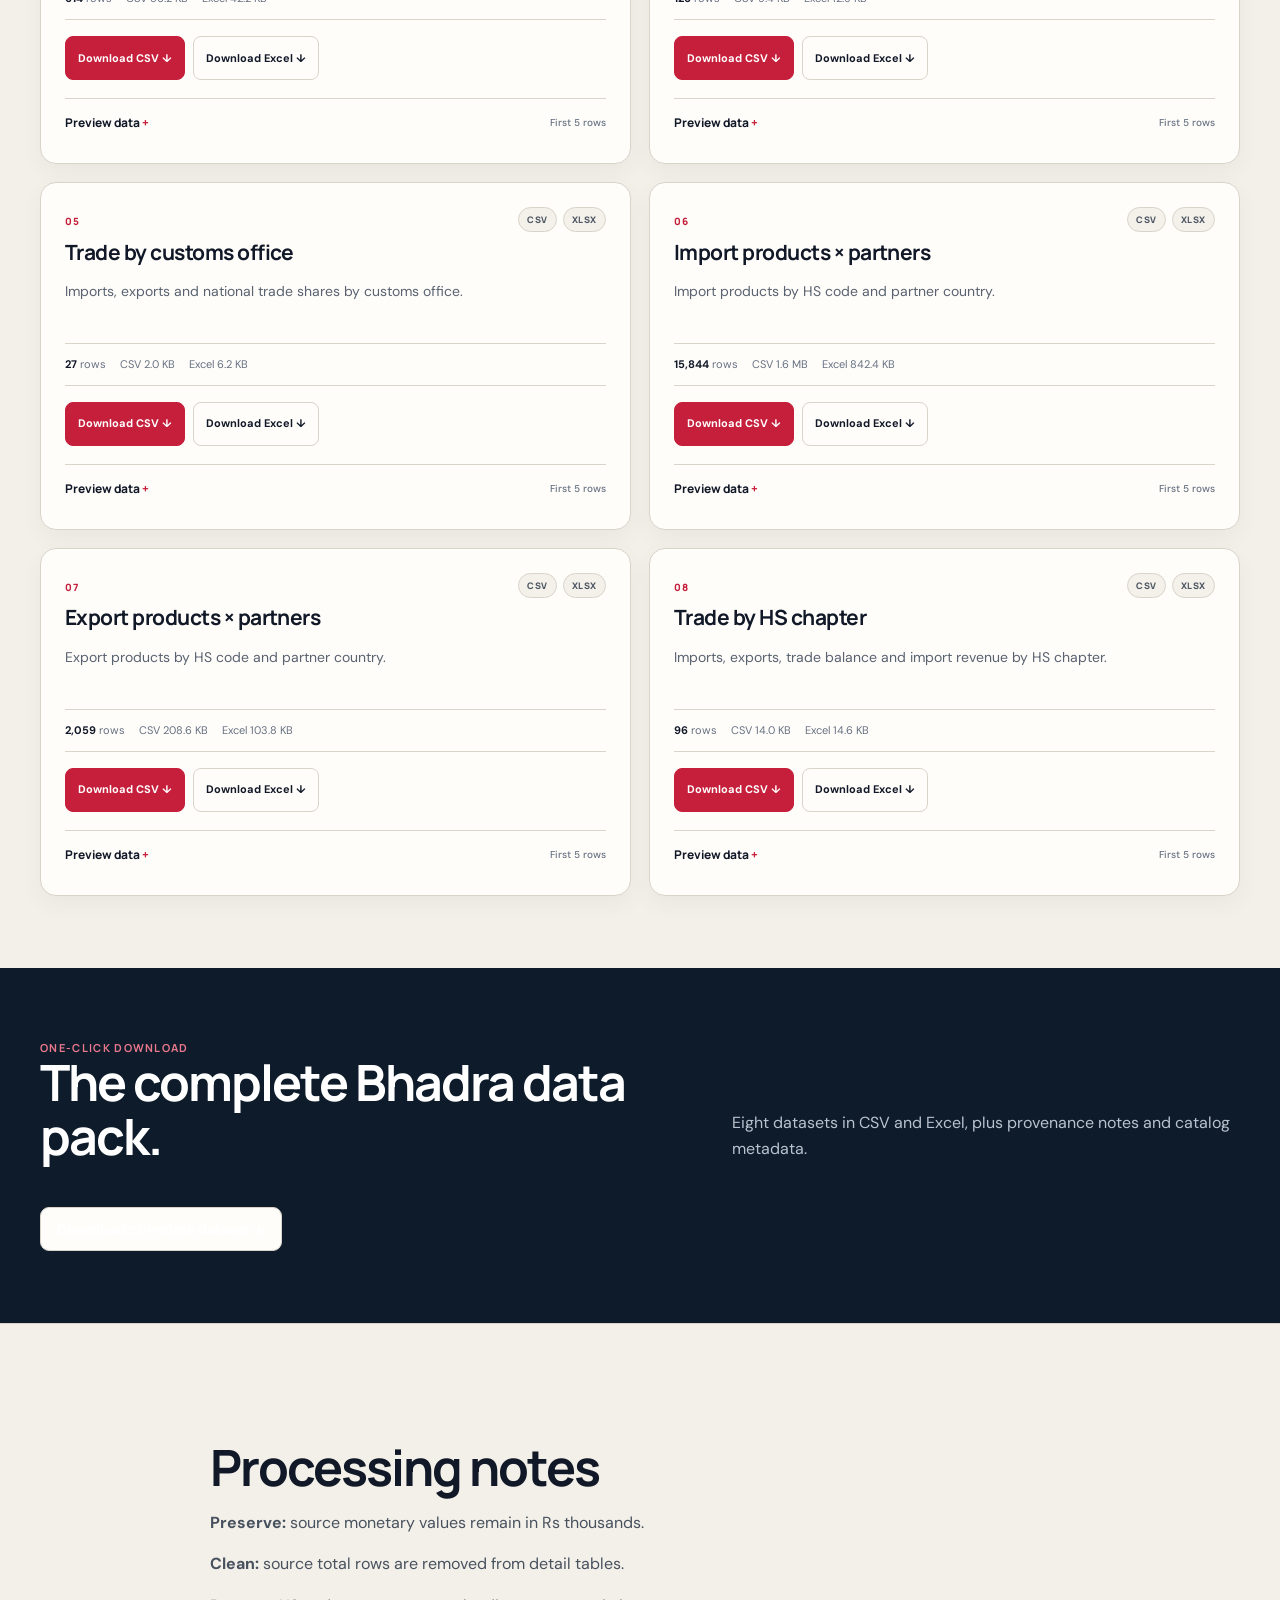
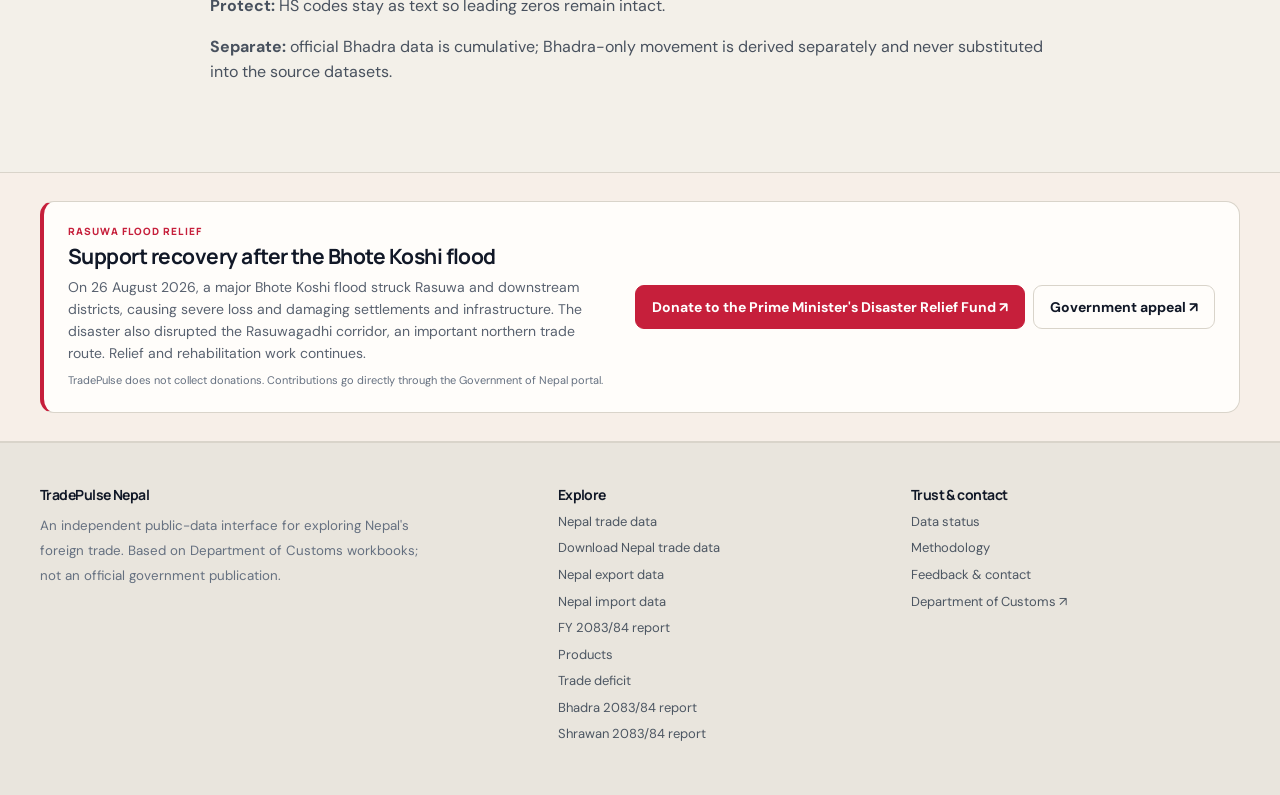
<file: nepal-trade-data-download.html>
<!DOCTYPE html>

<html lang="en"><head><meta charset="utf-8"/><meta content="width=device-width,initial-scale=1" name="viewport"/><title>Download Nepal Trade Data 2083/84 | CSV &amp; Excel | TradePulse Nepal</title><meta content="Download Nepal trade data through Bhadra FY 2083/84 as free CSV and Excel files for imports, exports, countries, customs offices and HS chapters." name="description"/><link href="https://tradepulsenepal.com/nepal-trade-data-download.html" rel="canonical"/><meta content="index,follow,max-image-preview:large" name="robots"/><meta content="website" property="og:type"/><meta content="TradePulse Nepal" property="og:site_name"/><meta content="Download Nepal Trade Data 2083/84 | CSV &amp; Excel | TradePulse Nepal" property="og:title"/><meta content="Download Nepal trade data through Bhadra FY 2083/84 as free CSV and Excel files for imports, exports, countries, customs offices and HS chapters." property="og:description"/><meta content="https://tradepulsenepal.com/nepal-trade-data-download.html" property="og:url"/><meta content="summary_large_image" name="twitter:card"/><meta content="#c61f3b" name="theme-color"/><link href="favicon.svg" rel="icon"/><link href="manifest.webmanifest" rel="manifest"/><link href="styles.css?v=20260906-5" rel="stylesheet"/><meta content="TradePulse Nepal" name="author"/><meta content="en_NP" property="og:locale"/><meta content="https://tradepulsenepal.com/social-preview.png" property="og:image"/><meta content="1200" property="og:image:width"/><meta content="630" property="og:image:height"/><meta content="TradePulse Nepal — Nepal import and export data" property="og:image:alt"/><meta content="Download Nepal Trade Data 2083/84 | CSV &amp; Excel | TradePulse Nepal" name="twitter:title"/><meta content="Download Nepal trade data through Bhadra FY 2083/84 as free CSV and Excel files for imports, exports, countries, customs offices and HS chapters." name="twitter:description"/><meta content="https://tradepulsenepal.com/social-preview.png" name="twitter:image"/><script type="application/ld+json">{"@context":"https://schema.org","@graph":[{"@type":"Organization","@id":"https://tradepulsenepal.com/#organization","name":"TradePulse Nepal","url":"https://tradepulsenepal.com/","description":"Independent public-data project that processes and explains Nepal foreign trade statistics from Department of Customs releases."},{"@type":"WebSite","@id":"https://tradepulsenepal.com/#website","url":"https://tradepulsenepal.com/","name":"TradePulse Nepal","publisher":{"@id":"https://tradepulsenepal.com/#organization"},"inLanguage":"en"},{"@type":"WebPage","@id":"https://tradepulsenepal.com/nepal-trade-data-download.html#webpage","url":"https://tradepulsenepal.com/nepal-trade-data-download.html","name":"Download Nepal Trade Data 2083/84 | CSV & Excel | TradePulse Nepal","description":"Download Nepal trade data through Bhadra FY 2083/84 as free CSV and Excel files for imports, exports, countries, customs offices and HS chapters.","isPartOf":{"@id":"https://tradepulsenepal.com/#website"},"dateModified":"2026-09-28","publisher":{"@id":"https://tradepulsenepal.com/#organization"},"inLanguage":"en"},{"@type":"Dataset","name":"Nepal Foreign Trade Data — Bhadra FY 2083/84","url":"https://tradepulsenepal.com/nepal-trade-data-download.html","isAccessibleForFree":true,"isBasedOn":"https://customs.gov.np/category/summary-of-business-revenue-2083-084/?page=1","dateModified":"2026-09-28","temporalCoverage":"Shrawan–Bhadra FY 2083/84","distribution":[{"@type":"DataDownload","name":"Trade summary CSV","encodingFormat":"text/csv","contentUrl":"https://tradepulsenepal.com/data/nepal-trade-summary-bhadra-fy2083-84.csv"},{"@type":"DataDownload","name":"Trade summary Excel","encodingFormat":"application/vnd.openxmlformats-officedocument.spreadsheetml.sheet","contentUrl":"https://tradepulsenepal.com/data/nepal-trade-summary-bhadra-fy2083-84.xlsx"},{"@type":"DataDownload","name":"Import products CSV","encodingFormat":"text/csv","contentUrl":"https://tradepulsenepal.com/data/nepal-import-products-bhadra-fy2083-84.csv"},{"@type":"DataDownload","name":"Import products Excel","encodingFormat":"application/vnd.openxmlformats-officedocument.spreadsheetml.sheet","contentUrl":"https://tradepulsenepal.com/data/nepal-import-products-bhadra-fy2083-84.xlsx"},{"@type":"DataDownload","name":"Export products CSV","encodingFormat":"text/csv","contentUrl":"https://tradepulsenepal.com/data/nepal-export-products-bhadra-fy2083-84.csv"},{"@type":"DataDownload","name":"Export products Excel","encodingFormat":"application/vnd.openxmlformats-officedocument.spreadsheetml.sheet","contentUrl":"https://tradepulsenepal.com/data/nepal-export-products-bhadra-fy2083-84.xlsx"},{"@type":"DataDownload","name":"Trade by country CSV","encodingFormat":"text/csv","contentUrl":"https://tradepulsenepal.com/data/nepal-trade-by-country-bhadra-fy2083-84.csv"},{"@type":"DataDownload","name":"Trade by country Excel","encodingFormat":"application/vnd.openxmlformats-officedocument.spreadsheetml.sheet","contentUrl":"https://tradepulsenepal.com/data/nepal-trade-by-country-bhadra-fy2083-84.xlsx"},{"@type":"DataDownload","name":"Trade by customs office CSV","encodingFormat":"text/csv","contentUrl":"https://tradepulsenepal.com/data/nepal-trade-by-customs-office-bhadra-fy2083-84.csv"},{"@type":"DataDownload","name":"Trade by customs office Excel","encodingFormat":"application/vnd.openxmlformats-officedocument.spreadsheetml.sheet","contentUrl":"https://tradepulsenepal.com/data/nepal-trade-by-customs-office-bhadra-fy2083-84.xlsx"},{"@type":"DataDownload","name":"Import products × partners CSV","encodingFormat":"text/csv","contentUrl":"https://tradepulsenepal.com/data/nepal-import-product-partners-bhadra-fy2083-84.csv"},{"@type":"DataDownload","name":"Import products × partners Excel","encodingFormat":"application/vnd.openxmlformats-officedocument.spreadsheetml.sheet","contentUrl":"https://tradepulsenepal.com/data/nepal-import-product-partners-bhadra-fy2083-84.xlsx"},{"@type":"DataDownload","name":"Export products × partners CSV","encodingFormat":"text/csv","contentUrl":"https://tradepulsenepal.com/data/nepal-export-product-partners-bhadra-fy2083-84.csv"},{"@type":"DataDownload","name":"Export products × partners Excel","encodingFormat":"application/vnd.openxmlformats-officedocument.spreadsheetml.sheet","contentUrl":"https://tradepulsenepal.com/data/nepal-export-product-partners-bhadra-fy2083-84.xlsx"},{"@type":"DataDownload","name":"Trade by HS chapter CSV","encodingFormat":"text/csv","contentUrl":"https://tradepulsenepal.com/data/nepal-trade-by-hs-chapter-bhadra-fy2083-84.csv"},{"@type":"DataDownload","name":"Trade by HS chapter Excel","encodingFormat":"application/vnd.openxmlformats-officedocument.spreadsheetml.sheet","contentUrl":"https://tradepulsenepal.com/data/nepal-trade-by-hs-chapter-bhadra-fy2083-84.xlsx"}]}]}</script><style id="tp-relief-style">.relief-appeal{padding:28px 0;background:#f7efe8;border-top:1px solid var(--line);border-bottom:1px solid var(--line)}
.relief-card{display:grid;grid-template-columns:1fr auto;gap:28px;align-items:center;background:var(--surface);border:1px solid var(--line);border-left:4px solid var(--red);border-radius:14px;padding:22px 24px}
.relief-kicker{font:800 10px Manrope,sans-serif;letter-spacing:.11em;text-transform:uppercase;color:var(--red);margin-bottom:7px}
.relief-card h3{margin:0 0 8px;font-size:21px}.relief-card p{margin:0;color:#596270;font-size:14px;max-width:820px}
.relief-actions{display:flex;gap:8px;flex-wrap:wrap;justify-content:flex-end}.relief-note{margin-top:8px!important;font-size:11px!important;color:var(--muted)!important}
@media(max-width:760px){.relief-card{grid-template-columns:1fr;gap:16px;padding:19px}.relief-actions{justify-content:flex-start}.relief-actions .btn{width:100%}}</style></head><body><header class="site-head"><div class="wrap nav"><a class="brand" href="index.html"><span class="brand-mark">TP</span><span class="brand-copy"><strong>TradePulse Nepal</strong><span>Foreign trade intelligence</span></span></a><button aria-label="Toggle navigation" class="menu">Menu</button><nav class="navlinks"><a href="nepal-trade-data.html">Data</a><a aria-current="page" href="nepal-trade-data-download.html">Downloads</a><a href="products.html">Products</a><a href="trade-deficit.html">Trade deficit</a><a href="status.html">Status</a><a href="about.html">Methodology</a><a class="nav-cta" href="https://tradepulsenepal.streamlit.app/" rel="noopener" target="_blank">Explore dashboard ↗</a></nav></div></header><div class="ticker"><div class="wrap ticker-inner"><span><i class="live-dot"></i><b>Latest release loaded:</b> Bhadra · FY 2083/84</span><span>Imports <b>Rs 401.52B</b></span><span>Exports <b>Rs 76.59B</b></span><span>Deficit <b>Rs 324.93B</b></span><span>Import/export <b>5.24×</b></span></div></div><main><section class="page-hero data-hero"><div class="wrap"><div class="crumb"><a href="index.html">Home</a> / Download data</div><div class="eyebrow">TradePulse Data Library</div><h1>Download Nepal trade data</h1><p class="lede">Free CSV and Excel files processed from the official cumulative Bhadra FY 2083/84 foreign-trade workbook.</p><div class="actions"><a class="btn primary" download="" href="data/nepal-trade-data-bhadra-fy2083-84-all-formats.zip">Download complete data pack ↓</a><a class="btn" href="nepal-import-data.html">Import data</a><a class="btn" href="nepal-export-data.html">Export data</a></div><div class="report-meta"><span>Latest: <b>Bhadra FY 2083/84</b></span><span>Coverage: <b>mid-July to mid-September 2026</b></span><span>Access: <b>free, no sign-up</b></span></div></div></section><section class="section"><div class="wrap"><div class="metrics"><div class="card"><div class="card-kicker">Source</div><h3>Department of Customs</h3></div><div class="card"><div class="card-kicker">Datasets</div><h3>8 datasets · 16 files</h3></div><div class="card"><div class="card-kicker">Largest table</div><h3>15,844 rows</h3></div><div class="card"><div class="card-kicker">Format</div><h3>CSV + Excel</h3></div></div></div></section><section class="section data-library-section"><div class="wrap"><div class="section-head"><div><div class="eyebrow">Choose a dataset</div><h2>Download only what you need.</h2></div><p class="section-copy">Every dataset includes a five-row preview and is available in both CSV and Excel.</p></div><div class="dataset-grid"><article class="dataset-card"><div class="dataset-card-head"><div><span class="dataset-index">01</span><h3>Trade summary</h3></div><div class="format-badges"><span>CSV</span><span>XLSX</span></div></div><p>Headline imports, exports, trade deficit, total trade, import/export ratio and trade shares.</p><div class="dataset-meta"><span><b>7</b> rows</span><span>CSV 567 B</span><span>Excel 4.9 KB</span></div><div class="dataset-actions"><a class="btn primary compact" download="" href="data/nepal-trade-summary-bhadra-fy2083-84.csv">Download CSV ↓</a><a class="btn compact" download="" href="data/nepal-trade-summary-bhadra-fy2083-84.xlsx">Download Excel ↓</a></div><details class="data-preview"><summary><span>Preview data</span><small>First 5 rows</small></summary><div class="preview-scroll"><table class="preview-table"><thead><tr><th>SN</th><th>Trade_Indicator</th><th>FY_2082_83_First_Two_Months</th><th>FY_2083_84_First_Two_Months</th><th>Change_Percent</th></tr></thead><tbody><tr><td>1</td><td>Imports (Rs.in `000)</td><td>305,155,098.59</td><td>401,518,982.54</td><td>31.58</td></tr><tr><td>2</td><td>Exports (Rs.in `000)</td><td>47,317,662.65</td><td>76,587,539.1</td><td>61.86</td></tr><tr><td>3</td><td>Trade Deficit (Rs.in `000)</td><td>257,837,435.94</td><td>324,931,443.43</td><td>26.02</td></tr><tr><td>4</td><td>Total  Foreign Trade (Rs.in `000)</td><td>352,472,761.24</td><td>478,106,521.64</td><td>35.64</td></tr><tr><td>5</td><td>Imports/Exports Ratio</td><td>6.45</td><td>5.24</td><td>-18.71</td></tr></tbody></table></div></details></article><article class="dataset-card"><div class="dataset-card-head"><div><span class="dataset-index">02</span><h3>Import products</h3></div><div class="format-badges"><span>CSV</span><span>XLSX</span></div></div><p>HS-code products with unit, quantity, import value and import revenue.</p><div class="dataset-meta"><span><b>4,487</b> rows</span><span>CSV 455.3 KB</span><span>Excel 305.9 KB</span></div><div class="dataset-actions"><a class="btn primary compact" download="" href="data/nepal-import-products-bhadra-fy2083-84.csv">Download CSV ↓</a><a class="btn compact" download="" href="data/nepal-import-products-bhadra-fy2083-84.xlsx">Download Excel ↓</a></div><details class="data-preview"><summary><span>Preview data</span><small>First 5 rows</small></summary><div class="preview-scroll"><table class="preview-table"><thead><tr><th>HSCode</th><th>Description</th><th>Unit</th><th>Quantity</th><th>Imports_Value_Rs_Thousands</th><th>Imports_Value_Rs_Billion</th><th>Imports_Revenue_Rs_Thousands</th></tr></thead><tbody><tr><td>01051100</td><td>Live fowls of species gallus domesticus, weighing =&lt;185g (chicks)</td><td>PCS</td><td>12,632</td><td>63,514.46</td><td>0.0635</td><td>0.13</td></tr><tr><td>01059900</td><td>Live poultry, ducks, geese, turkeys and guinea fouls weighing &gt;185g</td><td>PCS</td><td>11,440</td><td>19,920.9</td><td>0.0199</td><td>0.065</td></tr><tr><td>01061900</td><td>Other; live mammals</td><td>PCS</td><td>1</td><td>76.32</td><td>0.0001</td><td>7.7</td></tr><tr><td>01069000</td><td>Other live animals</td><td>PCS</td><td>112</td><td>6,972.38</td><td>0.007</td><td>701.43</td></tr><tr><td>02044200</td><td>Frozen meat of sheep other cuts with bone in</td><td>Kg</td><td>800</td><td>2,615.69</td><td>0.0026</td><td>635.68</td></tr></tbody></table></div></details></article><article class="dataset-card"><div class="dataset-card-head"><div><span class="dataset-index">03</span><h3>Export products</h3></div><div class="format-badges"><span>CSV</span><span>XLSX</span></div></div><p>HS-code products with unit, quantity and export value.</p><div class="dataset-meta"><span><b>614</b> rows</span><span>CSV 56.2 KB</span><span>Excel 42.2 KB</span></div><div class="dataset-actions"><a class="btn primary compact" download="" href="data/nepal-export-products-bhadra-fy2083-84.csv">Download CSV ↓</a><a class="btn compact" download="" href="data/nepal-export-products-bhadra-fy2083-84.xlsx">Download Excel ↓</a></div><details class="data-preview"><summary><span>Preview data</span><small>First 5 rows</small></summary><div class="preview-scroll"><table class="preview-table"><thead><tr><th>HSCode</th><th>Description</th><th>Unit</th><th>Quantity</th><th>Exports_Value_Rs_Thousands</th><th>Exports_Value_Rs_Billion</th></tr></thead><tbody><tr><td>01029000</td><td>Other live bovine animal (except cattle and buffalo )</td><td>PCS</td><td>59</td><td>1,035</td><td>0.001</td></tr><tr><td>01039100</td><td>Live swine weighing &lt;50kg (except pure-bred breeding)</td><td>PCS</td><td>2,627</td><td>6,312.5</td><td>0.0063</td></tr><tr><td>02102000</td><td>Meat of bovine animals, salted or smoke edible flours and meals of meat offal.</td><td>Kg</td><td>479.2</td><td>812.27</td><td>0.0008</td></tr><tr><td>04051000</td><td>Butter</td><td>Kg</td><td>6,100</td><td>2,717.7</td><td>0.0027</td></tr><tr><td>04059010</td><td>Ghee</td><td>Kg</td><td>1,557.8</td><td>1,508.69</td><td>0.0015</td></tr></tbody></table></div></details></article><article class="dataset-card"><div class="dataset-card-head"><div><span class="dataset-index">04</span><h3>Trade by country</h3></div><div class="format-badges"><span>CSV</span><span>XLSX</span></div></div><p>Imports, exports and trade balance by partner country.</p><div class="dataset-meta"><span><b>126</b> rows</span><span>CSV 9.4 KB</span><span>Excel 12.9 KB</span></div><div class="dataset-actions"><a class="btn primary compact" download="" href="data/nepal-trade-by-country-bhadra-fy2083-84.csv">Download CSV ↓</a><a class="btn compact" download="" href="data/nepal-trade-by-country-bhadra-fy2083-84.xlsx">Download Excel ↓</a></div><details class="data-preview"><summary><span>Preview data</span><small>First 5 rows</small></summary><div class="preview-scroll"><table class="preview-table"><thead><tr><th>SN</th><th>Partner_Country</th><th>Imports_Value_Rs_Thousands</th><th>Imports_Value_Rs_Billion</th><th>Exports_Value_Rs_Thousands</th><th>Exports_Value_Rs_Billion</th><th>Trade_Balance_Rs_Thousands</th><th>Trade_Balance_Rs_Billion</th></tr></thead><tbody><tr><td>1</td><td>Afghanistan</td><td>42,655.77</td><td>0.0427</td><td>0</td><td>0</td><td>-42,655.77</td><td>-0.0427</td></tr><tr><td>2</td><td>Angola</td><td>183.49</td><td>0.0002</td><td>0</td><td>0</td><td>-183.49</td><td>-0.0002</td></tr><tr><td>3</td><td>Argentina</td><td>28,200,050.67</td><td>28.2</td><td>24,536.33</td><td>0.0245</td><td>-28,175,514.34</td><td>-28.18</td></tr><tr><td>4</td><td>Australia</td><td>4,241,964.84</td><td>4.24</td><td>604,759.73</td><td>0.6048</td><td>-3,637,205.11</td><td>-3.64</td></tr><tr><td>5</td><td>Austria</td><td>85,742.61</td><td>0.0857</td><td>153,213.68</td><td>0.1532</td><td>67,471.07</td><td>0.0675</td></tr></tbody></table></div></details></article><article class="dataset-card"><div class="dataset-card-head"><div><span class="dataset-index">05</span><h3>Trade by customs office</h3></div><div class="format-badges"><span>CSV</span><span>XLSX</span></div></div><p>Imports, exports and national trade shares by customs office.</p><div class="dataset-meta"><span><b>27</b> rows</span><span>CSV 2.0 KB</span><span>Excel 6.2 KB</span></div><div class="dataset-actions"><a class="btn primary compact" download="" href="data/nepal-trade-by-customs-office-bhadra-fy2083-84.csv">Download CSV ↓</a><a class="btn compact" download="" href="data/nepal-trade-by-customs-office-bhadra-fy2083-84.xlsx">Download Excel ↓</a></div><details class="data-preview"><summary><span>Preview data</span><small>First 5 rows</small></summary><div class="preview-scroll"><table class="preview-table"><thead><tr><th>SN</th><th>Customs_Office</th><th>Imports_Value_Rs_Thousands</th><th>Imports_Value_Rs_Billion</th><th>Import_Share_Percent</th><th>Exports_Value_Rs_Thousands</th><th>Exports_Value_Rs_Billion</th><th>Export_Share_Percent</th></tr></thead><tbody><tr><td>1</td><td>BHADRAPUR</td><td>134,392.25</td><td>0.1344</td><td>0.0335</td><td>0</td><td>0</td><td>0</td></tr><tr><td>2</td><td>BHAIRAHAWA</td><td>60,676,617.98</td><td>60.68</td><td>15.11</td><td>7,366,381.24</td><td>7.37</td><td>9.62</td></tr><tr><td>3</td><td>BIRATNAGAR</td><td>51,922,433.4</td><td>51.92</td><td>12.93</td><td>19,775,240.67</td><td>19.78</td><td>25.82</td></tr><tr><td>4</td><td>BIRGUNJ</td><td>197,357,132.61</td><td>197.36</td><td>49.15</td><td>33,739,595.88</td><td>33.74</td><td>44.05</td></tr><tr><td>5</td><td>CHOBHAR</td><td>2,476,149.16</td><td>2.48</td><td>0.6167</td><td>23,157.97</td><td>0.0232</td><td>0.0302</td></tr></tbody></table></div></details></article><article class="dataset-card"><div class="dataset-card-head"><div><span class="dataset-index">06</span><h3>Import products × partners</h3></div><div class="format-badges"><span>CSV</span><span>XLSX</span></div></div><p>Import products by HS code and partner country.</p><div class="dataset-meta"><span><b>15,844</b> rows</span><span>CSV 1.6 MB</span><span>Excel 842.4 KB</span></div><div class="dataset-actions"><a class="btn primary compact" download="" href="data/nepal-import-product-partners-bhadra-fy2083-84.csv">Download CSV ↓</a><a class="btn compact" download="" href="data/nepal-import-product-partners-bhadra-fy2083-84.xlsx">Download Excel ↓</a></div><details class="data-preview"><summary><span>Preview data</span><small>First 5 rows</small></summary><div class="preview-scroll"><table class="preview-table"><thead><tr><th>HSCode</th><th>Description</th><th>Partner_Country</th><th>Unit</th><th>Quantity</th><th>Imports_Value_Rs_Thousands</th><th>Imports_Value_Rs_Billion</th><th>Imports_Revenue_Rs_Thousands</th></tr></thead><tbody><tr><td>01051100</td><td>Live fowls of species gallus domesticus, weighing =&lt;185g (chicks)</td><td>Australia</td><td>PCS</td><td>6,080</td><td>14,194.83</td><td>0.0142</td><td>0.065</td></tr><tr><td>01051100</td><td>Live fowls of species gallus domesticus, weighing =&lt;185g (chicks)</td><td>United States</td><td>PCS</td><td>6,552</td><td>49,319.63</td><td>0.0493</td><td>0.065</td></tr><tr><td>01059900</td><td>Live poultry, ducks, geese, turkeys and guinea fouls weighing &gt;185g</td><td>France</td><td>PCS</td><td>11,440</td><td>19,920.9</td><td>0.0199</td><td>0.065</td></tr><tr><td>01061900</td><td>Other; live mammals</td><td>United States</td><td>PCS</td><td>1</td><td>76.32</td><td>0.0001</td><td>7.7</td></tr><tr><td>01069000</td><td>Other live animals</td><td>Australia</td><td>PCS</td><td>2</td><td>54.93</td><td>0.0001</td><td>5.62</td></tr></tbody></table></div></details></article><article class="dataset-card"><div class="dataset-card-head"><div><span class="dataset-index">07</span><h3>Export products × partners</h3></div><div class="format-badges"><span>CSV</span><span>XLSX</span></div></div><p>Export products by HS code and partner country.</p><div class="dataset-meta"><span><b>2,059</b> rows</span><span>CSV 208.6 KB</span><span>Excel 103.8 KB</span></div><div class="dataset-actions"><a class="btn primary compact" download="" href="data/nepal-export-product-partners-bhadra-fy2083-84.csv">Download CSV ↓</a><a class="btn compact" download="" href="data/nepal-export-product-partners-bhadra-fy2083-84.xlsx">Download Excel ↓</a></div><details class="data-preview"><summary><span>Preview data</span><small>First 5 rows</small></summary><div class="preview-scroll"><table class="preview-table"><thead><tr><th>HSCode</th><th>Description</th><th>Partner_Country</th><th>Unit</th><th>Quantity</th><th>Exports_Value_Rs_Thousands</th><th>Exports_Value_Rs_Billion</th></tr></thead><tbody><tr><td>01029000</td><td>Other live bovine animal (except cattle and buffalo )</td><td>India</td><td>PCS</td><td>59</td><td>1,035</td><td>0.001</td></tr><tr><td>01039100</td><td>Live swine weighing &lt;50kg (except pure-bred breeding)</td><td>India</td><td>PCS</td><td>2,627</td><td>6,312.5</td><td>0.0063</td></tr><tr><td>02102000</td><td>Meat of bovine animals, salted or smoke edible flours and meals of meat offal.</td><td>Hong Kong</td><td>Kg</td><td>89</td><td>94.85</td><td>0.0001</td></tr><tr><td>02102000</td><td>Meat of bovine animals, salted or smoke edible flours and meals of meat offal.</td><td>United Arab Emirates</td><td>Kg</td><td>390.2</td><td>717.42</td><td>0.0007</td></tr><tr><td>04051000</td><td>Butter</td><td>India</td><td>Kg</td><td>5,400</td><td>2,700</td><td>0.0027</td></tr></tbody></table></div></details></article><article class="dataset-card"><div class="dataset-card-head"><div><span class="dataset-index">08</span><h3>Trade by HS chapter</h3></div><div class="format-badges"><span>CSV</span><span>XLSX</span></div></div><p>Imports, exports, trade balance and import revenue by HS chapter.</p><div class="dataset-meta"><span><b>96</b> rows</span><span>CSV 14.0 KB</span><span>Excel 14.6 KB</span></div><div class="dataset-actions"><a class="btn primary compact" download="" href="data/nepal-trade-by-hs-chapter-bhadra-fy2083-84.csv">Download CSV ↓</a><a class="btn compact" download="" href="data/nepal-trade-by-hs-chapter-bhadra-fy2083-84.xlsx">Download Excel ↓</a></div><details class="data-preview"><summary><span>Preview data</span><small>First 5 rows</small></summary><div class="preview-scroll"><table class="preview-table"><thead><tr><th>HS_Chapter</th><th>Description</th><th>Imports_Value_Rs_Thousands</th><th>Imports_Value_Rs_Billion</th><th>Exports_Value_Rs_Thousands</th><th>Exports_Value_Rs_Billion</th><th>Trade_Balance_Rs_Thousands</th><th>Trade_Balance_Rs_Billion</th><th>Imports_Revenue_Rs_Thousands</th></tr></thead><tbody><tr><td>01</td><td>Animals; live</td><td>90,484.06</td><td>0.0905</td><td>7,347.5</td><td>0.0073</td><td>-83,136.56</td><td>-0.0831</td><td>709.32</td></tr><tr><td>02</td><td>Meat and edible meat offal</td><td>3,235.1</td><td>0.0032</td><td>812.27</td><td>0.0008</td><td>-2,422.83</td><td>-0.0024</td><td>786.2</td></tr><tr><td>03</td><td>Fish and crustaceans, molluscs and other aquatic invertebrates</td><td>239,611.23</td><td>0.2396</td><td>0</td><td>0</td><td>-239,611.23</td><td>-0.2396</td><td>55,413.19</td></tr><tr><td>04</td><td>Dairy produce; birds' eggs; natural honey; edible products of animal origin, not elsewhere specified or included</td><td>69,962.35</td><td>0.07</td><td>32,567.71</td><td>0.0326</td><td>-37,394.64</td><td>-0.0374</td><td>18,933.3</td></tr><tr><td>05</td><td>Animal originated products; not elsewhere specified or included</td><td>18,230.35</td><td>0.0182</td><td>2,291.2</td><td>0.0023</td><td>-15,939.15</td><td>-0.0159</td><td>3,336.85</td></tr></tbody></table></div></details></article></div></div></section><section class="dark-section"><div class="wrap"><div class="section-head"><div><div class="eyebrow" style="color:#e9788c">One-click download</div><h2>The complete Bhadra data pack.</h2></div><p class="section-copy">Eight datasets in CSV and Excel, plus provenance notes and catalog metadata.</p></div><a class="btn light" download="" href="data/nepal-trade-data-bhadra-fy2083-84-all-formats.zip">Download complete dataset ↓</a></div></section><section class="section"><div class="wrap prose"><h2>Processing notes</h2><p><b>Preserve:</b> source monetary values remain in Rs thousands.</p><p><b>Clean:</b> source total rows are removed from detail tables.</p><p><b>Protect:</b> HS codes stay as text so leading zeros remain intact.</p><p><b>Separate:</b> official Bhadra data is cumulative; Bhadra-only movement is derived separately and never substituted into the source datasets.</p></div></section></main><section aria-label="Rasuwa flood relief appeal" class="relief-appeal"><div class="wrap"><div class="relief-card"><div><div class="relief-kicker">Rasuwa flood relief</div><h3>Support recovery after the Bhote Koshi flood</h3><p>On 26 August 2026, a major Bhote Koshi flood struck Rasuwa and downstream districts, causing severe loss and damaging settlements and infrastructure. The disaster also disrupted the Rasuwagadhi corridor, an important northern trade route. Relief and rehabilitation work continues.</p><p class="relief-note">TradePulse does not collect donations. Contributions go directly through the Government of Nepal portal.</p></div><div class="relief-actions"><a class="btn primary" href="https://pmdrf.nchl.com.np/" rel="noopener" target="_blank">Donate to the Prime Minister's Disaster Relief Fund ↗</a><a class="btn" href="https://www.moha.gov.np/en/post/ha-ra-tha-ka-apa-l-11" rel="noopener" target="_blank">Government appeal ↗</a></div></div></div></section><footer class="footer"><div class="wrap footer-grid"><div class="footer-brand"><h4>TradePulse Nepal</h4><small>An independent public-data interface for exploring Nepal's foreign trade. Based on Department of Customs workbooks; not an official government publication.</small></div><div><h4>Explore</h4><a href="nepal-trade-data.html">Nepal trade data</a><a href="nepal-trade-data-download.html">Download Nepal trade data</a><a href="nepal-export-data.html">Nepal export data</a><a href="nepal-import-data.html">Nepal import data</a><a href="nepal-trade-data-2083-84.html">FY 2083/84 report</a><a href="products.html">Products</a><a href="trade-deficit.html">Trade deficit</a><a href="bhadra-2083-84-trade-report.html">Bhadra 2083/84 report</a><a href="shrawan-2083-84-trade-report.html">Shrawan 2083/84 report</a></div><div><h4>Trust &amp; contact</h4><a href="status.html">Data status</a><a href="about.html">Methodology</a><a href="about.html#feedback">Feedback &amp; contact</a><a href="https://customs.gov.np/category/summary-of-business-revenue-2083-084/?page=1" rel="noopener" target="_blank">Department of Customs ↗</a></div></div></footer><script src="script.js?v=20260906-5"></script></body></html>
</file>
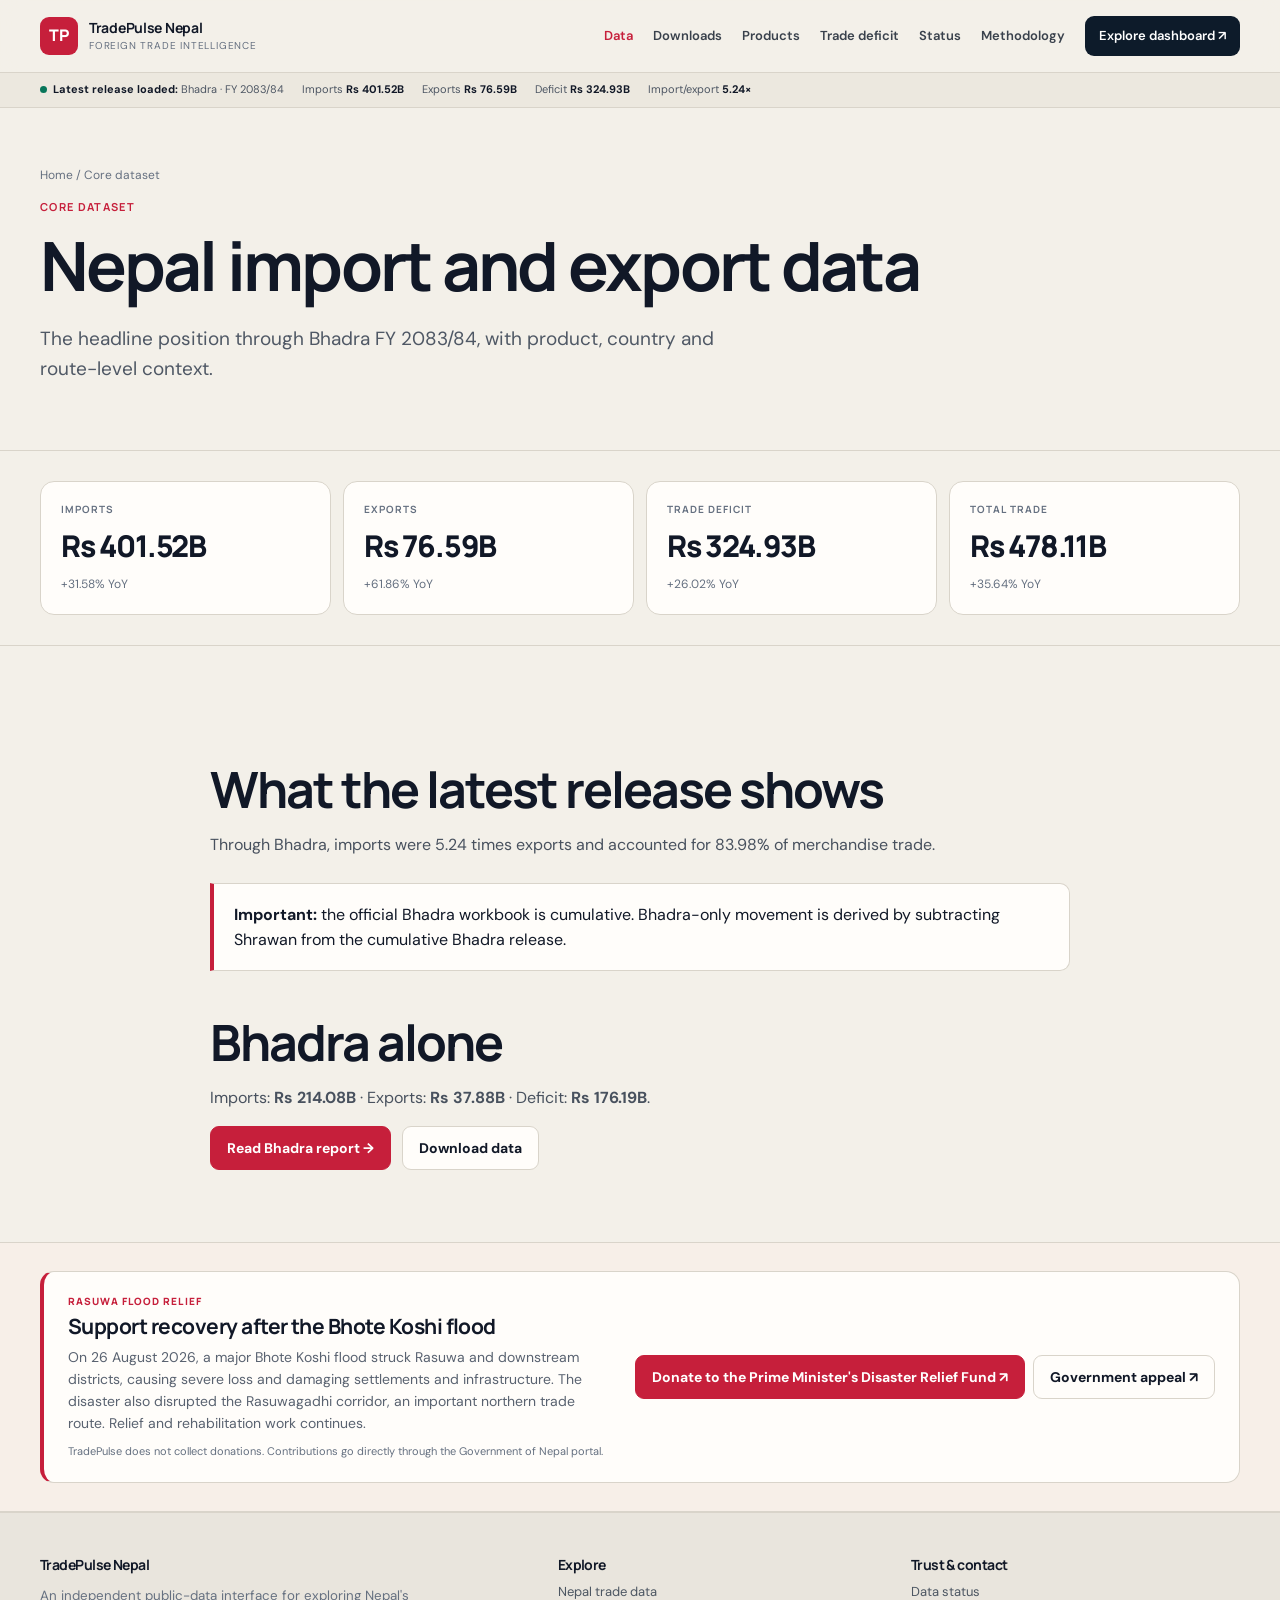
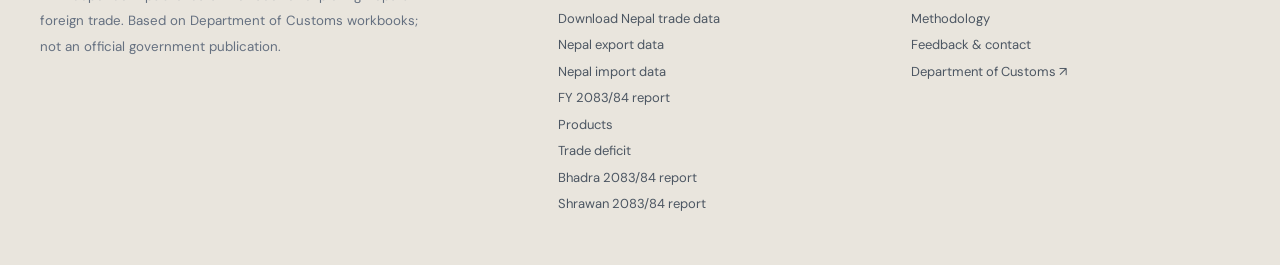
<file: nepal-trade-data.html>
<!DOCTYPE html>

<html lang="en"><head><meta charset="utf-8"/><meta content="width=device-width,initial-scale=1" name="viewport"/><title>Nepal Trade Data 2083/84: Imports, Exports &amp; Deficit | TradePulse</title><meta content="Latest Nepal trade data through Bhadra FY 2083/84: imports, exports, trade deficit, total trade and year-on-year change." name="description"/><link href="https://tradepulsenepal.com/nepal-trade-data.html" rel="canonical"/><meta content="index,follow,max-image-preview:large" name="robots"/><meta content="website" property="og:type"/><meta content="TradePulse Nepal" property="og:site_name"/><meta content="Nepal Trade Data 2083/84: Imports, Exports &amp; Deficit | TradePulse" property="og:title"/><meta content="Latest Nepal trade data through Bhadra FY 2083/84: imports, exports, trade deficit, total trade and year-on-year change." property="og:description"/><meta content="https://tradepulsenepal.com/nepal-trade-data.html" property="og:url"/><meta content="summary_large_image" name="twitter:card"/><meta content="#c61f3b" name="theme-color"/><link href="favicon.svg" rel="icon"/><link href="manifest.webmanifest" rel="manifest"/><link href="styles.css?v=20260906-5" rel="stylesheet"/><meta content="TradePulse Nepal" name="author"/><meta content="TradePulse Nepal" name="application-name"/><meta content="en_NP" property="og:locale"/><meta content="https://tradepulsenepal.com/social-preview.png" property="og:image"/><meta content="1200" property="og:image:width"/><meta content="630" property="og:image:height"/><meta content="TradePulse Nepal — Nepal import and export data" property="og:image:alt"/><meta content="Nepal Trade Data 2083/84: Imports, Exports &amp; Deficit | TradePulse" name="twitter:title"/><meta content="Latest Nepal trade data through Bhadra FY 2083/84: imports, exports, trade deficit, total trade and year-on-year change." name="twitter:description"/><meta content="https://tradepulsenepal.com/social-preview.png" name="twitter:image"/><script type="application/ld+json">{"@context":"https://schema.org","@graph":[{"@type":"Organization","@id":"https://tradepulsenepal.com/#organization","name":"TradePulse Nepal","url":"https://tradepulsenepal.com/","description":"Independent public-data project that processes and explains Nepal foreign trade statistics from Department of Customs releases."},{"@type":"WebSite","@id":"https://tradepulsenepal.com/#website","url":"https://tradepulsenepal.com/","name":"TradePulse Nepal","publisher":{"@id":"https://tradepulsenepal.com/#organization"},"inLanguage":"en"},{"@type":"WebPage","@id":"https://tradepulsenepal.com/nepal-trade-data.html#webpage","url":"https://tradepulsenepal.com/nepal-trade-data.html","name":"Nepal Trade Data 2083/84: Imports, Exports & Deficit | TradePulse","description":"Latest Nepal trade data through Bhadra FY 2083/84: imports, exports, trade deficit, total trade and year-on-year change.","isPartOf":{"@id":"https://tradepulsenepal.com/#website"},"dateModified":"2026-09-28","publisher":{"@id":"https://tradepulsenepal.com/#organization"},"inLanguage":"en"}]}</script><style id="tp-relief-style">.relief-appeal{padding:28px 0;background:#f7efe8;border-top:1px solid var(--line);border-bottom:1px solid var(--line)}
.relief-card{display:grid;grid-template-columns:1fr auto;gap:28px;align-items:center;background:var(--surface);border:1px solid var(--line);border-left:4px solid var(--red);border-radius:14px;padding:22px 24px}
.relief-kicker{font:800 10px Manrope,sans-serif;letter-spacing:.11em;text-transform:uppercase;color:var(--red);margin-bottom:7px}
.relief-card h3{margin:0 0 8px;font-size:21px}.relief-card p{margin:0;color:#596270;font-size:14px;max-width:820px}
.relief-actions{display:flex;gap:8px;flex-wrap:wrap;justify-content:flex-end}.relief-note{margin-top:8px!important;font-size:11px!important;color:var(--muted)!important}
@media(max-width:760px){.relief-card{grid-template-columns:1fr;gap:16px;padding:19px}.relief-actions{justify-content:flex-start}.relief-actions .btn{width:100%}}</style></head><body><header class="site-head"><div class="wrap nav"><a class="brand" href="index.html"><span class="brand-mark">TP</span><span class="brand-copy"><strong>TradePulse Nepal</strong><span>Foreign trade intelligence</span></span></a><button aria-label="Toggle navigation" class="menu">Menu</button><nav class="navlinks"><a aria-current="page" href="nepal-trade-data.html">Data</a><a href="nepal-trade-data-download.html">Downloads</a><a href="products.html">Products</a><a href="trade-deficit.html">Trade deficit</a><a href="status.html">Status</a><a href="about.html">Methodology</a><a class="nav-cta" href="https://tradepulsenepal.streamlit.app/" rel="noopener" target="_blank">Explore dashboard ↗</a></nav></div></header><div class="ticker"><div class="wrap ticker-inner"><span><i class="live-dot"></i><b>Latest release loaded:</b> Bhadra · FY 2083/84</span><span>Imports <b>Rs 401.52B</b></span><span>Exports <b>Rs 76.59B</b></span><span>Deficit <b>Rs 324.93B</b></span><span>Import/export <b>5.24×</b></span></div></div><main><section class="page-hero"><div class="wrap"><div class="crumb"><a href="index.html">Home</a> / Core dataset</div><div class="eyebrow">Core dataset</div><h1>Nepal import and export data</h1><p class="lede">The headline position through Bhadra FY 2083/84, with product, country and route-level context.</p></div></section><section class="snapshot"><div class="wrap"><div class="metrics"><div class="metric"><div class="metric-label">Imports</div><div class="metric-value">Rs 401.52B</div><div class="metric-note">+31.58% YoY</div></div><div class="metric"><div class="metric-label">Exports</div><div class="metric-value">Rs 76.59B</div><div class="metric-note">+61.86% YoY</div></div><div class="metric"><div class="metric-label">Trade deficit</div><div class="metric-value">Rs 324.93B</div><div class="metric-note">+26.02% YoY</div></div><div class="metric"><div class="metric-label">Total trade</div><div class="metric-value">Rs 478.11B</div><div class="metric-note">+35.64% YoY</div></div></div></div></section><section class="section"><div class="wrap prose"><h2>What the latest release shows</h2><p>Through Bhadra, imports were 5.24 times exports and accounted for 83.98% of merchandise trade.</p><div class="callout"><b>Important:</b> the official Bhadra workbook is cumulative. Bhadra-only movement is derived by subtracting Shrawan from the cumulative Bhadra release.</div><h2>Bhadra alone</h2><p>Imports: <b>Rs 214.08B</b> · Exports: <b>Rs 37.88B</b> · Deficit: <b>Rs 176.19B</b>.</p><div class="actions"><a class="btn primary" href="bhadra-2083-84-trade-report.html">Read Bhadra report →</a><a class="btn" href="nepal-trade-data-download.html">Download data</a></div></div></section></main><section aria-label="Rasuwa flood relief appeal" class="relief-appeal"><div class="wrap"><div class="relief-card"><div><div class="relief-kicker">Rasuwa flood relief</div><h3>Support recovery after the Bhote Koshi flood</h3><p>On 26 August 2026, a major Bhote Koshi flood struck Rasuwa and downstream districts, causing severe loss and damaging settlements and infrastructure. The disaster also disrupted the Rasuwagadhi corridor, an important northern trade route. Relief and rehabilitation work continues.</p><p class="relief-note">TradePulse does not collect donations. Contributions go directly through the Government of Nepal portal.</p></div><div class="relief-actions"><a class="btn primary" href="https://pmdrf.nchl.com.np/" rel="noopener" target="_blank">Donate to the Prime Minister's Disaster Relief Fund ↗</a><a class="btn" href="https://www.moha.gov.np/en/post/ha-ra-tha-ka-apa-l-11" rel="noopener" target="_blank">Government appeal ↗</a></div></div></div></section><footer class="footer"><div class="wrap footer-grid"><div class="footer-brand"><h4>TradePulse Nepal</h4><small>An independent public-data interface for exploring Nepal's foreign trade. Based on Department of Customs workbooks; not an official government publication.</small></div><div><h4>Explore</h4><a href="nepal-trade-data.html">Nepal trade data</a><a href="nepal-trade-data-download.html">Download Nepal trade data</a><a href="nepal-export-data.html">Nepal export data</a><a href="nepal-import-data.html">Nepal import data</a><a href="nepal-trade-data-2083-84.html">FY 2083/84 report</a><a href="products.html">Products</a><a href="trade-deficit.html">Trade deficit</a><a href="bhadra-2083-84-trade-report.html">Bhadra 2083/84 report</a><a href="shrawan-2083-84-trade-report.html">Shrawan 2083/84 report</a></div><div><h4>Trust &amp; contact</h4><a href="status.html">Data status</a><a href="about.html">Methodology</a><a href="about.html#feedback">Feedback &amp; contact</a><a href="https://customs.gov.np/category/summary-of-business-revenue-2083-084/?page=1" rel="noopener" target="_blank">Department of Customs ↗</a></div></div></footer><script src="script.js?v=20260906-5"></script></body></html>
</file>
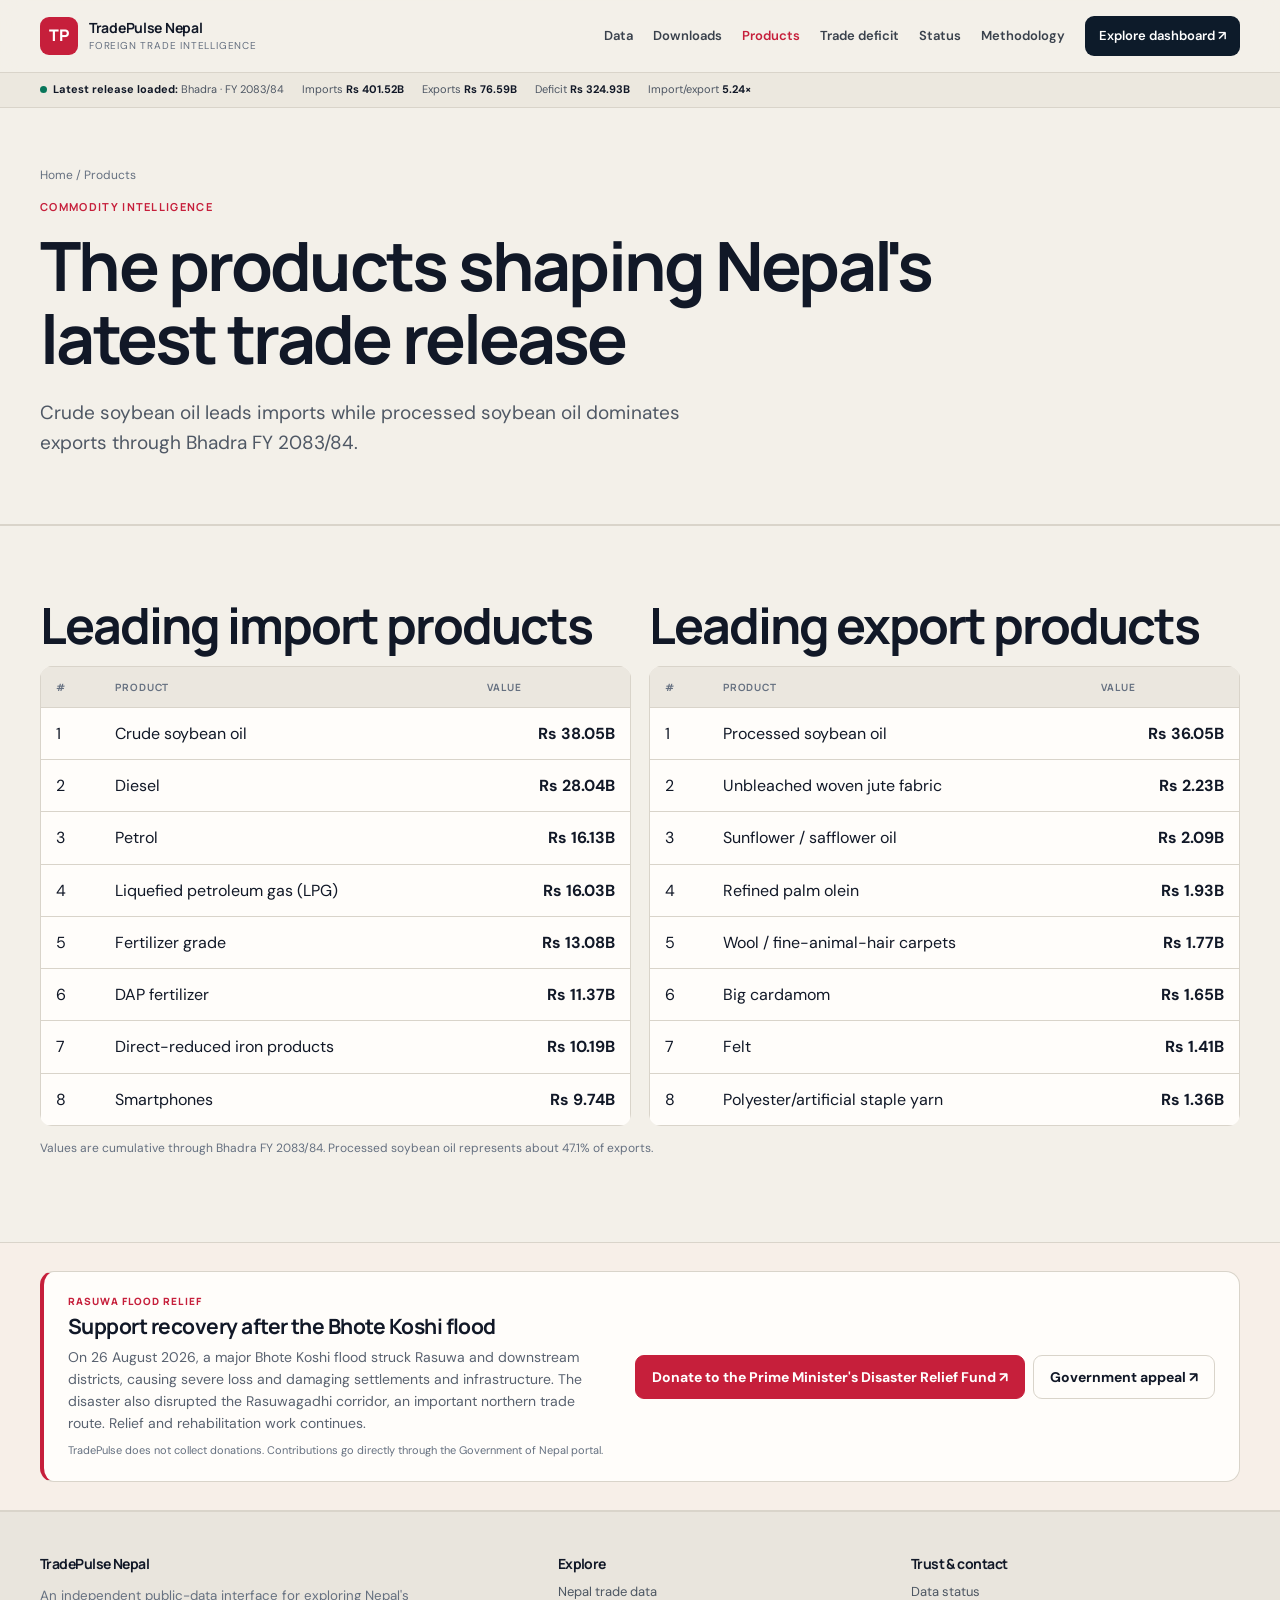
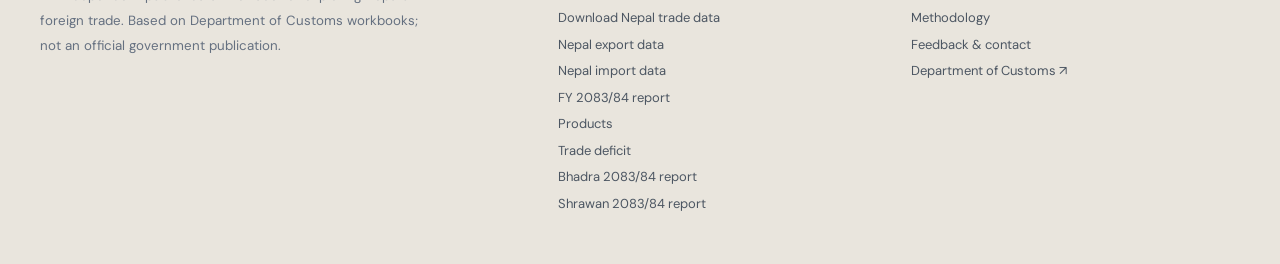
<file: products.html>
<!DOCTYPE html>

<html lang="en"><head><meta charset="utf-8"/><meta content="width=device-width,initial-scale=1" name="viewport"/><title>Nepal Top Imports &amp; Exports 2083/84: Bhadra Product Data | TradePulse</title><meta content="Top Nepal imports and exports through Bhadra FY 2083/84 using latest Department of Customs HS-code data." name="description"/><link href="https://tradepulsenepal.com/products.html" rel="canonical"/><meta content="index,follow,max-image-preview:large" name="robots"/><meta content="website" property="og:type"/><meta content="TradePulse Nepal" property="og:site_name"/><meta content="Nepal Top Imports &amp; Exports 2083/84: Bhadra Product Data | TradePulse" property="og:title"/><meta content="Top Nepal imports and exports through Bhadra FY 2083/84 using latest Department of Customs HS-code data." property="og:description"/><meta content="https://tradepulsenepal.com/products.html" property="og:url"/><meta content="summary_large_image" name="twitter:card"/><meta content="#c61f3b" name="theme-color"/><link href="favicon.svg" rel="icon"/><link href="manifest.webmanifest" rel="manifest"/><link href="styles.css?v=20260906-5" rel="stylesheet"/><meta content="TradePulse Nepal" name="author"/><meta content="TradePulse Nepal" name="application-name"/><meta content="en_NP" property="og:locale"/><meta content="https://tradepulsenepal.com/social-preview.png" property="og:image"/><meta content="1200" property="og:image:width"/><meta content="630" property="og:image:height"/><meta content="TradePulse Nepal — Nepal import and export data" property="og:image:alt"/><meta content="Nepal Top Imports &amp; Exports 2083/84: Bhadra Product Data | TradePulse" name="twitter:title"/><meta content="Top Nepal imports and exports through Bhadra FY 2083/84 using latest Department of Customs HS-code data." name="twitter:description"/><meta content="https://tradepulsenepal.com/social-preview.png" name="twitter:image"/><script type="application/ld+json">{"@context":"https://schema.org","@graph":[{"@type":"Organization","@id":"https://tradepulsenepal.com/#organization","name":"TradePulse Nepal","url":"https://tradepulsenepal.com/","description":"Independent public-data project that processes and explains Nepal foreign trade statistics from Department of Customs releases."},{"@type":"WebSite","@id":"https://tradepulsenepal.com/#website","url":"https://tradepulsenepal.com/","name":"TradePulse Nepal","publisher":{"@id":"https://tradepulsenepal.com/#organization"},"inLanguage":"en"},{"@type":"WebPage","@id":"https://tradepulsenepal.com/products.html#webpage","url":"https://tradepulsenepal.com/products.html","name":"Nepal Top Imports & Exports 2083/84: Bhadra Product Data | TradePulse","description":"Top Nepal imports and exports through Bhadra FY 2083/84 using latest Department of Customs HS-code data.","isPartOf":{"@id":"https://tradepulsenepal.com/#website"},"dateModified":"2026-09-28","publisher":{"@id":"https://tradepulsenepal.com/#organization"},"inLanguage":"en"}]}</script><style id="tp-relief-style">.relief-appeal{padding:28px 0;background:#f7efe8;border-top:1px solid var(--line);border-bottom:1px solid var(--line)}
.relief-card{display:grid;grid-template-columns:1fr auto;gap:28px;align-items:center;background:var(--surface);border:1px solid var(--line);border-left:4px solid var(--red);border-radius:14px;padding:22px 24px}
.relief-kicker{font:800 10px Manrope,sans-serif;letter-spacing:.11em;text-transform:uppercase;color:var(--red);margin-bottom:7px}
.relief-card h3{margin:0 0 8px;font-size:21px}.relief-card p{margin:0;color:#596270;font-size:14px;max-width:820px}
.relief-actions{display:flex;gap:8px;flex-wrap:wrap;justify-content:flex-end}.relief-note{margin-top:8px!important;font-size:11px!important;color:var(--muted)!important}
@media(max-width:760px){.relief-card{grid-template-columns:1fr;gap:16px;padding:19px}.relief-actions{justify-content:flex-start}.relief-actions .btn{width:100%}}</style></head><body><header class="site-head"><div class="wrap nav"><a class="brand" href="index.html"><span class="brand-mark">TP</span><span class="brand-copy"><strong>TradePulse Nepal</strong><span>Foreign trade intelligence</span></span></a><button aria-label="Toggle navigation" class="menu">Menu</button><nav class="navlinks"><a href="nepal-trade-data.html">Data</a><a href="nepal-trade-data-download.html">Downloads</a><a aria-current="page" href="products.html">Products</a><a href="trade-deficit.html">Trade deficit</a><a href="status.html">Status</a><a href="about.html">Methodology</a><a class="nav-cta" href="https://tradepulsenepal.streamlit.app/" rel="noopener" target="_blank">Explore dashboard ↗</a></nav></div></header><div class="ticker"><div class="wrap ticker-inner"><span><i class="live-dot"></i><b>Latest release loaded:</b> Bhadra · FY 2083/84</span><span>Imports <b>Rs 401.52B</b></span><span>Exports <b>Rs 76.59B</b></span><span>Deficit <b>Rs 324.93B</b></span><span>Import/export <b>5.24×</b></span></div></div><main><section class="page-hero"><div class="wrap"><div class="crumb"><a href="index.html">Home</a> / Products</div><div class="eyebrow">Commodity intelligence</div><h1>The products shaping Nepal's latest trade release</h1><p class="lede">Crude soybean oil leads imports while processed soybean oil dominates exports through Bhadra FY 2083/84.</p></div></section><section class="section"><div class="wrap"><div class="product-grid"><div><h2>Leading import products</h2><div class="table-wrap"><table class="rank-table"><thead><tr><th>#</th><th>Product</th><th>Value</th></tr></thead><tbody><tr><td>1</td><td>Crude soybean oil</td><td>Rs 38.05B</td></tr><tr><td>2</td><td>Diesel</td><td>Rs 28.04B</td></tr><tr><td>3</td><td>Petrol</td><td>Rs 16.13B</td></tr><tr><td>4</td><td>Liquefied petroleum gas (LPG)</td><td>Rs 16.03B</td></tr><tr><td>5</td><td>Fertilizer grade</td><td>Rs 13.08B</td></tr><tr><td>6</td><td>DAP fertilizer</td><td>Rs 11.37B</td></tr><tr><td>7</td><td>Direct-reduced iron products</td><td>Rs 10.19B</td></tr><tr><td>8</td><td>Smartphones</td><td>Rs 9.74B</td></tr></tbody></table></div></div><div><h2>Leading export products</h2><div class="table-wrap"><table class="rank-table"><thead><tr><th>#</th><th>Product</th><th>Value</th></tr></thead><tbody><tr><td>1</td><td>Processed soybean oil</td><td>Rs 36.05B</td></tr><tr><td>2</td><td>Unbleached woven jute fabric</td><td>Rs 2.23B</td></tr><tr><td>3</td><td>Sunflower / safflower oil</td><td>Rs 2.09B</td></tr><tr><td>4</td><td>Refined palm olein</td><td>Rs 1.93B</td></tr><tr><td>5</td><td>Wool / fine-animal-hair carpets</td><td>Rs 1.77B</td></tr><tr><td>6</td><td>Big cardamom</td><td>Rs 1.65B</td></tr><tr><td>7</td><td>Felt</td><td>Rs 1.41B</td></tr><tr><td>8</td><td>Polyester/artificial staple yarn</td><td>Rs 1.36B</td></tr></tbody></table></div></div></div><p class="source-note">Values are cumulative through Bhadra FY 2083/84. Processed soybean oil represents about 47.1% of exports.</p></div></section></main><section aria-label="Rasuwa flood relief appeal" class="relief-appeal"><div class="wrap"><div class="relief-card"><div><div class="relief-kicker">Rasuwa flood relief</div><h3>Support recovery after the Bhote Koshi flood</h3><p>On 26 August 2026, a major Bhote Koshi flood struck Rasuwa and downstream districts, causing severe loss and damaging settlements and infrastructure. The disaster also disrupted the Rasuwagadhi corridor, an important northern trade route. Relief and rehabilitation work continues.</p><p class="relief-note">TradePulse does not collect donations. Contributions go directly through the Government of Nepal portal.</p></div><div class="relief-actions"><a class="btn primary" href="https://pmdrf.nchl.com.np/" rel="noopener" target="_blank">Donate to the Prime Minister's Disaster Relief Fund ↗</a><a class="btn" href="https://www.moha.gov.np/en/post/ha-ra-tha-ka-apa-l-11" rel="noopener" target="_blank">Government appeal ↗</a></div></div></div></section><footer class="footer"><div class="wrap footer-grid"><div class="footer-brand"><h4>TradePulse Nepal</h4><small>An independent public-data interface for exploring Nepal's foreign trade. Based on Department of Customs workbooks; not an official government publication.</small></div><div><h4>Explore</h4><a href="nepal-trade-data.html">Nepal trade data</a><a href="nepal-trade-data-download.html">Download Nepal trade data</a><a href="nepal-export-data.html">Nepal export data</a><a href="nepal-import-data.html">Nepal import data</a><a href="nepal-trade-data-2083-84.html">FY 2083/84 report</a><a href="products.html">Products</a><a href="trade-deficit.html">Trade deficit</a><a href="bhadra-2083-84-trade-report.html">Bhadra 2083/84 report</a><a href="shrawan-2083-84-trade-report.html">Shrawan 2083/84 report</a></div><div><h4>Trust &amp; contact</h4><a href="status.html">Data status</a><a href="about.html">Methodology</a><a href="about.html#feedback">Feedback &amp; contact</a><a href="https://customs.gov.np/category/summary-of-business-revenue-2083-084/?page=1" rel="noopener" target="_blank">Department of Customs ↗</a></div></div></footer><script src="script.js?v=20260906-5"></script></body></html>
</file>
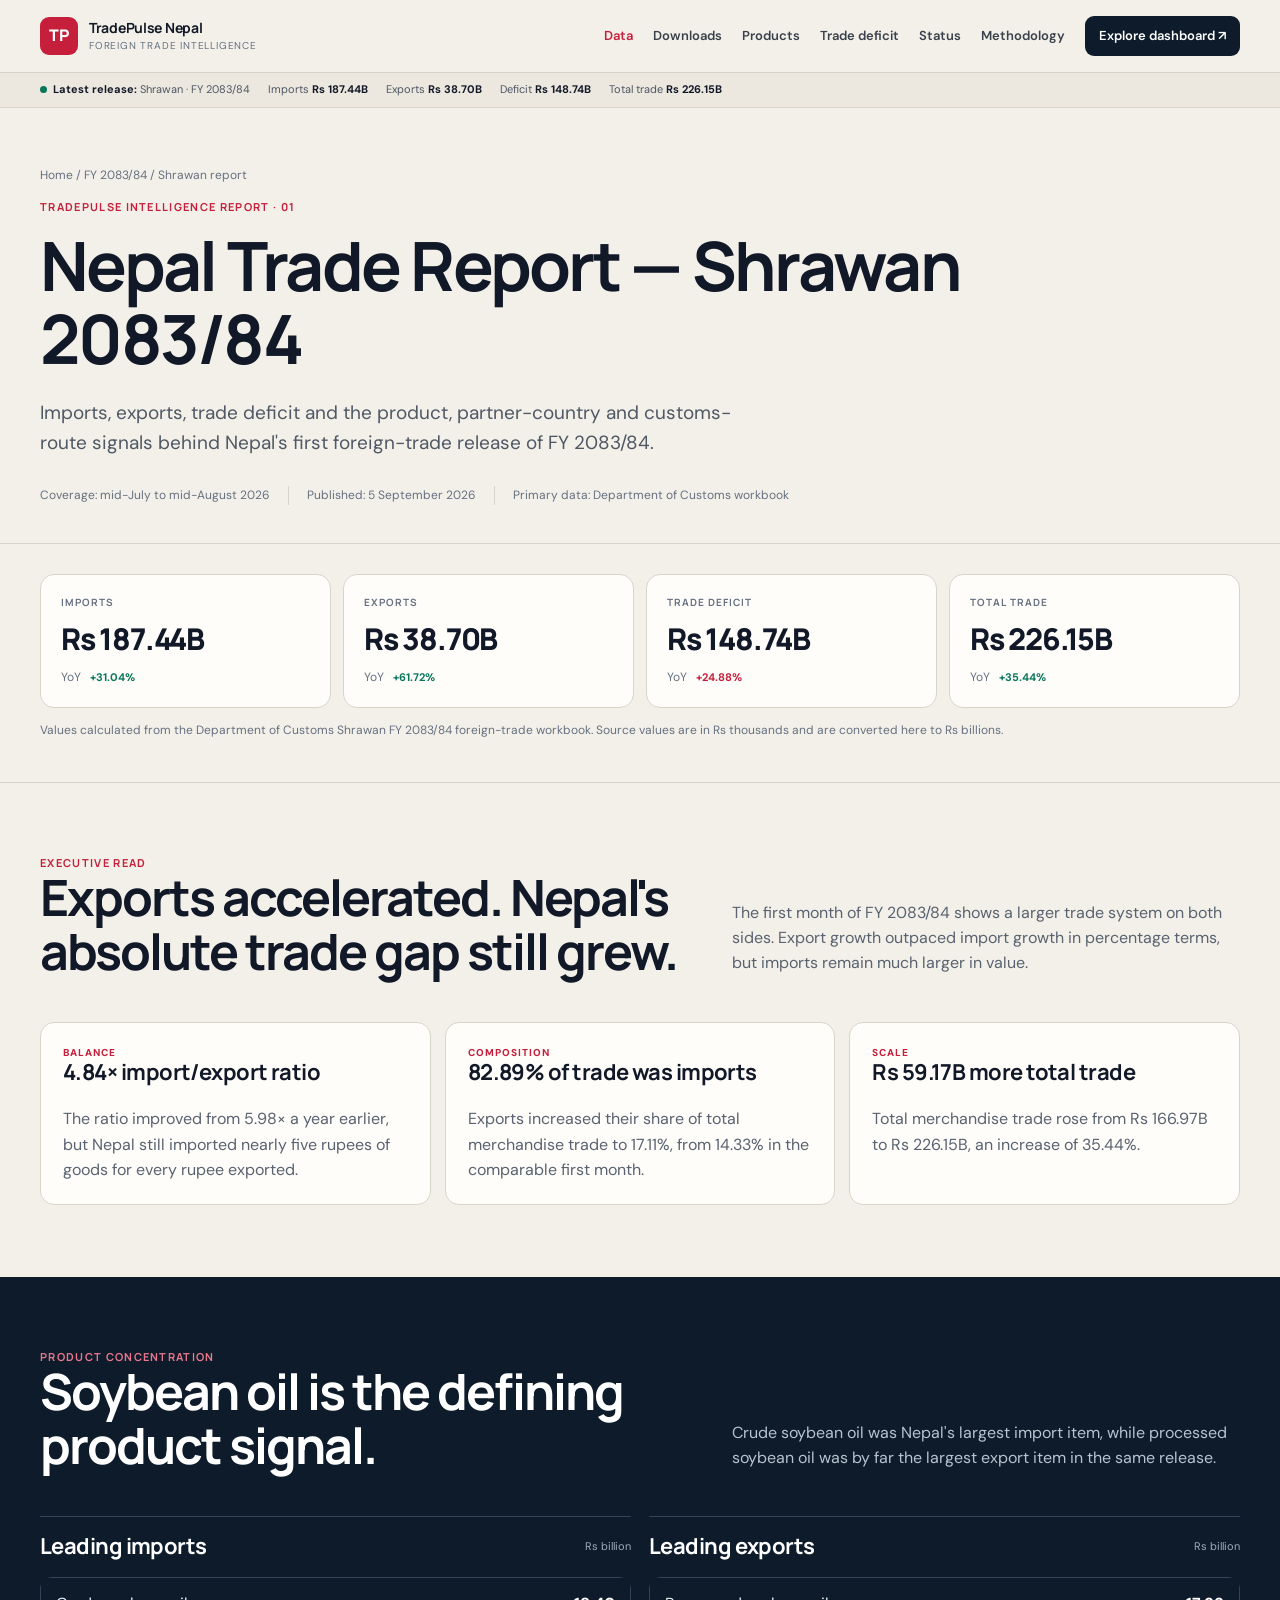
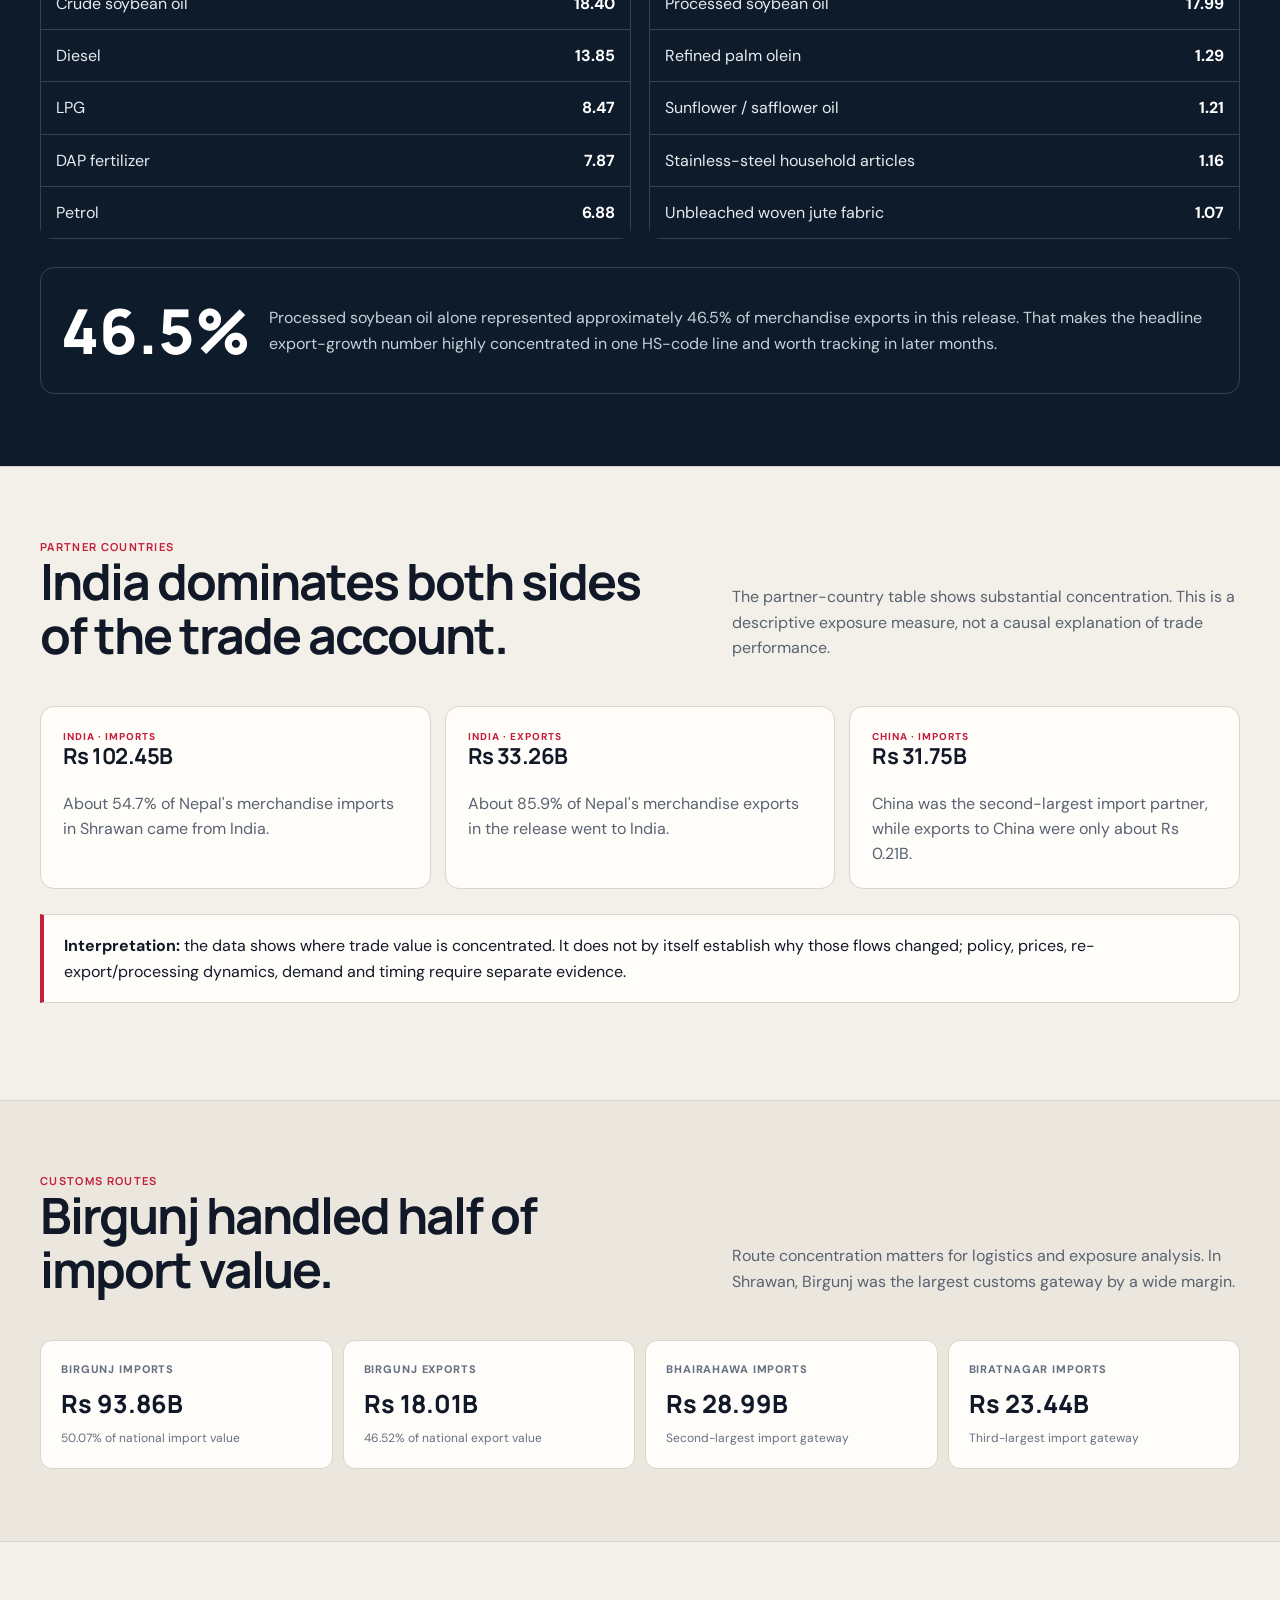
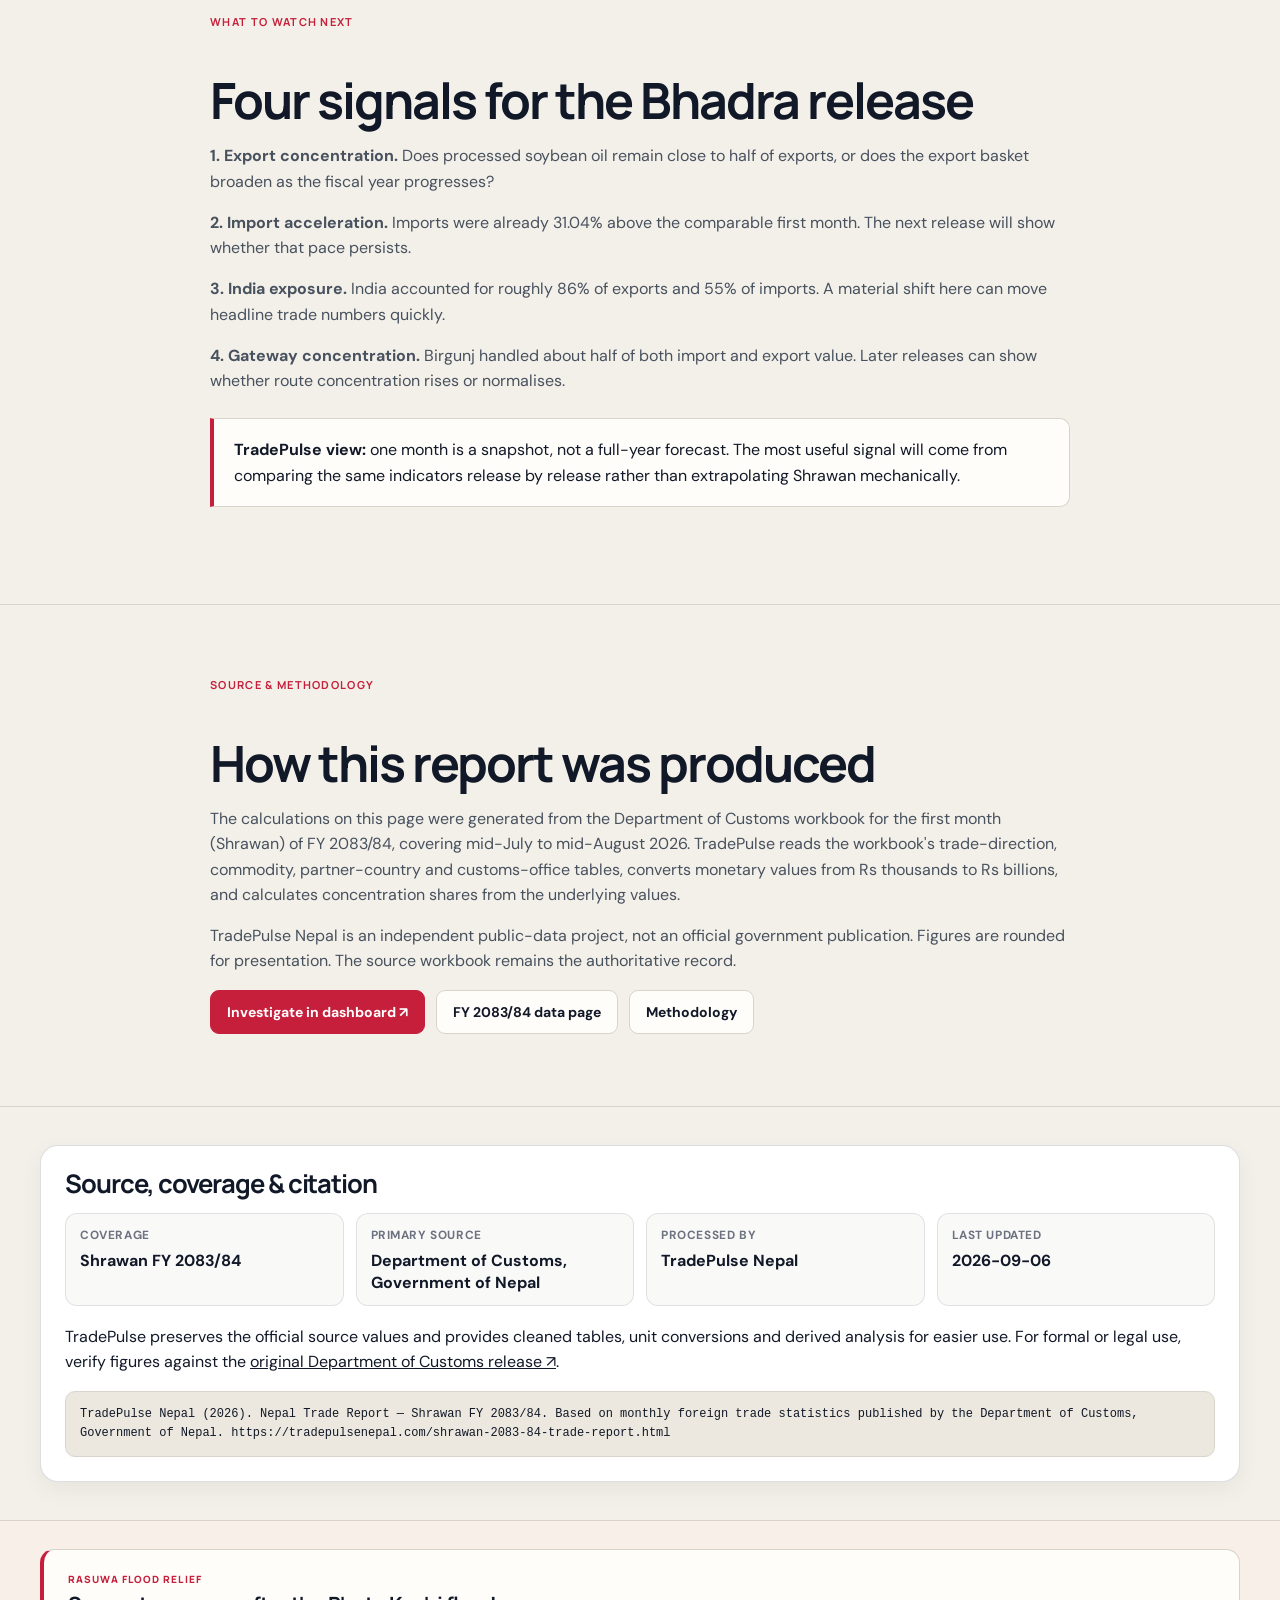
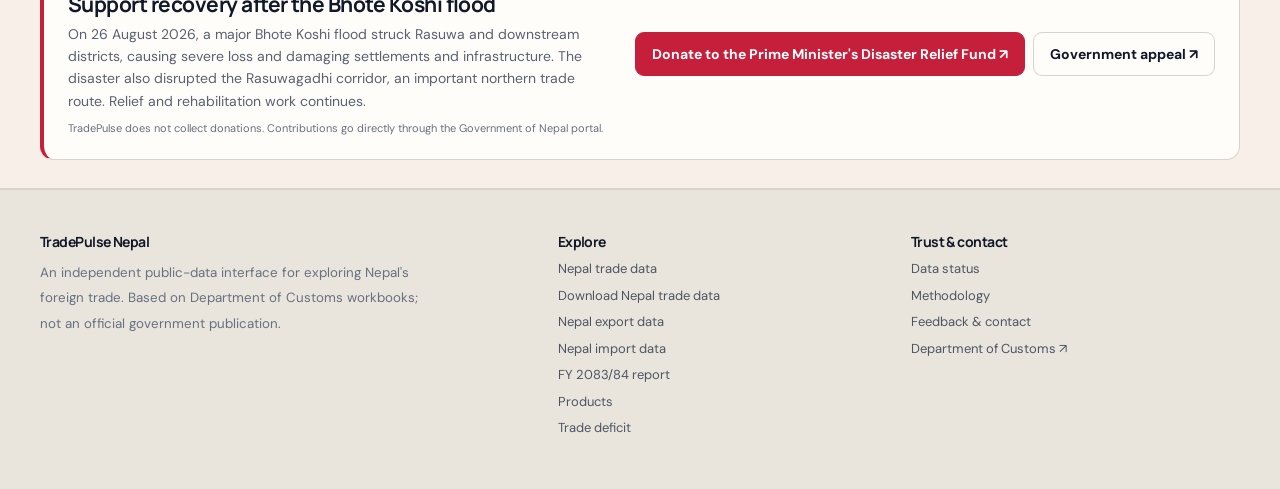
<file: shrawan-2083-84-trade-report.html>
<!DOCTYPE html>

<html lang="en"><head><meta charset="utf-8"/><meta content="width=device-width,initial-scale=1" name="viewport"/>
<title>Nepal Trade Report Shrawan 2083/84: Imports, Exports &amp; Deficit | TradePulse Nepal</title>
<meta content="Nepal trade report for Shrawan FY 2083/84: imports Rs 187.44B, exports Rs 38.70B, deficit Rs 148.74B, top products, partners and customs routes." name="description"/>
<meta content="index,follow,max-image-preview:large" name="robots"/><meta content="TradePulse Nepal" name="author"/><link href="https://tradepulsenepal.com/shrawan-2083-84-trade-report.html" rel="canonical"/>
<meta content="article" property="og:type"/><meta content="TradePulse Nepal" property="og:site_name"/><meta content="en_NP" property="og:locale"/><meta content="Nepal Trade Report — Shrawan 2083/84" property="og:title"/><meta content="Imports, exports, trade deficit, product concentration, partner-country exposure and customs-route signals from Nepal's first FY 2083/84 release." property="og:description"/><meta content="https://tradepulsenepal.com/shrawan-2083-84-trade-report.html" property="og:url"/><meta content="https://tradepulsenepal.com/social-preview.png" property="og:image"/><meta content="2026-09-05" property="article:published_time"/><meta content="2026-09-05" property="article:modified_time"/><meta content="summary_large_image" name="twitter:card"/><meta content="https://tradepulsenepal.com/social-preview.png" name="twitter:image"/><meta content="#c61f3b" name="theme-color"/><link href="favicon.svg" rel="icon"/><link href="manifest.webmanifest" rel="manifest"/><link href="styles.css?v=20260906-5" rel="stylesheet"/>
<script type="application/ld+json">{"@context":"https://schema.org","@graph":[{"@type":"Organization","@id":"https://tradepulsenepal.com/#organization","name":"TradePulse Nepal","url":"https://tradepulsenepal.com/","description":"Independent public-data project that processes and explains Nepal foreign trade statistics from Department of Customs releases.","logo":{"@type":"ImageObject","url":"https://tradepulsenepal.com/social-preview.png"}},{"@type":"WebSite","@id":"https://tradepulsenepal.com/#website","url":"https://tradepulsenepal.com/","name":"TradePulse Nepal","publisher":{"@id":"https://tradepulsenepal.com/#organization"},"inLanguage":"en"},{"@type":"WebPage","@id":"https://tradepulsenepal.com/shrawan-2083-84-trade-report.html#webpage","url":"https://tradepulsenepal.com/shrawan-2083-84-trade-report.html","name":"Nepal Trade Report — Shrawan 2083/84 | TradePulse Nepal","description":"Independent analysis of Nepal's Shrawan FY 2083/84 foreign trade release, including imports, exports, trade deficit, product concentration, partner-country exposure and customs-route concentration.","isPartOf":{"@id":"https://tradepulsenepal.com/#website"},"publisher":{"@id":"https://tradepulsenepal.com/#organization"},"inLanguage":"en","datePublished":"2026-09-05","dateModified":"2026-09-06","mainEntity":{"@id":"https://tradepulsenepal.com/shrawan-2083-84-trade-report.html#article"}},{"@type":"Article","@id":"https://tradepulsenepal.com/shrawan-2083-84-trade-report.html#article","headline":"Nepal Trade Report — Shrawan 2083/84: Imports, Exports, Trade Deficit and Top Products","description":"Independent analysis of Nepal's Shrawan FY 2083/84 foreign trade release, including imports, exports, trade deficit, product concentration, partner-country exposure and customs-route concentration.","datePublished":"2026-09-05","dateModified":"2026-09-06","author":{"@id":"https://tradepulsenepal.com/#organization"},"publisher":{"@id":"https://tradepulsenepal.com/#organization"},"mainEntityOfPage":{"@id":"https://tradepulsenepal.com/shrawan-2083-84-trade-report.html#webpage"},"image":{"@type":"ImageObject","url":"https://tradepulsenepal.com/social-preview.png"},"about":{"@type":"Thing","name":"Nepal foreign trade"},"spatialCoverage":{"@type":"Place","name":"Nepal"},"isBasedOn":"https://customs.gov.np/category/summary-of-business-revenue-2083-084/?page=1","inLanguage":"en","keywords":["Nepal trade report","Nepal import export data","Nepal trade deficit","Shrawan FY 2083/84","Nepal customs data"]},{"@type":"BreadcrumbList","itemListElement":[{"@type":"ListItem","position":1,"name":"Home","item":"https://tradepulsenepal.com/"},{"@type":"ListItem","position":2,"name":"FY 2083/84","item":"https://tradepulsenepal.com/nepal-trade-data-2083-84.html"},{"@type":"ListItem","position":3,"name":"Shrawan trade report","item":"https://tradepulsenepal.com/shrawan-2083-84-trade-report.html"}]}]}</script><style id="tp-relief-style">
.relief-appeal{padding:28px 0;background:#f7efe8;border-top:1px solid var(--line);border-bottom:1px solid var(--line)}
.relief-card{display:grid;grid-template-columns:1fr auto;gap:28px;align-items:center;background:var(--surface);border:1px solid var(--line);border-left:4px solid var(--red);border-radius:14px;padding:22px 24px}
.relief-kicker{font:800 10px Manrope,sans-serif;letter-spacing:.11em;text-transform:uppercase;color:var(--red);margin-bottom:7px}
.relief-card h3{margin:0 0 8px;font-size:21px}
.relief-card p{margin:0;color:#596270;font-size:14px;max-width:820px}
.relief-actions{display:flex;gap:8px;flex-wrap:wrap;justify-content:flex-end}
.relief-note{margin-top:8px!important;font-size:11px!important;color:var(--muted)!important}
@media(max-width:760px){.relief-appeal{padding:22px 0}.relief-card{grid-template-columns:1fr;gap:16px;padding:19px}.relief-actions{justify-content:flex-start}.relief-actions .btn{width:100%}}
</style></head><body>
<header class="site-head"><div class="wrap nav"><a class="brand" href="index.html"><span class="brand-mark">TP</span><span class="brand-copy"><strong>TradePulse Nepal</strong><span>Foreign trade intelligence</span></span></a><button aria-label="Toggle navigation" class="menu">Menu</button><nav class="navlinks"><a aria-current="page" href="nepal-trade-data.html">Data</a><a href="nepal-trade-data-download.html">Downloads</a><a href="products.html">Products</a><a href="trade-deficit.html">Trade deficit</a><a href="status.html">Status</a><a href="about.html">Methodology</a><a class="nav-cta" href="https://app.tradepulsenepal.com/" rel="noopener" target="_blank">Explore dashboard ↗</a></nav></div></header>
<div class="ticker"><div class="wrap ticker-inner"><span><i class="live-dot"></i><b>Latest release:</b> Shrawan · FY 2083/84</span><span>Imports <b>Rs 187.44B</b></span><span>Exports <b>Rs 38.70B</b></span><span>Deficit <b>Rs 148.74B</b></span><span>Total trade <b>Rs 226.15B</b></span></div></div>
<main><article>
<section class="page-hero report-hero"><div class="wrap"><div class="crumb"><a href="index.html">Home</a> / <a href="nepal-trade-data-2083-84.html">FY 2083/84</a> / Shrawan report</div><div class="eyebrow">TradePulse Intelligence Report · 01</div><h1>Nepal Trade Report — Shrawan 2083/84</h1><p class="lede">Imports, exports, trade deficit and the product, partner-country and customs-route signals behind Nepal's first foreign-trade release of FY 2083/84.</p><div class="report-meta"><span>Coverage: mid-July to mid-August 2026</span><span>Published: 5 September 2026</span><span>Primary data: Department of Customs workbook</span></div></div></section>
<section class="snapshot"><div class="wrap"><div class="metrics reveal"><div class="metric"><div class="metric-label">Imports</div><div class="metric-value">Rs 187.44B</div><div class="metric-note">YoY <span class="delta up">+31.04%</span></div></div><div class="metric"><div class="metric-label">Exports</div><div class="metric-value">Rs 38.70B</div><div class="metric-note">YoY <span class="delta up">+61.72%</span></div></div><div class="metric"><div class="metric-label">Trade deficit</div><div class="metric-value">Rs 148.74B</div><div class="metric-note">YoY <span class="delta pressure">+24.88%</span></div></div><div class="metric"><div class="metric-label">Total trade</div><div class="metric-value">Rs 226.15B</div><div class="metric-note">YoY <span class="delta up">+35.44%</span></div></div></div><p class="source-note">Values calculated from the Department of Customs Shrawan FY 2083/84 foreign-trade workbook. Source values are in Rs thousands and are converted here to Rs billions.</p></div></section>
<section class="section"><div class="wrap"><div class="section-head"><div><div class="eyebrow">Executive read</div><h2>Exports accelerated. Nepal's absolute trade gap still grew.</h2></div><p class="section-copy">The first month of FY 2083/84 shows a larger trade system on both sides. Export growth outpaced import growth in percentage terms, but imports remain much larger in value.</p></div><div class="grid3 reveal"><div class="card"><div class="card-kicker">Balance</div><h3>4.84× import/export ratio</h3><p>The ratio improved from 5.98× a year earlier, but Nepal still imported nearly five rupees of goods for every rupee exported.</p></div><div class="card"><div class="card-kicker">Composition</div><h3>82.89% of trade was imports</h3><p>Exports increased their share of total merchandise trade to 17.11%, from 14.33% in the comparable first month.</p></div><div class="card"><div class="card-kicker">Scale</div><h3>Rs 59.17B more total trade</h3><p>Total merchandise trade rose from Rs 166.97B to Rs 226.15B, an increase of 35.44%.</p></div></div></div></section>
<section class="dark-section"><div class="wrap"><div class="section-head"><div><div class="eyebrow" style="color:#e9788c">Product concentration</div><h2>Soybean oil is the defining product signal.</h2></div><p class="section-copy">Crude soybean oil was Nepal's largest import item, while processed soybean oil was by far the largest export item in the same release.</p></div><div class="product-grid"><div class="product-panel"><div class="panel-head"><h3>Leading imports</h3><span>Rs billion</span></div><div class="table-wrap dark-table"><table class="rank-table"><tbody><tr><td>Crude soybean oil</td><td>18.40</td></tr><tr><td>Diesel</td><td>13.85</td></tr><tr><td>LPG</td><td>8.47</td></tr><tr><td>DAP fertilizer</td><td>7.87</td></tr><tr><td>Petrol</td><td>6.88</td></tr></tbody></table></div></div><div class="product-panel"><div class="panel-head"><h3>Leading exports</h3><span>Rs billion</span></div><div class="table-wrap dark-table"><table class="rank-table"><tbody><tr><td>Processed soybean oil</td><td>17.99</td></tr><tr><td>Refined palm olein</td><td>1.29</td></tr><tr><td>Sunflower / safflower oil</td><td>1.21</td></tr><tr><td>Stainless-steel household articles</td><td>1.16</td></tr><tr><td>Unbleached woven jute fabric</td><td>1.07</td></tr></tbody></table></div></div></div><div class="report-highlight"><strong>46.5%</strong><span>Processed soybean oil alone represented approximately 46.5% of merchandise exports in this release. That makes the headline export-growth number highly concentrated in one HS-code line and worth tracking in later months.</span></div></div></section>
<section class="section"><div class="wrap"><div class="section-head"><div><div class="eyebrow">Partner countries</div><h2>India dominates both sides of the trade account.</h2></div><p class="section-copy">The partner-country table shows substantial concentration. This is a descriptive exposure measure, not a causal explanation of trade performance.</p></div><div class="grid3"><div class="card"><div class="card-kicker">India · imports</div><h3>Rs 102.45B</h3><p>About 54.7% of Nepal's merchandise imports in Shrawan came from India.</p></div><div class="card"><div class="card-kicker">India · exports</div><h3>Rs 33.26B</h3><p>About 85.9% of Nepal's merchandise exports in the release went to India.</p></div><div class="card"><div class="card-kicker">China · imports</div><h3>Rs 31.75B</h3><p>China was the second-largest import partner, while exports to China were only about Rs 0.21B.</p></div></div><div class="callout"><b>Interpretation:</b> the data shows where trade value is concentrated. It does not by itself establish why those flows changed; policy, prices, re-export/processing dynamics, demand and timing require separate evidence.</div></div></section>
<section class="section route-section"><div class="wrap"><div class="section-head"><div><div class="eyebrow">Customs routes</div><h2>Birgunj handled half of import value.</h2></div><p class="section-copy">Route concentration matters for logistics and exposure analysis. In Shrawan, Birgunj was the largest customs gateway by a wide margin.</p></div><div class="route-grid"><div class="route-stat"><span>Birgunj imports</span><strong>Rs 93.86B</strong><small>50.07% of national import value</small></div><div class="route-stat"><span>Birgunj exports</span><strong>Rs 18.01B</strong><small>46.52% of national export value</small></div><div class="route-stat"><span>Bhairahawa imports</span><strong>Rs 28.99B</strong><small>Second-largest import gateway</small></div><div class="route-stat"><span>Biratnagar imports</span><strong>Rs 23.44B</strong><small>Third-largest import gateway</small></div></div></div></section>
<section class="section"><div class="wrap prose"><div class="eyebrow">What to watch next</div><h2>Four signals for the Bhadra release</h2><p><b>1. Export concentration.</b> Does processed soybean oil remain close to half of exports, or does the export basket broaden as the fiscal year progresses?</p><p><b>2. Import acceleration.</b> Imports were already 31.04% above the comparable first month. The next release will show whether that pace persists.</p><p><b>3. India exposure.</b> India accounted for roughly 86% of exports and 55% of imports. A material shift here can move headline trade numbers quickly.</p><p><b>4. Gateway concentration.</b> Birgunj handled about half of both import and export value. Later releases can show whether route concentration rises or normalises.</p><div class="callout"><b>TradePulse view:</b> one month is a snapshot, not a full-year forecast. The most useful signal will come from comparing the same indicators release by release rather than extrapolating Shrawan mechanically.</div></div></section>
<section class="section report-source"><div class="wrap prose"><div class="eyebrow">Source &amp; methodology</div><h2>How this report was produced</h2><p>The calculations on this page were generated from the Department of Customs workbook for the first month (Shrawan) of FY 2083/84, covering mid-July to mid-August 2026. TradePulse reads the workbook's trade-direction, commodity, partner-country and customs-office tables, converts monetary values from Rs thousands to Rs billions, and calculates concentration shares from the underlying values.</p><p>TradePulse Nepal is an independent public-data project, not an official government publication. Figures are rounded for presentation. The source workbook remains the authoritative record.</p><div class="actions"><a class="btn primary" href="https://app.tradepulsenepal.com/" rel="noopener" target="_blank">Investigate in dashboard ↗</a><a class="btn" href="nepal-trade-data-2083-84.html">FY 2083/84 data page</a><a class="btn" href="about.html">Methodology</a></div></div></section>
</article><section class="section compact-seo" id="source-citation"><div class="wrap"><div class="source-citation-card"><h2>Source, coverage &amp; citation</h2><div class="source-meta-grid"><div class="source-meta-item"><strong>Coverage</strong><span>Shrawan FY 2083/84</span></div><div class="source-meta-item"><strong>Primary source</strong><span>Department of Customs, Government of Nepal</span></div><div class="source-meta-item"><strong>Processed by</strong><span>TradePulse Nepal</span></div><div class="source-meta-item"><strong>Last updated</strong><span>2026-09-06</span></div></div><p>TradePulse preserves the official source values and provides cleaned tables, unit conversions and derived analysis for easier use. For formal or legal use, verify figures against the <a href="https://customs.gov.np/category/summary-of-business-revenue-2083-084/?page=1" rel="noopener" target="_blank">original Department of Customs release ↗</a>.</p><div class="citation compact-citation"><span>TradePulse Nepal (2026). Nepal Trade Report — Shrawan FY 2083/84. Based on monthly foreign trade statistics published by the Department of Customs, Government of Nepal. https://tradepulsenepal.com/shrawan-2083-84-trade-report.html</span></div></div></div></section></main>
<section class="relief-appeal" aria-label="Rasuwa flood relief appeal"><div class="wrap"><div class="relief-card"><div><div class="relief-kicker">Rasuwa flood relief</div><h3>Support recovery after the Bhote Koshi flood</h3><p>On 26 August 2026, a major Bhote Koshi flood struck Rasuwa and downstream districts, causing severe loss and damaging settlements and infrastructure. The disaster also disrupted the Rasuwagadhi corridor, an important northern trade route. Relief and rehabilitation work continues.</p><p class="relief-note">TradePulse does not collect donations. Contributions go directly through the Government of Nepal portal.</p></div><div class="relief-actions"><a class="btn primary" href="https://pmdrf.nchl.com.np/" target="_blank" rel="noopener">Donate to the Prime Minister's Disaster Relief Fund ↗</a><a class="btn" href="https://www.moha.gov.np/en/post/ha-ra-tha-ka-apa-l-11" target="_blank" rel="noopener">Government appeal ↗</a></div></div></div></section><footer class="footer"><div class="wrap footer-grid"><div class="footer-brand"><h4>TradePulse Nepal</h4><small>An independent public-data interface for exploring Nepal's foreign trade. Based on Department of Customs workbooks; not an official government publication.</small></div><div><h4>Explore</h4><a href="nepal-trade-data.html">Nepal trade data</a><a href="nepal-trade-data-download.html">Download Nepal trade data</a><a href="nepal-export-data.html">Nepal export data</a><a href="nepal-import-data.html">Nepal import data</a><a href="nepal-trade-data-2083-84.html">FY 2083/84 report</a><a href="products.html">Products</a><a href="trade-deficit.html">Trade deficit</a></div><div><h4>Trust &amp; contact</h4><a href="status.html">Data status</a><a href="about.html">Methodology</a><a href="about.html#feedback">Feedback &amp; contact</a><a href="https://customs.gov.np/category/summary-of-business-revenue-2083-084/?page=1" rel="noopener" target="_blank">Department of Customs ↗</a></div></div></footer><script src="script.js?v=20260906-5"></script></body></html>
</file>
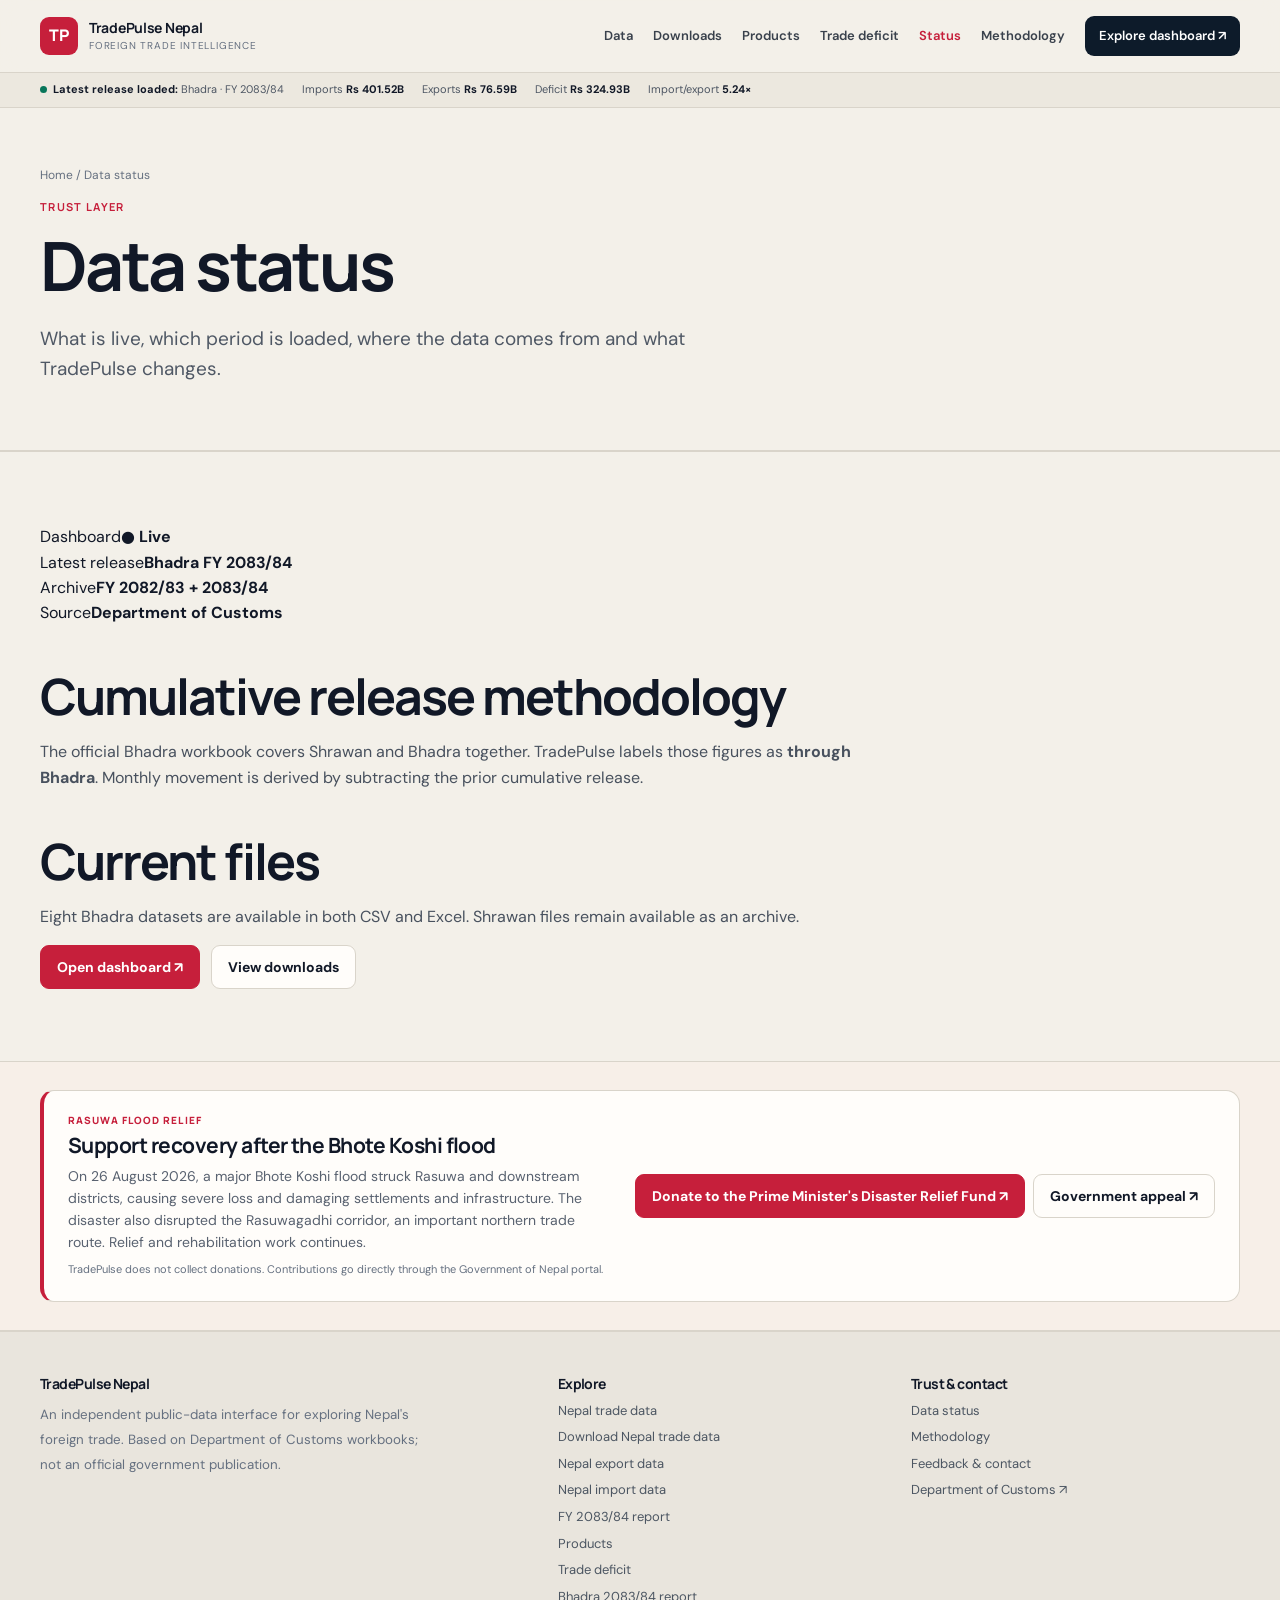
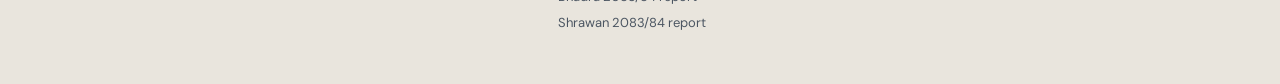
<file: status.html>
<!DOCTYPE html>

<html lang="en"><head><meta charset="utf-8"/><meta content="width=device-width,initial-scale=1" name="viewport"/><title>Nepal Trade Data Status &amp; Source | TradePulse Nepal</title><meta content="Latest TradePulse Nepal data status, cumulative release methodology, source coverage and downloadable files." name="description"/><link href="https://tradepulsenepal.com/status.html" rel="canonical"/><meta content="index,follow,max-image-preview:large" name="robots"/><meta content="website" property="og:type"/><meta content="TradePulse Nepal" property="og:site_name"/><meta content="Nepal Trade Data Status &amp; Source | TradePulse Nepal" property="og:title"/><meta content="Latest TradePulse Nepal data status, cumulative release methodology, source coverage and downloadable files." property="og:description"/><meta content="https://tradepulsenepal.com/status.html" property="og:url"/><meta content="summary_large_image" name="twitter:card"/><meta content="#c61f3b" name="theme-color"/><link href="favicon.svg" rel="icon"/><link href="manifest.webmanifest" rel="manifest"/><link href="styles.css?v=20260906-5" rel="stylesheet"/><meta content="TradePulse Nepal" name="author"/><meta content="TradePulse Nepal" name="application-name"/><meta content="en_NP" property="og:locale"/><meta content="https://tradepulsenepal.com/social-preview.png" property="og:image"/><meta content="1200" property="og:image:width"/><meta content="630" property="og:image:height"/><meta content="TradePulse Nepal — Nepal import and export data" property="og:image:alt"/><meta content="Nepal Trade Data Status &amp; Source | TradePulse Nepal" name="twitter:title"/><meta content="Latest TradePulse Nepal data status, cumulative release methodology, source coverage and downloadable files." name="twitter:description"/><meta content="https://tradepulsenepal.com/social-preview.png" name="twitter:image"/><script type="application/ld+json">{"@context":"https://schema.org","@graph":[{"@type":"Organization","@id":"https://tradepulsenepal.com/#organization","name":"TradePulse Nepal","url":"https://tradepulsenepal.com/","description":"Independent public-data project that processes and explains Nepal foreign trade statistics from Department of Customs releases."},{"@type":"WebSite","@id":"https://tradepulsenepal.com/#website","url":"https://tradepulsenepal.com/","name":"TradePulse Nepal","publisher":{"@id":"https://tradepulsenepal.com/#organization"},"inLanguage":"en"},{"@type":"WebPage","@id":"https://tradepulsenepal.com/status.html#webpage","url":"https://tradepulsenepal.com/status.html","name":"Nepal Trade Data Status & Source | TradePulse Nepal","description":"Latest TradePulse Nepal data status, cumulative release methodology, source coverage and downloadable files.","isPartOf":{"@id":"https://tradepulsenepal.com/#website"},"dateModified":"2026-09-28","publisher":{"@id":"https://tradepulsenepal.com/#organization"},"inLanguage":"en"}]}</script><style id="tp-relief-style">.relief-appeal{padding:28px 0;background:#f7efe8;border-top:1px solid var(--line);border-bottom:1px solid var(--line)}
.relief-card{display:grid;grid-template-columns:1fr auto;gap:28px;align-items:center;background:var(--surface);border:1px solid var(--line);border-left:4px solid var(--red);border-radius:14px;padding:22px 24px}
.relief-kicker{font:800 10px Manrope,sans-serif;letter-spacing:.11em;text-transform:uppercase;color:var(--red);margin-bottom:7px}
.relief-card h3{margin:0 0 8px;font-size:21px}.relief-card p{margin:0;color:#596270;font-size:14px;max-width:820px}
.relief-actions{display:flex;gap:8px;flex-wrap:wrap;justify-content:flex-end}.relief-note{margin-top:8px!important;font-size:11px!important;color:var(--muted)!important}
@media(max-width:760px){.relief-card{grid-template-columns:1fr;gap:16px;padding:19px}.relief-actions{justify-content:flex-start}.relief-actions .btn{width:100%}}</style></head><body><header class="site-head"><div class="wrap nav"><a class="brand" href="index.html"><span class="brand-mark">TP</span><span class="brand-copy"><strong>TradePulse Nepal</strong><span>Foreign trade intelligence</span></span></a><button aria-label="Toggle navigation" class="menu">Menu</button><nav class="navlinks"><a href="nepal-trade-data.html">Data</a><a href="nepal-trade-data-download.html">Downloads</a><a href="products.html">Products</a><a href="trade-deficit.html">Trade deficit</a><a aria-current="page" href="status.html">Status</a><a href="about.html">Methodology</a><a class="nav-cta" href="https://tradepulsenepal.streamlit.app/" rel="noopener" target="_blank">Explore dashboard ↗</a></nav></div></header><div class="ticker"><div class="wrap ticker-inner"><span><i class="live-dot"></i><b>Latest release loaded:</b> Bhadra · FY 2083/84</span><span>Imports <b>Rs 401.52B</b></span><span>Exports <b>Rs 76.59B</b></span><span>Deficit <b>Rs 324.93B</b></span><span>Import/export <b>5.24×</b></span></div></div><main><section class="page-hero"><div class="wrap"><div class="crumb"><a href="index.html">Home</a> / Data status</div><div class="eyebrow">Trust layer</div><h1>Data status</h1><p class="lede">What is live, which period is loaded, where the data comes from and what TradePulse changes.</p></div></section><section class="section"><div class="wrap"><div class="status-grid"><div><span>Dashboard</span><b>● Live</b></div><div><span>Latest release</span><b>Bhadra FY 2083/84</b></div><div><span>Archive</span><b>FY 2082/83 + 2083/84</b></div><div><span>Source</span><b>Department of Customs</b></div></div><div class="prose" style="margin-top:30px"><h2>Cumulative release methodology</h2><p>The official Bhadra workbook covers Shrawan and Bhadra together. TradePulse labels those figures as <b>through Bhadra</b>. Monthly movement is derived by subtracting the prior cumulative release.</p><h2>Current files</h2><p>Eight Bhadra datasets are available in both CSV and Excel. Shrawan files remain available as an archive.</p><div class="actions"><a class="btn primary" href="https://tradepulsenepal.streamlit.app/" rel="noopener" target="_blank">Open dashboard ↗</a><a class="btn" href="nepal-trade-data-download.html">View downloads</a></div></div></div></section></main><section aria-label="Rasuwa flood relief appeal" class="relief-appeal"><div class="wrap"><div class="relief-card"><div><div class="relief-kicker">Rasuwa flood relief</div><h3>Support recovery after the Bhote Koshi flood</h3><p>On 26 August 2026, a major Bhote Koshi flood struck Rasuwa and downstream districts, causing severe loss and damaging settlements and infrastructure. The disaster also disrupted the Rasuwagadhi corridor, an important northern trade route. Relief and rehabilitation work continues.</p><p class="relief-note">TradePulse does not collect donations. Contributions go directly through the Government of Nepal portal.</p></div><div class="relief-actions"><a class="btn primary" href="https://pmdrf.nchl.com.np/" rel="noopener" target="_blank">Donate to the Prime Minister's Disaster Relief Fund ↗</a><a class="btn" href="https://www.moha.gov.np/en/post/ha-ra-tha-ka-apa-l-11" rel="noopener" target="_blank">Government appeal ↗</a></div></div></div></section><footer class="footer"><div class="wrap footer-grid"><div class="footer-brand"><h4>TradePulse Nepal</h4><small>An independent public-data interface for exploring Nepal's foreign trade. Based on Department of Customs workbooks; not an official government publication.</small></div><div><h4>Explore</h4><a href="nepal-trade-data.html">Nepal trade data</a><a href="nepal-trade-data-download.html">Download Nepal trade data</a><a href="nepal-export-data.html">Nepal export data</a><a href="nepal-import-data.html">Nepal import data</a><a href="nepal-trade-data-2083-84.html">FY 2083/84 report</a><a href="products.html">Products</a><a href="trade-deficit.html">Trade deficit</a><a href="bhadra-2083-84-trade-report.html">Bhadra 2083/84 report</a><a href="shrawan-2083-84-trade-report.html">Shrawan 2083/84 report</a></div><div><h4>Trust &amp; contact</h4><a href="status.html">Data status</a><a href="about.html">Methodology</a><a href="about.html#feedback">Feedback &amp; contact</a><a href="https://customs.gov.np/category/summary-of-business-revenue-2083-084/?page=1" rel="noopener" target="_blank">Department of Customs ↗</a></div></div></footer><script src="script.js?v=20260906-5"></script></body></html>
</file>
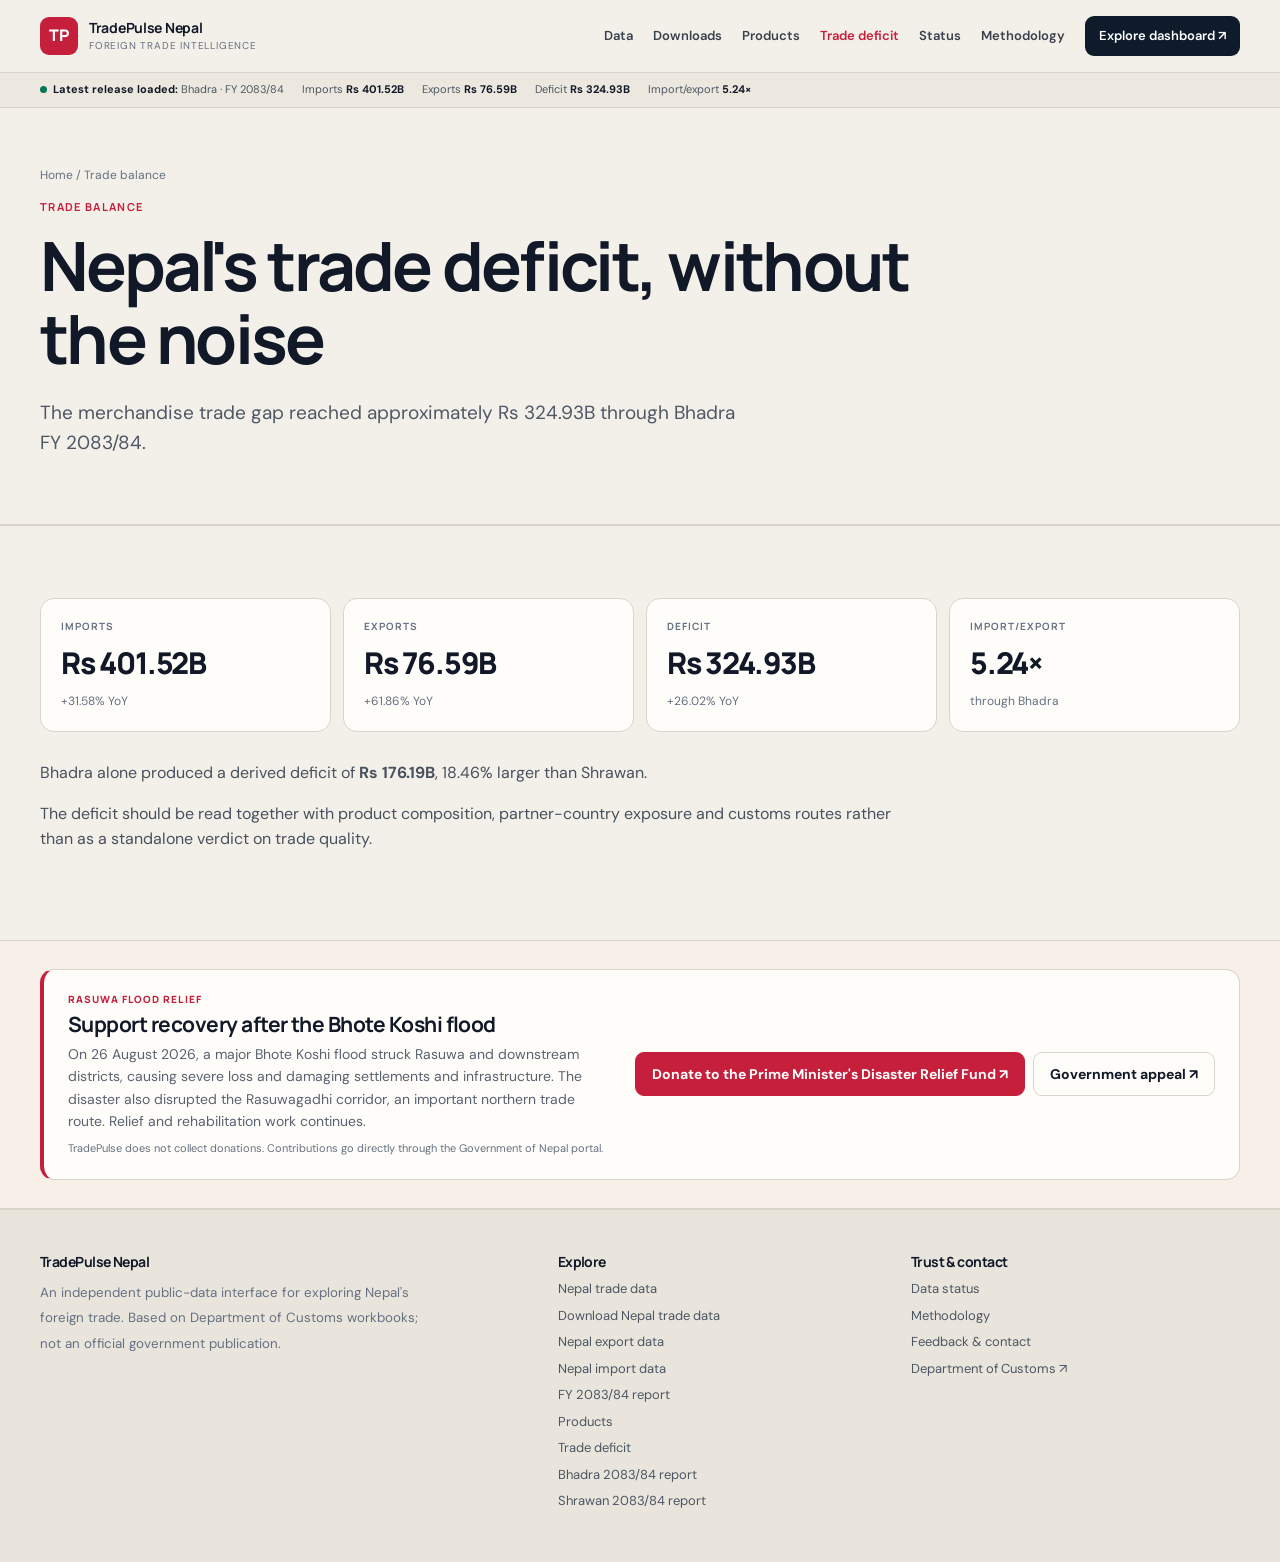
<file: trade-deficit.html>
<!DOCTYPE html>

<html lang="en"><head><meta charset="utf-8"/><meta content="width=device-width,initial-scale=1" name="viewport"/><title>Nepal Trade Deficit 2083/84: Bhadra Data &amp; Ratio | TradePulse Nepal</title><meta content="Nepal merchandise trade deficit through Bhadra FY 2083/84: Rs 324.93B, up 26.02% year on year." name="description"/><link href="https://tradepulsenepal.com/trade-deficit.html" rel="canonical"/><meta content="index,follow,max-image-preview:large" name="robots"/><meta content="website" property="og:type"/><meta content="TradePulse Nepal" property="og:site_name"/><meta content="Nepal Trade Deficit 2083/84: Bhadra Data &amp; Ratio | TradePulse Nepal" property="og:title"/><meta content="Nepal merchandise trade deficit through Bhadra FY 2083/84: Rs 324.93B, up 26.02% year on year." property="og:description"/><meta content="https://tradepulsenepal.com/trade-deficit.html" property="og:url"/><meta content="summary_large_image" name="twitter:card"/><meta content="#c61f3b" name="theme-color"/><link href="favicon.svg" rel="icon"/><link href="manifest.webmanifest" rel="manifest"/><link href="styles.css?v=20260906-5" rel="stylesheet"/><meta content="TradePulse Nepal" name="author"/><meta content="TradePulse Nepal" name="application-name"/><meta content="en_NP" property="og:locale"/><meta content="https://tradepulsenepal.com/social-preview.png" property="og:image"/><meta content="1200" property="og:image:width"/><meta content="630" property="og:image:height"/><meta content="TradePulse Nepal — Nepal import and export data" property="og:image:alt"/><meta content="Nepal Trade Deficit 2083/84: Bhadra Data &amp; Ratio | TradePulse Nepal" name="twitter:title"/><meta content="Nepal merchandise trade deficit through Bhadra FY 2083/84: Rs 324.93B, up 26.02% year on year." name="twitter:description"/><meta content="https://tradepulsenepal.com/social-preview.png" name="twitter:image"/><script type="application/ld+json">{"@context":"https://schema.org","@graph":[{"@type":"Organization","@id":"https://tradepulsenepal.com/#organization","name":"TradePulse Nepal","url":"https://tradepulsenepal.com/","description":"Independent public-data project that processes and explains Nepal foreign trade statistics from Department of Customs releases."},{"@type":"WebSite","@id":"https://tradepulsenepal.com/#website","url":"https://tradepulsenepal.com/","name":"TradePulse Nepal","publisher":{"@id":"https://tradepulsenepal.com/#organization"},"inLanguage":"en"},{"@type":"WebPage","@id":"https://tradepulsenepal.com/trade-deficit.html#webpage","url":"https://tradepulsenepal.com/trade-deficit.html","name":"Nepal Trade Deficit 2083/84: Bhadra Data & Ratio | TradePulse Nepal","description":"Nepal merchandise trade deficit through Bhadra FY 2083/84: Rs 324.93B, up 26.02% year on year.","isPartOf":{"@id":"https://tradepulsenepal.com/#website"},"dateModified":"2026-09-28","publisher":{"@id":"https://tradepulsenepal.com/#organization"},"inLanguage":"en"}]}</script><style id="tp-relief-style">.relief-appeal{padding:28px 0;background:#f7efe8;border-top:1px solid var(--line);border-bottom:1px solid var(--line)}
.relief-card{display:grid;grid-template-columns:1fr auto;gap:28px;align-items:center;background:var(--surface);border:1px solid var(--line);border-left:4px solid var(--red);border-radius:14px;padding:22px 24px}
.relief-kicker{font:800 10px Manrope,sans-serif;letter-spacing:.11em;text-transform:uppercase;color:var(--red);margin-bottom:7px}
.relief-card h3{margin:0 0 8px;font-size:21px}.relief-card p{margin:0;color:#596270;font-size:14px;max-width:820px}
.relief-actions{display:flex;gap:8px;flex-wrap:wrap;justify-content:flex-end}.relief-note{margin-top:8px!important;font-size:11px!important;color:var(--muted)!important}
@media(max-width:760px){.relief-card{grid-template-columns:1fr;gap:16px;padding:19px}.relief-actions{justify-content:flex-start}.relief-actions .btn{width:100%}}</style></head><body><header class="site-head"><div class="wrap nav"><a class="brand" href="index.html"><span class="brand-mark">TP</span><span class="brand-copy"><strong>TradePulse Nepal</strong><span>Foreign trade intelligence</span></span></a><button aria-label="Toggle navigation" class="menu">Menu</button><nav class="navlinks"><a href="nepal-trade-data.html">Data</a><a href="nepal-trade-data-download.html">Downloads</a><a href="products.html">Products</a><a aria-current="page" href="trade-deficit.html">Trade deficit</a><a href="status.html">Status</a><a href="about.html">Methodology</a><a class="nav-cta" href="https://tradepulsenepal.streamlit.app/" rel="noopener" target="_blank">Explore dashboard ↗</a></nav></div></header><div class="ticker"><div class="wrap ticker-inner"><span><i class="live-dot"></i><b>Latest release loaded:</b> Bhadra · FY 2083/84</span><span>Imports <b>Rs 401.52B</b></span><span>Exports <b>Rs 76.59B</b></span><span>Deficit <b>Rs 324.93B</b></span><span>Import/export <b>5.24×</b></span></div></div><main><section class="page-hero"><div class="wrap"><div class="crumb"><a href="index.html">Home</a> / Trade balance</div><div class="eyebrow">Trade balance</div><h1>Nepal's trade deficit, without the noise</h1><p class="lede">The merchandise trade gap reached approximately Rs 324.93B through Bhadra FY 2083/84.</p></div></section><section class="section"><div class="wrap"><div class="metrics"><div class="metric"><div class="metric-label">Imports</div><div class="metric-value">Rs 401.52B</div><div class="metric-note">+31.58% YoY</div></div><div class="metric"><div class="metric-label">Exports</div><div class="metric-value">Rs 76.59B</div><div class="metric-note">+61.86% YoY</div></div><div class="metric"><div class="metric-label">Deficit</div><div class="metric-value">Rs 324.93B</div><div class="metric-note">+26.02% YoY</div></div><div class="metric"><div class="metric-label">Import/export</div><div class="metric-value">5.24×</div><div class="metric-note">through Bhadra</div></div></div><div class="prose" style="margin-top:28px"><p>Bhadra alone produced a derived deficit of <b>Rs 176.19B</b>, 18.46% larger than Shrawan.</p><p>The deficit should be read together with product composition, partner-country exposure and customs routes rather than as a standalone verdict on trade quality.</p></div></div></section></main><section aria-label="Rasuwa flood relief appeal" class="relief-appeal"><div class="wrap"><div class="relief-card"><div><div class="relief-kicker">Rasuwa flood relief</div><h3>Support recovery after the Bhote Koshi flood</h3><p>On 26 August 2026, a major Bhote Koshi flood struck Rasuwa and downstream districts, causing severe loss and damaging settlements and infrastructure. The disaster also disrupted the Rasuwagadhi corridor, an important northern trade route. Relief and rehabilitation work continues.</p><p class="relief-note">TradePulse does not collect donations. Contributions go directly through the Government of Nepal portal.</p></div><div class="relief-actions"><a class="btn primary" href="https://pmdrf.nchl.com.np/" rel="noopener" target="_blank">Donate to the Prime Minister's Disaster Relief Fund ↗</a><a class="btn" href="https://www.moha.gov.np/en/post/ha-ra-tha-ka-apa-l-11" rel="noopener" target="_blank">Government appeal ↗</a></div></div></div></section><footer class="footer"><div class="wrap footer-grid"><div class="footer-brand"><h4>TradePulse Nepal</h4><small>An independent public-data interface for exploring Nepal's foreign trade. Based on Department of Customs workbooks; not an official government publication.</small></div><div><h4>Explore</h4><a href="nepal-trade-data.html">Nepal trade data</a><a href="nepal-trade-data-download.html">Download Nepal trade data</a><a href="nepal-export-data.html">Nepal export data</a><a href="nepal-import-data.html">Nepal import data</a><a href="nepal-trade-data-2083-84.html">FY 2083/84 report</a><a href="products.html">Products</a><a href="trade-deficit.html">Trade deficit</a><a href="bhadra-2083-84-trade-report.html">Bhadra 2083/84 report</a><a href="shrawan-2083-84-trade-report.html">Shrawan 2083/84 report</a></div><div><h4>Trust &amp; contact</h4><a href="status.html">Data status</a><a href="about.html">Methodology</a><a href="about.html#feedback">Feedback &amp; contact</a><a href="https://customs.gov.np/category/summary-of-business-revenue-2083-084/?page=1" rel="noopener" target="_blank">Department of Customs ↗</a></div></div></footer><script src="script.js?v=20260906-5"></script></body></html>
</file>
<file: styles.css>
@import url('https://fonts.googleapis.com/css2?family=DM+Sans:wght@400;500;600;700&family=Manrope:wght@500;600;700;800&display=swap');
:root{
 --paper:#f3f0e9; --surface:#fffdfa; --ink:#111827; --muted:#657080; --line:#d9d4ca;
 --red:#c61f3b; --red2:#96152a; --navy:#0d1b2a; --blue:#2457d6; --green:#08765a; --amber:#a76400;
 --max:1200px; --shadow:0 16px 40px rgba(25,34,46,.07);
}
*{box-sizing:border-box} html{scroll-behavior:smooth} body{margin:0;background:var(--paper);color:var(--ink);font-family:'DM Sans',system-ui,-apple-system,sans-serif;line-height:1.58;-webkit-font-smoothing:antialiased}
a{color:inherit} img,svg{max-width:100%;display:block}.wrap{width:min(var(--max),calc(100% - 40px));margin:auto}
.site-head{position:sticky;top:0;z-index:100;background:rgba(243,240,233,.96);border-bottom:1px solid var(--line);backdrop-filter:blur(12px)}
.nav{height:72px;display:flex;align-items:center;justify-content:space-between;gap:24px}.brand{display:flex;gap:11px;align-items:center;text-decoration:none}.brand-mark{width:38px;height:38px;background:var(--red);color:#fff;display:grid;place-items:center;font-family:Manrope,sans-serif;font-weight:800;border-radius:9px}.brand-copy strong{display:block;font:700 14px Manrope,sans-serif;letter-spacing:-.02em}.brand-copy span{display:block;color:var(--muted);font-size:10px;letter-spacing:.08em;text-transform:uppercase;margin-top:1px}.navlinks{display:flex;align-items:center;gap:20px;font-size:13px;font-weight:600}.navlinks a{text-decoration:none;color:#39414c}.navlinks a:hover,.navlinks a[aria-current='page']{color:var(--red)}.nav-cta{background:var(--navy)!important;color:#fff!important;padding:10px 14px;border-radius:9px}.menu{display:none;border:1px solid var(--line);background:var(--surface);border-radius:8px;padding:8px 10px;font-weight:700}
.ticker{border-bottom:1px solid var(--line);background:#ece8df}.ticker-inner{min-height:34px;display:flex;align-items:center;gap:18px;overflow:auto;scrollbar-width:none;white-space:nowrap;font-size:11px;color:#4d5663}.ticker-inner::-webkit-scrollbar{display:none}.live-dot{width:7px;height:7px;border-radius:50%;background:var(--green);display:inline-block;margin-right:6px}.ticker b{color:var(--ink)}
.hero{padding:70px 0 50px;border-bottom:1px solid var(--line)}.hero-grid{display:grid;grid-template-columns:1.08fr .92fr;gap:58px;align-items:center}.eyebrow{font:700 11px Manrope,sans-serif;text-transform:uppercase;letter-spacing:.12em;color:var(--red)}h1,h2,h3,h4{font-family:Manrope,sans-serif;line-height:1.08;letter-spacing:-.04em;margin-top:0}h1{font-size:clamp(48px,7vw,82px);margin:15px 0 22px;max-width:760px}h2{font-size:clamp(32px,4.2vw,50px);margin-bottom:14px}h3{font-size:22px;letter-spacing:-.025em}.lede{font-size:19px;color:#4f5865;max-width:700px;margin:0 0 28px}.actions{display:flex;gap:11px;flex-wrap:wrap}.btn{display:inline-flex;align-items:center;justify-content:center;min-height:44px;padding:0 16px;border:1px solid var(--line);border-radius:9px;background:var(--surface);text-decoration:none;font-weight:700;font-size:14px;transition:.18s ease}.btn:hover{transform:translateY(-1px);border-color:#aaa397}.btn.primary{background:var(--red);border-color:var(--red);color:#fff}.btn.primary:hover{background:var(--red2)}.btn.dark{background:var(--navy);border-color:var(--navy);color:#fff}
.instrument{background:var(--navy);color:#fff;border-radius:22px;padding:26px;box-shadow:0 28px 60px rgba(13,27,42,.20);position:relative;overflow:hidden}.instrument:after{content:'';position:absolute;inset:auto -70px -100px auto;width:220px;height:220px;border:1px solid rgba(255,255,255,.16);border-radius:50%;box-shadow:0 0 0 28px rgba(255,255,255,.035),0 0 0 58px rgba(255,255,255,.02)}.instrument-head{display:flex;align-items:center;justify-content:space-between;font-size:11px;text-transform:uppercase;letter-spacing:.1em;color:#aeb8c5}.instrument-period{color:#fff;font-weight:700}.ratio{display:grid;grid-template-columns:1fr 130px;gap:22px;align-items:center;padding:26px 0 20px}.ratio-big{font:800 58px Manrope,sans-serif;letter-spacing:-.06em}.ratio-label{color:#aeb8c5;font-size:13px}.ring{width:124px;height:124px;border-radius:50%;background:conic-gradient(#fff 0 17.11%,#c61f3b 17.11% 100%);position:relative}.ring:after{content:'';position:absolute;inset:13px;border-radius:50%;background:var(--navy)}.ring-copy{position:absolute;inset:0;z-index:2;display:grid;place-items:center;text-align:center;font-size:10px;color:#cbd4dd}.ring-copy b{display:block;color:#fff;font-size:17px}.meter{border-top:1px solid #314051;padding-top:18px}.meter-row{display:grid;grid-template-columns:92px 1fr 74px;gap:10px;align-items:center;margin:10px 0;font-size:12px}.meter-bar{height:9px;background:#283748;border-radius:100px;overflow:hidden}.meter-fill{height:100%;background:#fff}.meter-row.export .meter-fill{background:#d75b72}.meter-value{text-align:right;font-weight:700}
.snapshot{padding:30px 0}.metrics{display:grid;grid-template-columns:repeat(4,1fr);gap:12px}.metric{background:var(--surface);border:1px solid var(--line);padding:20px;border-radius:14px;min-height:132px}.metric-label{font:700 10px Manrope,sans-serif;color:var(--muted);letter-spacing:.1em;text-transform:uppercase}.metric-value{font:800 30px Manrope,sans-serif;letter-spacing:-.04em;margin:9px 0}.metric-note{font-size:12px;color:var(--muted)}.delta{font-size:11px;font-weight:700;margin-left:6px}.up{color:var(--green)}.pressure{color:var(--red)}
.section{padding:72px 0;border-top:1px solid var(--line)}.section-head{display:grid;grid-template-columns:1fr .78fr;gap:40px;align-items:end;margin-bottom:30px}.section-copy{font-size:16px;color:#596270;max-width:620px}.grid2{display:grid;grid-template-columns:repeat(2,1fr);gap:14px}.grid3{display:grid;grid-template-columns:repeat(3,1fr);gap:14px}.card{background:var(--surface);border:1px solid var(--line);border-radius:14px;padding:22px}.card p{color:#596270;margin-bottom:0}.link-card{text-decoration:none;transition:.18s ease}.link-card:hover{transform:translateY(-2px);border-color:#aaa397;box-shadow:var(--shadow)}.card-kicker{font-size:10px;color:var(--red);font-weight:800;text-transform:uppercase;letter-spacing:.1em}.arrow{margin-top:18px;color:var(--red);font-weight:700;font-size:13px}
.pulse-grid{display:grid;grid-template-columns:1.05fr .95fr;gap:18px}.yoy{background:#e7e3da;border:1px solid var(--line);padding:24px;border-radius:16px}.yoy-bars{height:260px;display:flex;align-items:end;justify-content:space-around;gap:24px;padding-top:20px;border-bottom:1px solid #bdb7ab}.yoy-bars>div{height:100%;display:flex;flex-direction:column;justify-content:flex-end}.pair{height:190px;display:flex;align-items:flex-end;gap:9px;position:relative;padding-bottom:0;overflow:visible}.col{width:38px;background:#9199a3;border-radius:5px 5px 0 0;position:relative}.col.current{background:var(--red)}.col span{position:absolute;left:50%;transform:translateX(-50%);bottom:calc(100% + 7px);font-size:10px;font-weight:700;white-space:nowrap}.pair-label{text-align:center;font-size:11px;font-weight:700;margin-top:10px}.legend{display:flex;gap:16px;font-size:11px;color:var(--muted);margin-top:15px}.swatch{width:9px;height:9px;display:inline-block;border-radius:2px;margin-right:5px}.swatch.old{background:#9199a3}.swatch.new{background:var(--red)}
.signal-stack{display:grid;gap:10px}.signal{background:var(--surface);border:1px solid var(--line);padding:18px;border-radius:12px;display:grid;grid-template-columns:auto 1fr;gap:14px;align-items:start}.signal-no{width:34px;height:34px;border:1px solid var(--line);border-radius:50%;display:grid;place-items:center;font-weight:800;font-size:12px}.signal strong{display:block;font:700 16px Manrope,sans-serif}.signal p{margin:4px 0 0;color:var(--muted);font-size:13px}
.dark-section{background:var(--navy);color:#fff;padding:72px 0}.dark-section h2{color:#fff}.dark-section .section-copy{color:#b9c3cf}.product-grid{display:grid;grid-template-columns:1fr 1fr;gap:18px}.product-panel{border-top:1px solid #344354;padding-top:18px}.panel-head{display:flex;justify-content:space-between;gap:20px;align-items:center;margin-bottom:18px}.panel-head h3{margin:0;color:#fff}.panel-head span{font-size:11px;color:#9facba}.bars{display:grid;gap:13px}.bar-row{display:grid;grid-template-columns:minmax(130px,1.25fr) minmax(100px,1fr) 72px;gap:11px;align-items:center}.bar-name{font-size:12px;color:#dbe1e7;overflow:hidden;text-overflow:ellipsis;white-space:nowrap}.bar-track{height:8px;background:#243547;border-radius:20px;overflow:hidden}.bar-fill{height:100%;background:#fff}.export-bars .bar-fill{background:#d75b72}.bar-val{text-align:right;font-size:11px;font-weight:700;color:#fff}
.status-strip{display:grid;grid-template-columns:repeat(4,1fr);gap:0;border:1px solid var(--line);border-radius:14px;overflow:hidden;background:var(--surface)}.status-cell{padding:18px;border-right:1px solid var(--line)}.status-cell:last-child{border:0}.status-cell span{display:block;font-size:10px;text-transform:uppercase;letter-spacing:.09em;color:var(--muted);font-weight:700}.status-cell strong{display:block;font:700 15px Manrope,sans-serif;margin-top:5px}.ok{color:var(--green)}
.question-grid{display:grid;grid-template-columns:repeat(4,1fr);gap:10px}.question{min-height:150px;background:var(--surface);border:1px solid var(--line);padding:18px;border-radius:12px;text-decoration:none;display:flex;flex-direction:column;justify-content:space-between}.question small{color:var(--red);font-weight:800;text-transform:uppercase;letter-spacing:.08em}.question strong{font:700 17px Manrope,sans-serif;line-height:1.25}.question:hover{border-color:#9f978b}
.page-hero{padding:58px 0 38px;border-bottom:1px solid var(--line)}.page-hero h1{font-size:clamp(43px,6vw,68px);max-width:920px}.crumb{font-size:12px;color:var(--muted);margin-bottom:14px}.crumb a{text-decoration:none}.prose{max-width:860px}.prose p,.prose li{font-size:16px;color:#48515e}.prose h2{margin-top:44px}.prose h3{margin-top:28px}.callout{margin:25px 0;padding:18px 20px;background:var(--surface);border:1px solid var(--line);border-left:4px solid var(--red);border-radius:0 10px 10px 0}.two-col-prose{display:grid;grid-template-columns:1fr 1fr;gap:14px}.method-card{background:var(--surface);border:1px solid var(--line);padding:22px;border-radius:12px}.method-card p:last-child{margin-bottom:0}.risk{border-left:4px solid var(--red)}.opportunity{border-left:4px solid var(--green)}
.rank-table{width:100%;border-collapse:collapse;background:var(--surface);border:1px solid var(--line)}.rank-table th,.rank-table td{text-align:left;padding:13px 15px;border-bottom:1px solid var(--line)}.rank-table th{font:700 10px Manrope,sans-serif;text-transform:uppercase;letter-spacing:.09em;color:var(--muted);background:#ebe7df}.rank-table td:last-child{text-align:right;font-weight:700}.rank-table tr:last-child td{border-bottom:0}.table-wrap{overflow:auto;border-radius:12px}
.feedback-box{background:var(--surface);border:1px solid var(--line);border-radius:14px;padding:24px}.feedback-grid{display:grid;grid-template-columns:1fr 1fr;gap:12px}.field label{font-size:11px;font-weight:700;color:var(--muted);display:block;margin-bottom:5px}.field input,.field select,.field textarea{width:100%;border:1px solid var(--line);background:#fff;padding:11px 12px;border-radius:8px;font:inherit;color:var(--ink)}.field textarea{min-height:120px;resize:vertical}.field.full{grid-column:1/-1}.contact-cards{display:grid;grid-template-columns:repeat(3,1fr);gap:10px;margin-top:16px}.contact-card{background:#ece8df;border:1px solid var(--line);border-radius:10px;padding:14px}.contact-card b{display:block;font-size:11px;text-transform:uppercase;letter-spacing:.08em;margin-bottom:4px}.contact-card a{text-decoration:none;color:#3c4653;font-size:13px}.citation{display:flex;gap:10px;align-items:center;background:#ece8df;border:1px solid var(--line);padding:13px 14px;border-radius:10px;font-family:ui-monospace,SFMono-Regular,Menlo,monospace;font-size:12px}.copy-btn{margin-left:auto;border:1px solid var(--line);background:#fff;border-radius:7px;padding:6px 9px;cursor:pointer}
.source-note{font-size:12px;color:var(--muted);margin-top:13px}.source-note a{color:var(--red)}.footer{padding:44px 0;background:#e9e5dd;border-top:1px solid var(--line)}.footer-grid{display:grid;grid-template-columns:1.5fr 1fr 1fr;gap:24px}.footer h4{margin:0 0 10px;font-size:14px}.footer a{display:block;text-decoration:none;color:#4c5662;margin:6px 0;font-size:13px}.footer small{color:var(--muted)}.footer-brand{max-width:400px}
.reveal{opacity:0;transform:translateY(10px);transition:.45s ease}.reveal.visible{opacity:1;transform:none}
@media(max-width:980px){.hero-grid,.pulse-grid,.section-head{grid-template-columns:1fr}.metrics{grid-template-columns:repeat(2,1fr)}.grid3,.question-grid{grid-template-columns:repeat(2,1fr)}.product-grid{grid-template-columns:1fr}.status-strip{grid-template-columns:repeat(2,1fr)}.status-cell:nth-child(2){border-right:0}.status-cell:nth-child(-n+2){border-bottom:1px solid var(--line)}}
@media(max-width:760px){.wrap{width:min(var(--max),calc(100% - 28px))}.nav{height:64px}.menu{display:block}.navlinks{display:none;position:absolute;left:14px;right:14px;top:68px;background:var(--surface);border:1px solid var(--line);border-radius:12px;padding:12px;flex-direction:column;align-items:stretch;box-shadow:var(--shadow)}.navlinks.open{display:flex}.hero{padding:48px 0 36px}.hero-grid{gap:30px}h1{font-size:47px}.lede{font-size:17px}.ratio{grid-template-columns:1fr 108px}.ring{width:104px;height:104px}.ratio-big{font-size:50px}.metrics,.grid2,.grid3,.question-grid,.two-col-prose,.feedback-grid,.contact-cards,.footer-grid{grid-template-columns:1fr}.status-strip{grid-template-columns:1fr}.status-cell{border-right:0;border-bottom:1px solid var(--line)!important}.status-cell:last-child{border-bottom:0!important}.section,.dark-section{padding:52px 0}.product-grid{gap:36px}.bar-row{grid-template-columns:1fr}.bar-val{text-align:left}.yoy-bars{height:220px}.footer-grid{gap:26px}.field.full{grid-column:auto}}

/* SEO V2: current-report and editorial utility styles */
.report-meta{display:flex;flex-wrap:wrap;gap:8px 18px;margin-top:20px;color:var(--muted);font-size:12px}.report-meta span{padding-right:18px;border-right:1px solid var(--line)}.report-meta span:last-child{border-right:0}.compact-seo{padding:38px 0}.compact-seo .callout{margin:0}.compact-seo h3{margin:0 0 8px}.seo-release{background:#efeae1}.faq-list{display:grid;gap:9px}.faq-list details{background:var(--surface);border:1px solid var(--line);border-radius:11px;padding:0 18px}.faq-list summary{cursor:pointer;font:700 15px Manrope,sans-serif;padding:16px 0;list-style-position:outside}.faq-list details p{margin:0 0 17px}.dark-table .rank-table{background:transparent;border-color:#344354;color:#fff}.dark-table .rank-table td{border-color:#344354;color:#e6ebf0}.dark-table .rank-table td:last-child{color:#fff}.dark-table .rank-table tr:hover{background:#13273a}.report-hero h1{max-width:1000px}
@media(max-width:760px){.report-meta{display:grid;gap:6px}.report-meta span{border-right:0;padding-right:0}.compact-seo{padding:30px 0}}

/* Intelligence report */
.report-highlight{margin-top:28px;border:1px solid #344354;border-radius:14px;padding:20px;display:grid;grid-template-columns:auto 1fr;gap:18px;align-items:center}.report-highlight strong{font:800 clamp(38px,5vw,62px) Manrope,sans-serif;color:#fff}.report-highlight span{color:#c7d0d9;line-height:1.6}.route-section{background:#ebe7df}.route-grid{display:grid;grid-template-columns:repeat(4,1fr);gap:10px}.route-stat{background:var(--surface);border:1px solid var(--line);border-radius:12px;padding:20px}.route-stat span,.route-stat small{display:block;color:var(--muted)}.route-stat span{font-size:11px;text-transform:uppercase;letter-spacing:.08em;font-weight:800}.route-stat strong{display:block;font:750 25px Manrope,sans-serif;margin:8px 0}.route-stat small{font-size:12px}.report-source{border-top:1px solid var(--line)}@media(max-width:900px){.route-grid{grid-template-columns:repeat(2,1fr)}}@media(max-width:600px){.route-grid{grid-template-columns:1fr}.report-highlight{grid-template-columns:1fr}}


/* SEO V3 — downloadable data library */
.data-hero{background:linear-gradient(180deg,#f6f3ed 0%,var(--paper) 100%)}
.data-hero h1{max-width:980px}.data-hero .lede{max-width:820px}
.download-grid{display:grid;grid-template-columns:repeat(3,minmax(0,1fr));gap:14px}
.download-card{background:var(--surface);border:1px solid var(--line);border-radius:14px;padding:22px;display:flex;flex-direction:column;justify-content:space-between;gap:20px;min-height:260px}
.download-card.featured{background:#ebe7df}.download-card h3{margin:10px 0 8px;font-size:21px}.download-card p{margin:0;color:#596270;font-size:14px}.file-type{display:inline-flex;align-items:center;padding:4px 7px;border-radius:5px;background:#f1d7dc;color:var(--red2);font:800 9px Manrope,sans-serif;letter-spacing:.09em}.file-type.light{background:#23364a;color:#fff}.file-meta{display:flex;justify-content:space-between;gap:12px;color:var(--muted);font-size:11px;border-top:1px solid var(--line);padding-top:12px}.download-card .btn{align-self:flex-start}.download-pack{display:flex;justify-content:space-between;align-items:center;gap:30px;border:1px solid #344354;border-radius:16px;padding:24px}.download-pack h3{color:#fff;margin:10px 0 7px}.download-pack p{color:#b9c3cf;margin:0}.data-promo{background:#efebe3}.rank-table code{font-family:ui-monospace,SFMono-Regular,Menlo,monospace;font-size:12px;color:#46505d}.muted{color:var(--muted)}
@media(max-width:980px){.download-grid{grid-template-columns:repeat(2,minmax(0,1fr))}.download-pack{align-items:flex-start;flex-direction:column}}
@media(max-width:760px){.download-grid{grid-template-columns:1fr}.download-card{min-height:0}.download-pack{padding:20px}.pair{height:150px}}


/* SEO V4 — production data library */
.data-library-section{background:#f3f0e9}
.dataset-grid{display:grid;grid-template-columns:repeat(2,minmax(0,1fr));gap:18px;align-items:start}
.dataset-card{background:var(--surface);border:1px solid var(--line);border-radius:16px;padding:24px;box-shadow:0 8px 24px rgba(13,27,42,.045);min-width:0}
.dataset-card:hover{border-color:#bdb5a9;box-shadow:0 12px 30px rgba(13,27,42,.065)}
.dataset-card-head{display:flex;justify-content:space-between;align-items:flex-start;gap:18px}
.dataset-card-head h3{margin:7px 0 0;font-size:21px;line-height:1.2}
.dataset-index{font:800 10px Manrope,sans-serif;letter-spacing:.12em;color:var(--red);text-transform:uppercase}
.format-badges{display:flex;flex-wrap:wrap;justify-content:flex-end;gap:6px}
.format-badges span{display:inline-flex;align-items:center;border:1px solid var(--line);border-radius:999px;padding:5px 8px;background:#f4f1eb;color:#4d5662;font:800 9px Manrope,sans-serif;letter-spacing:.06em}
.dataset-card>p{min-height:44px;margin:16px 0 18px;color:#596270;font-size:14px;line-height:1.55}
.dataset-meta{display:flex;flex-wrap:wrap;gap:7px 14px;padding:12px 0;border-top:1px solid var(--line);border-bottom:1px solid var(--line);color:var(--muted);font-size:11px}
.dataset-meta b{color:var(--ink)}
.dataset-actions{display:flex;flex-wrap:wrap;gap:8px;margin-top:16px}
.btn.compact{padding:9px 12px;font-size:11px;border-radius:8px}
.data-preview{margin-top:18px;border-top:1px solid var(--line);padding-top:2px}
.data-preview summary{display:flex;align-items:center;justify-content:space-between;gap:16px;cursor:pointer;padding:13px 0 8px;font:750 12px Manrope,sans-serif;color:var(--ink);list-style:none}
.data-preview summary::-webkit-details-marker{display:none}
.data-preview summary span:after{content:' +';color:var(--red);font-weight:900}
.data-preview[open] summary span:after{content:' –'}
.data-preview summary small{font:500 10px DM Sans,sans-serif;color:var(--muted)}
.preview-scroll{overflow:auto;max-width:100%;border:1px solid var(--line);border-radius:10px;background:#fff;scrollbar-width:thin}
.preview-table{width:max-content;min-width:100%;border-collapse:collapse;font-size:10px;line-height:1.35}
.preview-table th{position:sticky;top:0;background:#162536;color:#fff;text-align:left;padding:9px 10px;white-space:nowrap;font:700 9px Manrope,sans-serif;letter-spacing:.02em}
.preview-table td{padding:8px 10px;border-top:1px solid #ebe7df;white-space:nowrap;color:#374151;max-width:320px;overflow:hidden;text-overflow:ellipsis}
.preview-table tbody tr:nth-child(even){background:#fbfaf7}
.preview-note{margin:8px 0 0!important;min-height:0!important;color:var(--muted)!important;font-size:10px!important}
.download-pack-wrap{margin-top:22px;background:var(--navy);border-radius:16px;padding:4px}
.download-pack{border:0;margin:0;padding:24px}
.complete-card{background:#ece8df}
.direction-grid .complete-card{grid-column:1/-1}
@media(max-width:980px){.dataset-grid{grid-template-columns:1fr}}
@media(max-width:760px){.dataset-card{padding:19px}.dataset-card>p{min-height:0}.dataset-card-head{gap:10px}.dataset-actions{display:grid;grid-template-columns:1fr 1fr}.dataset-actions .btn{width:100%;text-align:center}.preview-scroll{margin-left:-4px;margin-right:-4px}.direction-grid .complete-card{grid-column:auto}}
@media(max-width:480px){.dataset-actions{grid-template-columns:1fr}.format-badges{max-width:92px}.dataset-card-head h3{font-size:19px}}


/* AI discoverability / provenance layer */
.source-citation-card{border:1px solid rgba(20,27,45,.14);background:#fff;border-radius:18px;padding:24px;box-shadow:0 8px 24px rgba(20,27,45,.05)}
.source-citation-card h2{margin:0 0 16px;font-size:clamp(1.35rem,2vw,1.8rem)}
.source-meta-grid{display:grid;grid-template-columns:repeat(4,minmax(0,1fr));gap:12px;margin:0 0 18px}
.source-meta-item{border:1px solid rgba(20,27,45,.10);border-radius:12px;padding:12px 14px;background:rgba(247,247,245,.7)}
.source-meta-item strong{display:block;font-size:.74rem;letter-spacing:.05em;text-transform:uppercase;color:#6c7280;margin-bottom:5px}
.source-meta-item span{display:block;font-weight:700;line-height:1.35}
.compact-citation{margin-top:16px}
@media (max-width:900px){.source-meta-grid{grid-template-columns:repeat(2,minmax(0,1fr))}}
@media (max-width:560px){.source-citation-card{padding:18px}.source-meta-grid{grid-template-columns:1fr}}
</file>
